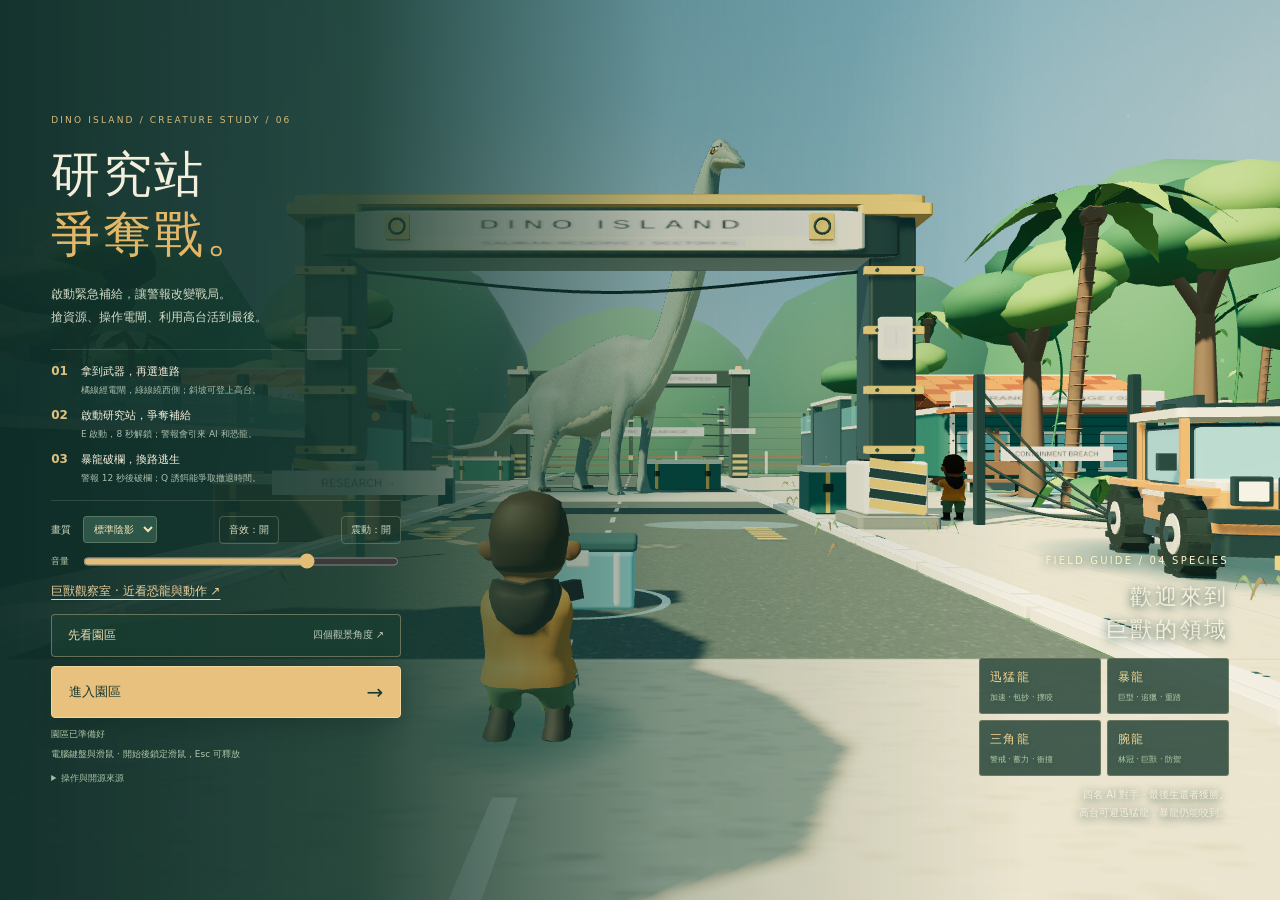
<file: index.html>
<!doctype html><html lang="zh-Hant"><head><meta charset="UTF-8"><meta name="viewport" content="width=device-width,initial-scale=1"><meta name="theme-color" content="#244e49"><title>恐龍島 — 巨獸禁區</title><link rel="icon" href="data:,">  <script type="module" crossorigin src="./assets/game-27f83cec.js"></script>
  <link rel="modulepreload" crossorigin href="./assets/CreatureMotion-9aa01bd0.js">
  <link rel="stylesheet" href="./assets/index-53382da6.css">
</head><body>
<div id="gameHUD">
 <header><div class="brand"><svg viewBox="0 0 48 48" aria-hidden="true"><path d="M7 36 12 26 10 15 22 6 39 9 43 19 33 24 24 20 21 28 29 38 24 42 17 34 13 42 7 42Z" fill="currentColor"/><circle cx="33" cy="13" r="2" fill="#244e49"/></svg><div><small>DINO ISLAND</small><h1>巨獸禁區</h1></div></div><div class="mission"><small>FIELD OBJECTIVE</small><b id="objective">前方藍箱：取得消音衝鋒槍</b><span id="zoneLabel"></span></div><div class="counters"><div><small>生還者</small><b id="remaining">5</b></div><div><small>擊倒</small><b id="kills">0</b></div><div><small>時間</small><b id="clock">0:00</b></div></div></header>
 <div class="heat"><span id="heatLabel">槍聲會吸引恐龍</span><div><i id="heatFill"></i></div></div><div id="feed"></div><div id="notice" role="status"></div>
 <section id="facilityHUD" aria-label="研究站狀態"><small>RESEARCH / 03</small><div><b>研究站補給</b><span id="facilityPhase">等待啟動</span></div><div class="facility-meter"><i id="facilityFill"></i></div><p id="facilityHint">橘線電閘捷徑 · 綠線西側步道</p></section><div id="threat" hidden><span id="threatArrow">▲</span><b id="threatText"></b></div><div id="worldLabels"></div><div id="lootMarker">◇ 補給</div><div id="aim"><i></i><i></i><i></i><i></i></div><div id="hit" hidden></div><div id="damage"></div>
 <div id="interact" hidden><kbd>E</kbd><div><small id="interactTitle">開啟補給</small><b id="interactLabel"></b></div></div>
 <footer><div class="map-health"><div class="map"><canvas id="minimap" width="200" height="200" aria-label="園區小地圖"></canvas><span>ISLAND SECTOR / 01</span><b>N</b></div><div class="health"><span>生命 <b id="health">100</b></span><div><i id="healthFill"></i></div></div></div><div class="quick"><div id="lureSlot"><kbd>Q</kbd><b>◉ 誘餌 <span id="lures">2</span></b><small id="lureTime">投向準星</small></div><p>WASD 移動 · Shift 奔跑 · E 設施／補給</p></div><div class="weapons"><div class="ammo"><small id="weaponName">獵場手槍</small><div><b id="ammo">12</b><span id="reserve">/ 36</span></div><small id="reloadText" hidden>換彈中…</small><i id="reloadBar"></i></div><div class="slots"><span id="weapon1" class="selected"><kbd>1</kbd> 手槍</span><span id="weapon2" class="locked"><kbd>2</kbd> 消音衝鋒槍</span></div><p>R 換彈 · 右鍵瞄準 · C 切換視角</p></div></footer>
 <button id="pauseButton" class="pause-button" aria-label="暫停遊戲">Ⅱ</button>
</div>
<section id="intro" class="overlay"><article><div class="eyebrow">DINO ISLAND / CREATURE STUDY / 06</div><h2>研究站<br><em>爭奪戰。</em></h2><p class="lead">啟動緊急補給，讓警報改變戰局。<br>搶資源、操作電閘、利用高台活到最後。</p><div class="brief"><div><b>01</b><span><strong>拿到武器，再選進路</strong><small>橘線經電閘，綠線繞西側；斜坡可登上高台。</small></span></div><div><b>02</b><span><strong>啟動研究站，爭奪補給</strong><small>E 啟動，8 秒解鎖；警報會引來 AI 和恐龍。</small></span></div><div><b>03</b><span><strong>暴龍破欄，換路逃生</strong><small>警報 12 秒後破欄；Q 誘餌能爭取撤退時間。</small></span></div></div><div class="settings" id="gameSettings"><label>畫質 <select id="quality"><option value="standard">標準陰影</option><option value="performance">流暢</option></select></label><button id="mute">音效：開</button><button id="motion">震動：開</button><label class="volume-label">音量 <input id="volume" type="range" min="0" max="100" value="72" aria-label="音效音量"></label></div><a class="creature-link" href="./creatures.html">巨獸觀察室 · 近看恐龍與動作 ↗</a><button id="tour" class="secondary" disabled>先看園區 <span>四個觀景角度 ↗</span></button><button id="start" class="primary" disabled>進入園區 <span>→</span></button><p id="load" role="status">正在準備角色與園區…</p><small class="desktop">電腦鍵盤與滑鼠 · 開始後鎖定滑鼠，Esc 可釋放</small><details><summary>操作與開源來源</summary><p>WASD 移動 · Shift 奔跑 · 左鍵射擊 · 右鍵瞄準<br>E 設施／補給 · Q 誘餌 · R 換彈 · 1 / 2 武器 · C 視角<br>使用 <a href="https://github.com/UstymUkhman/YetAnotherZombieHorror" target="_blank" rel="noreferrer">YAZH</a> 的角色控制、鏡頭、武器射線與 BVH 碰撞。<a href="./LICENSE-YAZH.txt">MIT 授權</a> · Quaternius CC0 模型。單機與 AI 對戰。</p></details></article><aside class="field-guide"><span>FIELD GUIDE / 04 SPECIES</span><b>歡迎來到<br>巨獸的領域</b><div class="species-grid"><div><strong>迅猛龍</strong><small>加速 · 包抄 · 撲咬</small></div><div><strong>暴龍</strong><small>巨型 · 追獵 · 重踏</small></div><div><strong>三角龍</strong><small>警戒 · 蓄力 · 衝撞</small></div><div><strong>腕龍</strong><small>林冠 · 巨獸 · 防禦</small></div></div><p>四名 AI 對手 · 最後生還者獲勝。<br>高台可避迅猛龍，暴龍仍能咬到。</p></aside></section>
<section id="pauseLayer" class="overlay" hidden><article class="compact"><div class="eyebrow">TAKE A BREATH</div><h2>稍作停留</h2><p>遊戲已暫停。<br>E 設施／補給 · Q 誘餌 · R 換彈 · C 切換視角</p><div id="pauseSettings"></div><button id="resume" class="primary">繼續交鋒 <span>→</span></button></article></section>
<section id="outcome" class="overlay" hidden><article class="compact"><div class="eyebrow">ENCOUNTER COMPLETE</div><h2 id="resultTitle"></h2><p id="resultDetail"></p><p>換一條路線，試著讓恐龍幫你解決對手。</p><button id="retry" class="primary">再進園區 <span>↻</span></button></article></section>
<section id="tourLayer" hidden aria-label="園區導覽"><div class="tour-heading"><small>DINO ISLAND / FIELD VISIT</small><h2 id="tourCaption">入口廣場</h2><p>園區導覽 · Esc 返回</p></div><nav aria-label="觀景角度"><button data-view="entry">01 入口廣場</button><button data-view="rex">02 暴龍近景</button><button data-view="jungle">03 叢林步道</button><button data-view="research">04 研究站</button><label>畫質 <select id="tourQuality"><option value="standard">標準陰影</option><option value="performance">流暢</option></select></label><button id="tourExit">返回開始 →</button></nav></section>
</body></html>
</file>
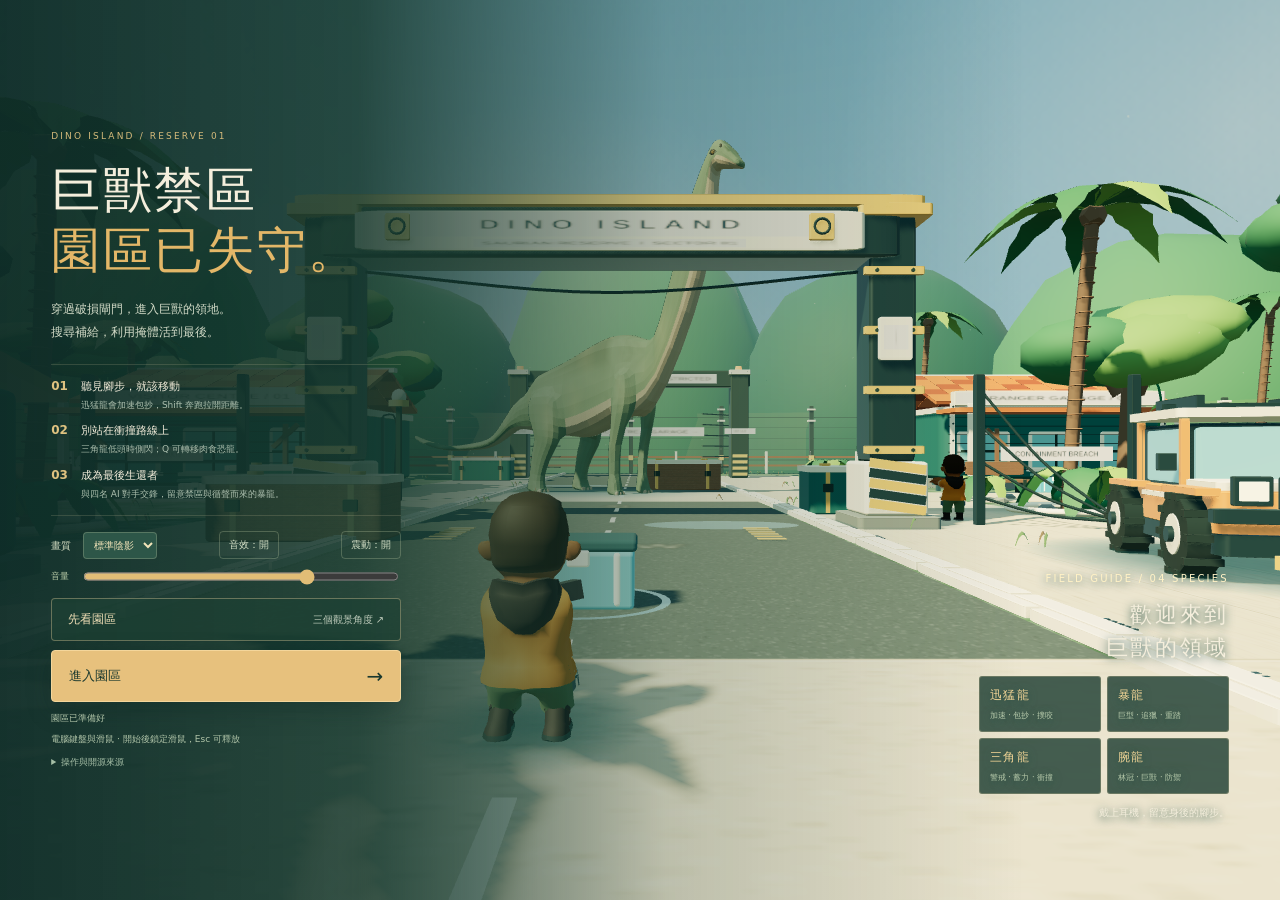
<file: art4/index.html>
<!doctype html><html lang="zh-Hant"><head><meta charset="UTF-8"><meta name="viewport" content="width=device-width,initial-scale=1"><meta name="theme-color" content="#244e49"><title>恐龍島 — 巨獸禁區</title><link rel="icon" href="data:,">  <script type="module" crossorigin src="./assets/index-2406dc14.js"></script>
  <link rel="stylesheet" href="./assets/index-0c5167b9.css">
</head><body>
<div id="gameHUD">
 <header><div class="brand"><svg viewBox="0 0 48 48" aria-hidden="true"><path d="M7 36 12 26 10 15 22 6 39 9 43 19 33 24 24 20 21 28 29 38 24 42 17 34 13 42 7 42Z" fill="currentColor"/><circle cx="33" cy="13" r="2" fill="#244e49"/></svg><div><small>DINO ISLAND</small><h1>巨獸禁區</h1></div></div><div class="mission"><small>FIELD OBJECTIVE</small><b id="objective">前方藍箱：取得消音衝鋒槍</b><span id="zoneLabel"></span></div><div class="counters"><div><small>生還者</small><b id="remaining">5</b></div><div><small>擊倒</small><b id="kills">0</b></div><div><small>時間</small><b id="clock">0:00</b></div></div></header>
 <div class="heat"><span id="heatLabel">槍聲會吸引恐龍</span><div><i id="heatFill"></i></div></div><div id="feed"></div><div id="notice" role="status"></div>
 <div id="threat" hidden><span id="threatArrow">▲</span><b id="threatText"></b></div><div id="worldLabels"></div><div id="lootMarker">◇ 補給</div><div id="aim"><i></i><i></i><i></i><i></i></div><div id="hit" hidden></div><div id="damage"></div>
 <div id="interact" hidden><kbd>E</kbd><div><small>開啟補給</small><b id="interactLabel"></b></div></div>
 <footer><div class="map-health"><div class="map"><canvas id="minimap" width="200" height="200" aria-label="園區小地圖"></canvas><span>ISLAND SECTOR / 01</span><b>N</b></div><div class="health"><span>生命 <b id="health">100</b></span><div><i id="healthFill"></i></div></div></div><div class="quick"><div id="lureSlot"><kbd>Q</kbd><b>◉ 誘餌 <span id="lures">2</span></b><small id="lureTime">投向準星</small></div><p>WASD 移動 · Shift 奔跑 · E 搜補給</p></div><div class="weapons"><div class="ammo"><small id="weaponName">獵場手槍</small><div><b id="ammo">12</b><span id="reserve">/ 36</span></div><small id="reloadText" hidden>換彈中…</small><i id="reloadBar"></i></div><div class="slots"><span id="weapon1" class="selected"><kbd>1</kbd> 手槍</span><span id="weapon2" class="locked"><kbd>2</kbd> 消音衝鋒槍</span></div><p>R 換彈 · 右鍵瞄準 · C 切換視角</p></div></footer>
 <button id="pauseButton" class="pause-button" aria-label="暫停遊戲">Ⅱ</button>
</div>
<section id="intro" class="overlay"><article><div class="eyebrow">DINO ISLAND / RESERVE 01</div><h2>巨獸禁區<br><em>園區已失守。</em></h2><p class="lead">穿過破損閘門，進入巨獸的領地。<br>搜尋補給，利用掩體活到最後。</p><div class="brief"><div><b>01</b><span><strong>聽見腳步，就該移動</strong><small>迅猛龍會加速包抄，Shift 奔跑拉開距離。</small></span></div><div><b>02</b><span><strong>別站在衝撞路線上</strong><small>三角龍低頭時側閃；Q 可轉移肉食恐龍。</small></span></div><div><b>03</b><span><strong>成為最後生還者</strong><small>與四名 AI 對手交鋒，留意禁區與循聲而來的暴龍。</small></span></div></div><div class="settings" id="gameSettings"><label>畫質 <select id="quality"><option value="standard">標準陰影</option><option value="performance">流暢</option></select></label><button id="mute">音效：開</button><button id="motion">震動：開</button><label class="volume-label">音量 <input id="volume" type="range" min="0" max="100" value="72" aria-label="音效音量"></label></div><button id="tour" class="secondary" disabled>先看園區 <span>三個觀景角度 ↗</span></button><button id="start" class="primary" disabled>進入園區 <span>→</span></button><p id="load" role="status">正在準備角色與園區…</p><small class="desktop">電腦鍵盤與滑鼠 · 開始後鎖定滑鼠，Esc 可釋放</small><details><summary>操作與開源來源</summary><p>WASD 移動 · Shift 奔跑 · 左鍵射擊 · 右鍵瞄準<br>E 搜補給 · Q 誘餌 · R 換彈 · 1 / 2 武器 · C 視角<br>使用 <a href="https://github.com/UstymUkhman/YetAnotherZombieHorror" target="_blank" rel="noreferrer">YAZH</a> 的角色控制、鏡頭、武器射線與 BVH 碰撞。<a href="./LICENSE-YAZH.txt">MIT 授權</a> · Quaternius CC0 模型。單機與 AI 對戰。</p></details></article><aside class="field-guide"><span>FIELD GUIDE / 04 SPECIES</span><b>歡迎來到<br>巨獸的領域</b><div class="species-grid"><div><strong>迅猛龍</strong><small>加速 · 包抄 · 撲咬</small></div><div><strong>暴龍</strong><small>巨型 · 追獵 · 重踏</small></div><div><strong>三角龍</strong><small>警戒 · 蓄力 · 衝撞</small></div><div><strong>腕龍</strong><small>林冠 · 巨獸 · 防禦</small></div></div><p>戴上耳機，留意身後的腳步。</p></aside></section>
<section id="pauseLayer" class="overlay" hidden><article class="compact"><div class="eyebrow">TAKE A BREATH</div><h2>稍作停留</h2><p>遊戲已暫停。<br>E 搜補給 · Q 誘餌 · R 換彈 · C 切換視角</p><div id="pauseSettings"></div><button id="resume" class="primary">繼續交鋒 <span>→</span></button></article></section>
<section id="outcome" class="overlay" hidden><article class="compact"><div class="eyebrow">ENCOUNTER COMPLETE</div><h2 id="resultTitle"></h2><p id="resultDetail"></p><p>換一條路線，試著讓恐龍幫你解決對手。</p><button id="retry" class="primary">再進園區 <span>↻</span></button></article></section>
<section id="tourLayer" hidden aria-label="園區導覽"><div class="tour-heading"><small>DINO ISLAND / FIELD VISIT</small><h2 id="tourCaption">入口廣場</h2><p>園區導覽 · Esc 返回</p></div><nav aria-label="觀景角度"><button data-view="entry">01 入口廣場</button><button data-view="rex">02 暴龍近景</button><button data-view="jungle">03 叢林步道</button><label>畫質 <select id="tourQuality"><option value="standard">標準陰影</option><option value="performance">流暢</option></select></label><button id="tourExit">返回開始 →</button></nav></section>
</body></html>
</file>
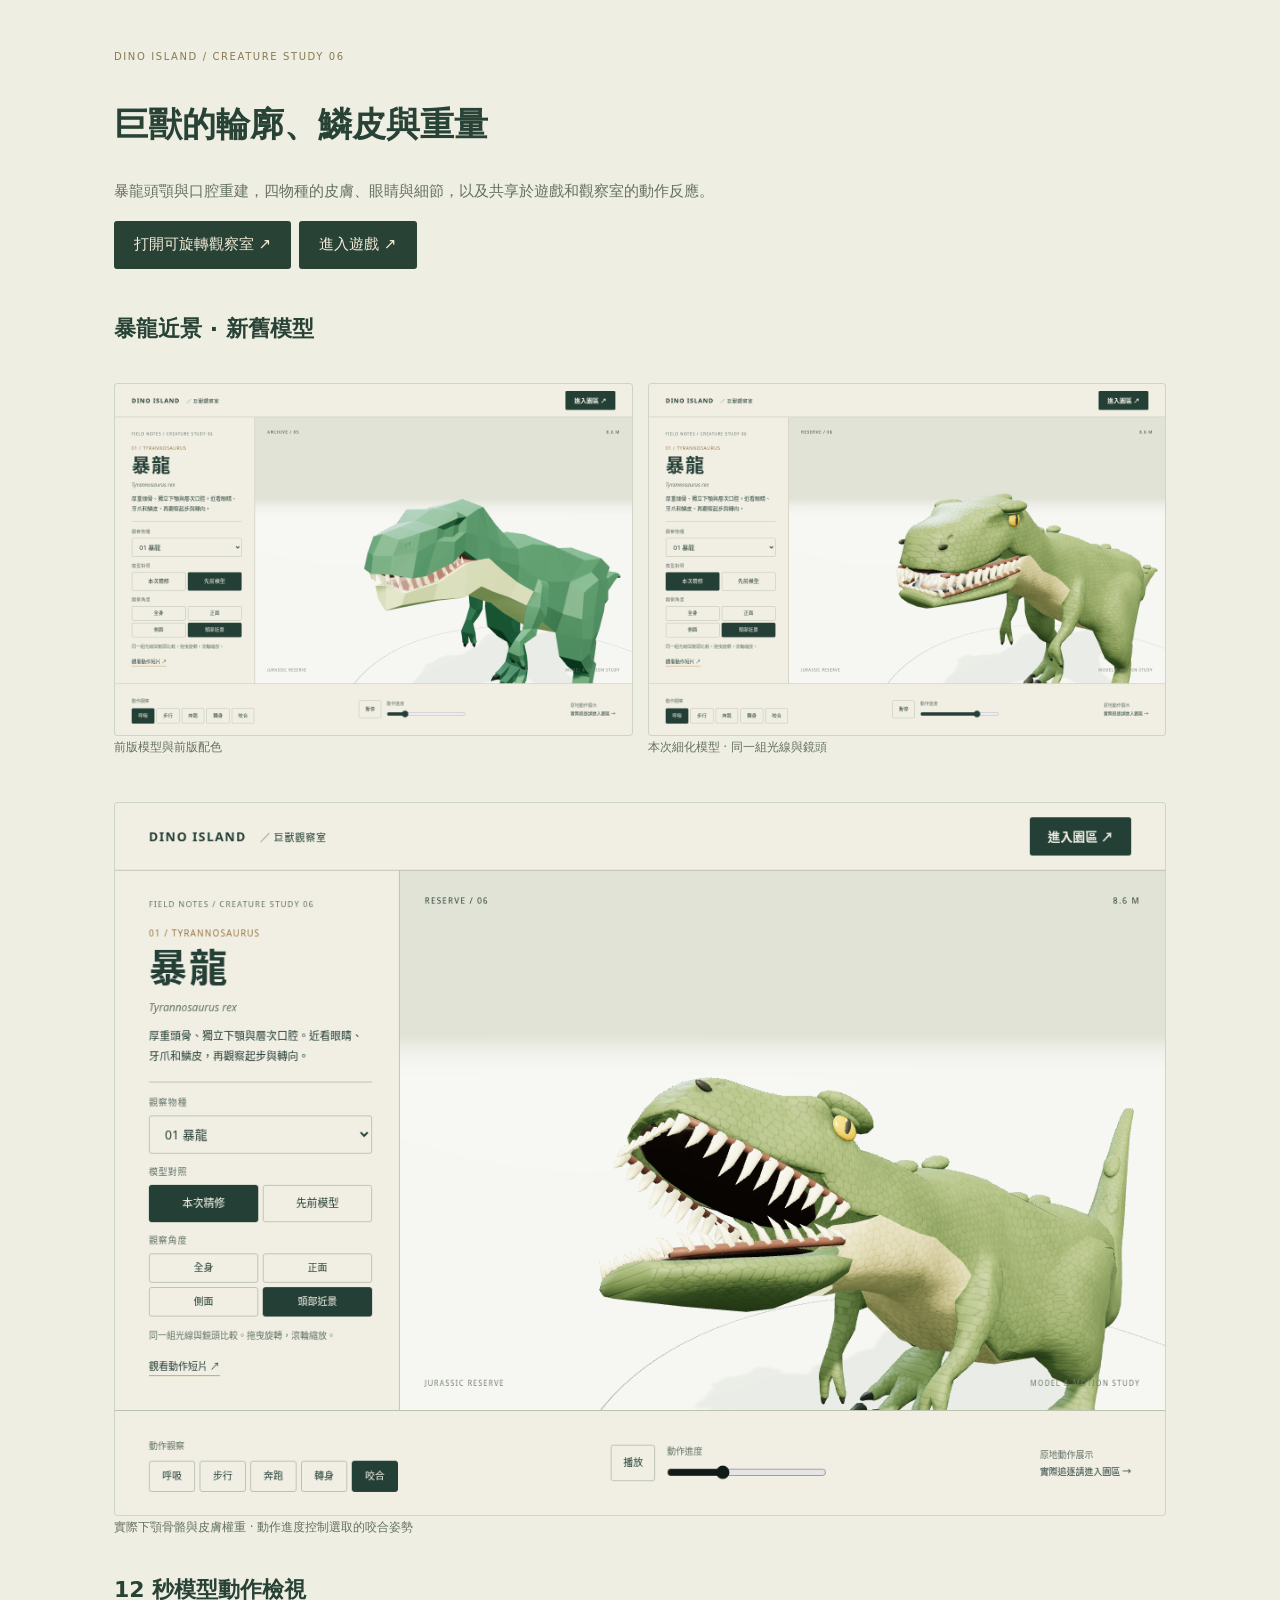
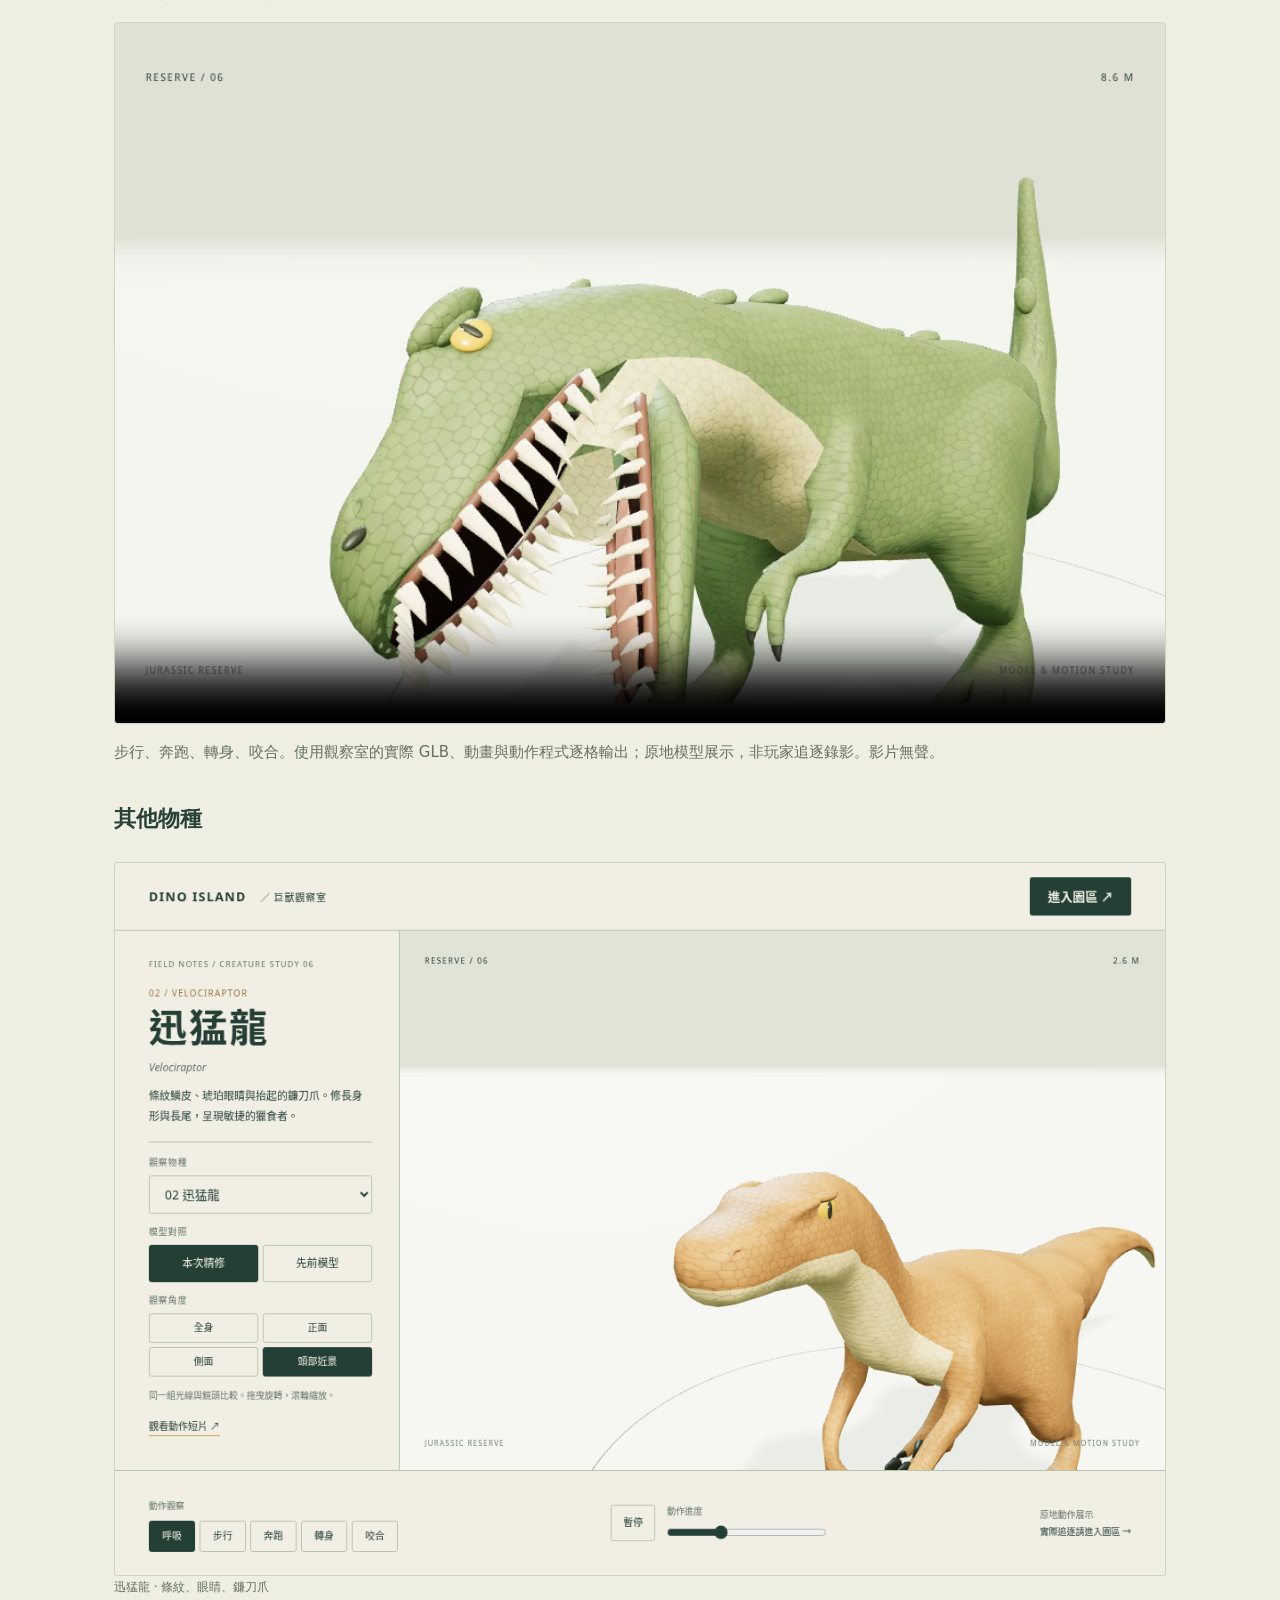
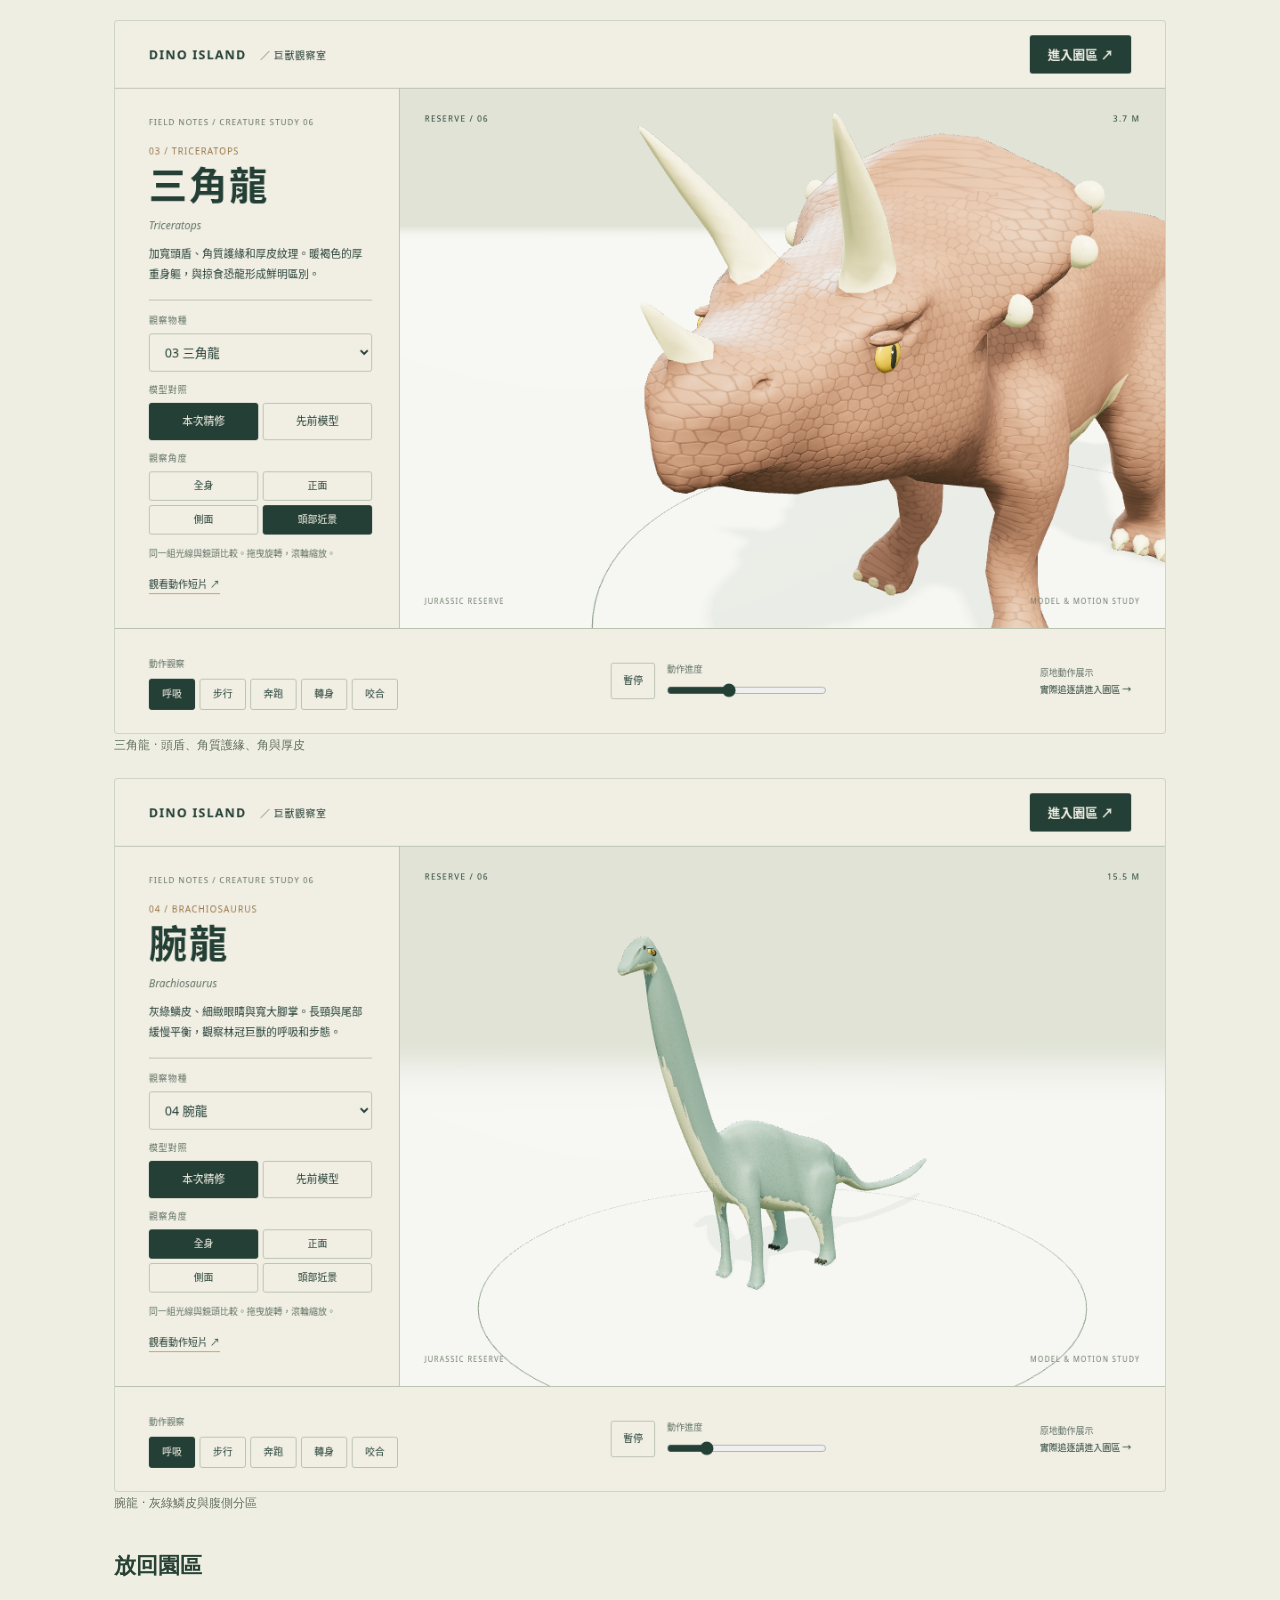
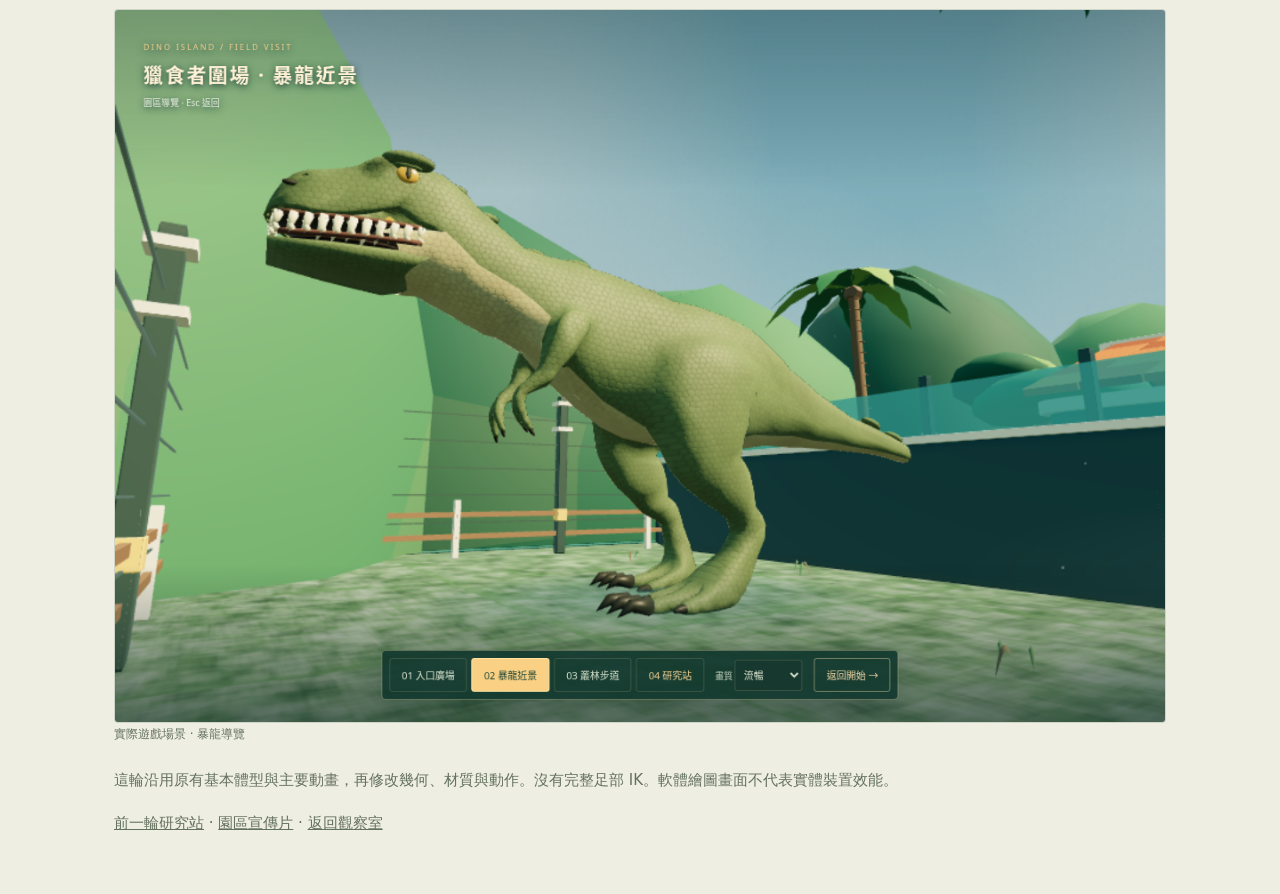
<file: gallery/index.html>
<!doctype html><html lang="zh-Hant"><head><meta charset="utf-8"><meta name="viewport" content="width=device-width,initial-scale=1"><title>巨獸觀察 · 模型與動作</title><style>*{box-sizing:border-box}body{margin:0;background:#eeeee2;color:#294236;font:15px/1.85 system-ui,sans-serif}main{max-width:1100px;margin:auto;padding:42px 24px}small{font-size:10px;letter-spacing:.16em;color:#887a53}h1{font-size:34px}h2{font-size:22px;margin:32px 0 12px}a{color:inherit}a.play{display:inline-block;background:#294236;color:#f5edda;padding:10px 20px;margin:0 8px 8px 0;text-decoration:none;border-radius:3px}p,figcaption{color:#64715f}figure{margin:22px 0}img,video{display:block;width:100%;height:auto;background:#dfe3d7;border-radius:4px;border:1px solid #9daa9544}.compare{display:grid;grid-template-columns:1fr 1fr;gap:15px}figcaption{font-size:12px}@media(max-width:650px){.compare{grid-template-columns:1fr}h1{font-size:27px}}</style></head><body><main><small>DINO ISLAND / CREATURE STUDY 06</small><h1>巨獸的輪廓、鱗皮與重量</h1><p>暴龍頭顎與口腔重建，四物種的皮膚、眼睛與細節，以及共享於遊戲和觀察室的動作反應。</p><a class="play" href="../creatures.html">打開可旋轉觀察室 ↗</a><a class="play" href="../?v=creatures6">進入遊戲 ↗</a><h2>暴龍近景 · 新舊模型</h2><div class="compare"><figure><img src="rex-before.png" alt="前版暴龍模型，同一組展示光線"><figcaption>前版模型與前版配色</figcaption></figure><figure><img src="rex-head.png" alt="本次暴龍頭顱、鱗皮、琥珀眼睛"><figcaption>本次細化模型 · 同一組光線與鏡頭</figcaption></figure></div><figure><img src="rex-mouth.png" alt="實際下顎張開，顯示上下牙齒、牙齦及舌頭"><figcaption>實際下顎骨骼與皮膚權重 · 動作進度控制選取的咬合姿勢</figcaption></figure><h2 id="motion">12 秒模型動作檢視</h2><video controls playsinline preload="metadata" poster="creature-motion-poster.png" src="creature-motion.mp4"></video><p>步行、奔跑、轉身、咬合。使用觀察室的實際 GLB、動畫與動作程式逐格輸出；原地模型展示，非玩家追逐錄影。影片無聲。</p><h2>其他物種</h2><figure><img src="raptor-head.png" loading="lazy" alt="迅猛龍暖褐色皮膚與眼睛"><figcaption>迅猛龍 · 條紋、眼睛、鐮刀爪</figcaption></figure><figure><img src="trike-head.png" loading="lazy" alt="三角龍頭盾、角與厚皮"><figcaption>三角龍 · 頭盾、角質護緣、角與厚皮</figcaption></figure><figure><img src="brachio-full.png" loading="lazy" alt="腕龍灰綠皮膚與長頸全身"><figcaption>腕龍 · 灰綠鱗皮與腹側分區</figcaption></figure><h2>放回園區</h2><figure><img src="rex-game.png" loading="lazy" alt="遊戲圍場中的細化暴龍"><figcaption>實際遊戲場景 · 暴龍導覽</figcaption></figure><p>這輪沿用原有基本體型與主要動畫，再修改幾何、材質與動作。沒有完整足部 IK。軟體繪圖畫面不代表實體裝置效能。</p><p><a href="../research5/gallery/">前一輪研究站</a> · <a href="../promo/">園區宣傳片</a> · <a href="../creatures.html">返回觀察室</a></p></main></body></html>
</file>
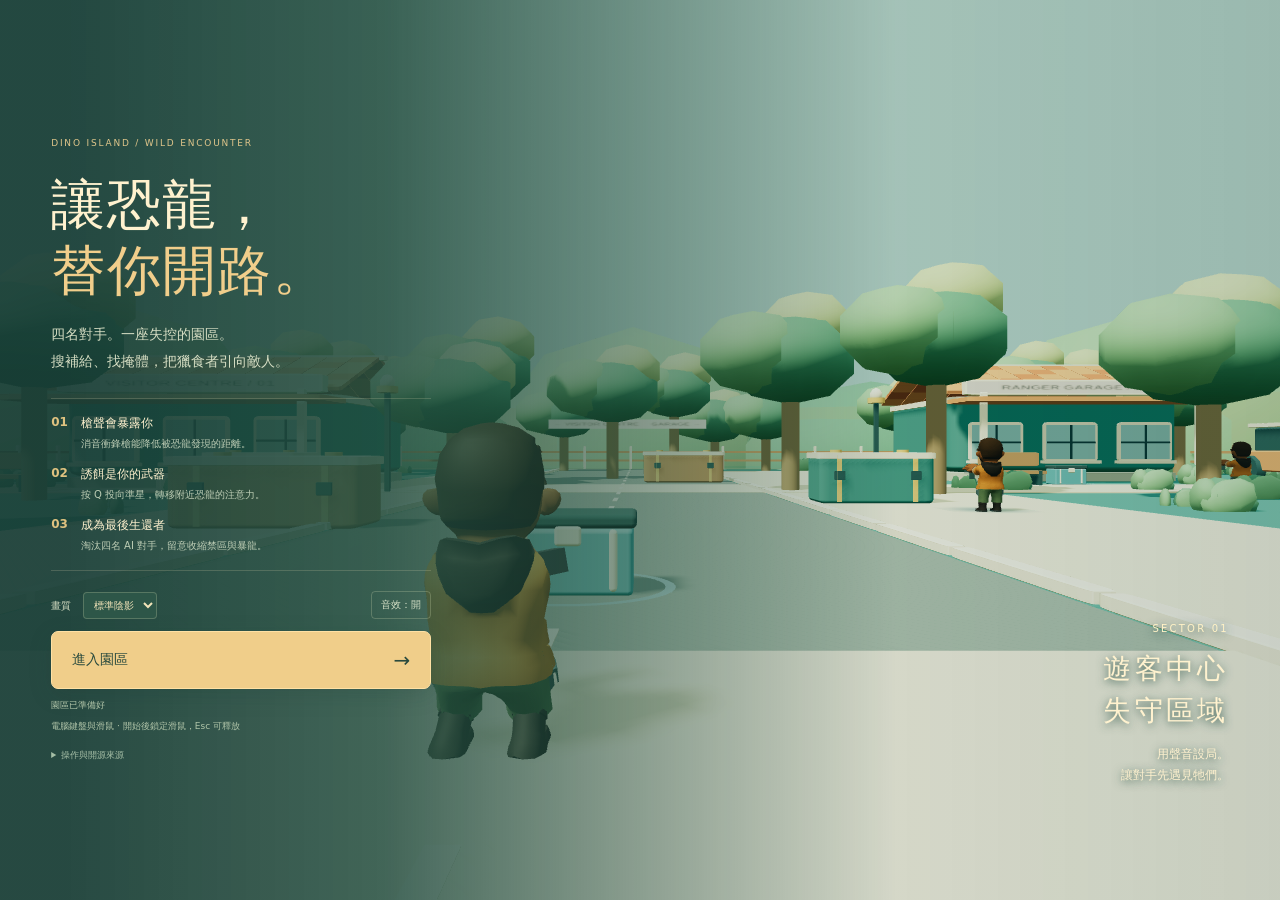
<file: hunt2/index.html>
<!doctype html><html lang="zh-Hant"><head><meta charset="UTF-8"><meta name="viewport" content="width=device-width,initial-scale=1"><meta name="theme-color" content="#244e49"><title>恐龍島 — 獵場交鋒</title><link rel="icon" href="data:,">  <script type="module" crossorigin src="./assets/index-57223980.js"></script>
  <link rel="stylesheet" href="./assets/index-6dc23680.css">
</head><body>
<div id="gameHUD">
 <header><div class="brand"><svg viewBox="0 0 48 48" aria-hidden="true"><path d="M7 36 12 26 10 15 22 6 39 9 43 19 33 24 24 20 21 28 29 38 24 42 17 34 13 42 7 42Z" fill="currentColor"/><circle cx="33" cy="13" r="2" fill="#244e49"/></svg><div><small>DINO ISLAND</small><h1>獵場交鋒</h1></div></div><div class="mission"><small>FIELD OBJECTIVE</small><b id="objective">前方藍箱：取得消音衝鋒槍</b><span id="zoneLabel"></span></div><div class="counters"><div><small>生還者</small><b id="remaining">5</b></div><div><small>擊倒</small><b id="kills">0</b></div><div><small>時間</small><b id="clock">0:00</b></div></div></header>
 <div class="heat"><span id="heatLabel">槍聲會吸引恐龍</span><div><i id="heatFill"></i></div></div><div id="feed"></div><div id="notice" role="status"></div>
 <div id="worldLabels"></div><div id="lootMarker">◇ 補給</div><div id="aim"><i></i><i></i><i></i><i></i></div><div id="hit" hidden></div><div id="damage"></div>
 <div id="interact" hidden><kbd>E</kbd><div><small>開啟補給</small><b id="interactLabel"></b></div></div>
 <footer><div class="map-health"><div class="map"><canvas id="minimap" width="200" height="200" aria-label="園區小地圖"></canvas><span>ISLAND SECTOR / 01</span><b>N</b></div><div class="health"><span>生命 <b id="health">100</b></span><div><i id="healthFill"></i></div></div></div><div class="quick"><div id="lureSlot"><kbd>Q</kbd><b>◉ 誘餌 <span id="lures">2</span></b><small id="lureTime">投向準星</small></div><p>WASD 移動 · Shift 奔跑 · E 搜補給</p></div><div class="weapons"><div class="ammo"><small id="weaponName">獵場手槍</small><div><b id="ammo">12</b><span id="reserve">/ 36</span></div><small id="reloadText" hidden>換彈中…</small><i id="reloadBar"></i></div><div class="slots"><span id="weapon1" class="selected"><kbd>1</kbd> 手槍</span><span id="weapon2" class="locked"><kbd>2</kbd> 消音衝鋒槍</span></div><p>R 換彈 · 右鍵瞄準 · C 切換視角</p></div></footer>
 <button id="pauseButton" class="pause-button" aria-label="暫停遊戲">Ⅱ</button>
</div>
<section id="intro" class="overlay"><article><div class="eyebrow">DINO ISLAND / WILD ENCOUNTER</div><h2>讓恐龍，<br><em>替你開路。</em></h2><p class="lead">四名對手。一座失控的園區。<br>搜補給、找掩體，把獵食者引向敵人。</p><div class="brief"><div><b>01</b><span><strong>槍聲會暴露你</strong><small>消音衝鋒槍能降低被恐龍發現的距離。</small></span></div><div><b>02</b><span><strong>誘餌是你的武器</strong><small>按 Q 投向準星，轉移附近恐龍的注意力。</small></span></div><div><b>03</b><span><strong>成為最後生還者</strong><small>淘汰四名 AI 對手，留意收縮禁區與暴龍。</small></span></div></div><div class="settings"><label>畫質 <select id="quality"><option value="standard">標準陰影</option><option value="performance">流暢</option></select></label><button id="mute">音效：開</button></div><button id="start" class="primary" disabled>進入園區 <span>→</span></button><p id="load" role="status">正在準備角色與園區…</p><small class="desktop">電腦鍵盤與滑鼠 · 開始後鎖定滑鼠，Esc 可釋放</small><details><summary>操作與開源來源</summary><p>WASD 移動 · Shift 奔跑 · 左鍵射擊 · 右鍵瞄準<br>E 搜補給 · Q 誘餌 · R 換彈 · 1 / 2 武器 · C 視角<br>使用 <a href="https://github.com/UstymUkhman/YetAnotherZombieHorror" target="_blank" rel="noreferrer">YAZH</a> 的角色控制、鏡頭、武器射線與 BVH 碰撞。<a href="./LICENSE-YAZH.txt">MIT 授權</a> · Quaternius CC0 模型。單機與 AI 對戰。</p></details></article><aside><span>SECTOR 01</span><b>遊客中心<br>失守區域</b><p>用聲音設局。<br>讓對手先遇見牠們。</p></aside></section>
<section id="pauseLayer" class="overlay" hidden><article class="compact"><div class="eyebrow">TAKE A BREATH</div><h2>稍作停留</h2><p>遊戲已暫停。<br>E 搜補給 · Q 誘餌 · R 換彈 · C 切換視角</p><button id="resume" class="primary">繼續交鋒 <span>→</span></button></article></section>
<section id="outcome" class="overlay" hidden><article class="compact"><div class="eyebrow">ENCOUNTER COMPLETE</div><h2 id="resultTitle"></h2><p id="resultDetail"></p><p>換一條路線，試著讓恐龍幫你解決對手。</p><button id="retry" class="primary">再進園區 <span>↻</span></button></article></section>
</body></html>
</file>
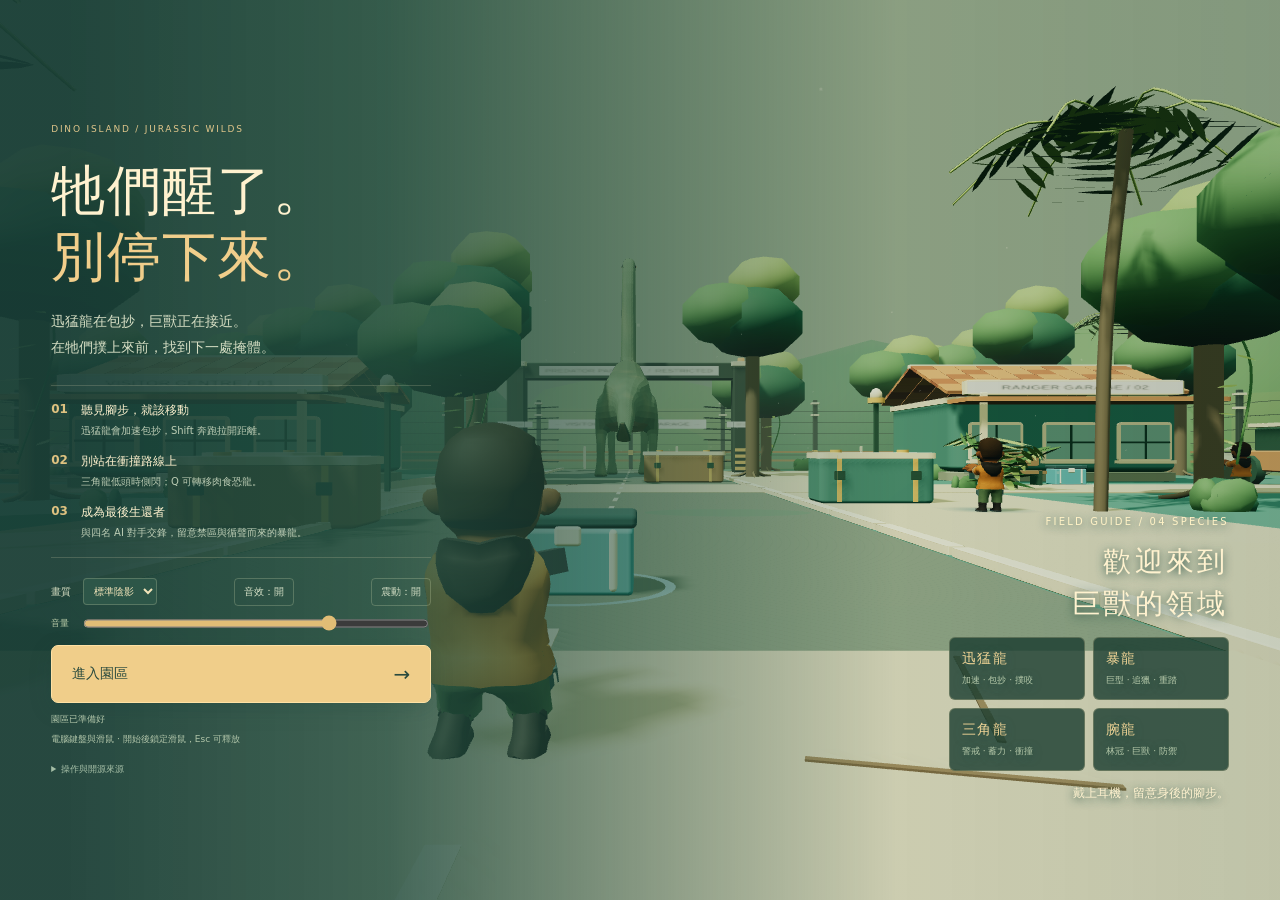
<file: jurassic3/index.html>
<!doctype html><html lang="zh-Hant"><head><meta charset="UTF-8"><meta name="viewport" content="width=device-width,initial-scale=1"><meta name="theme-color" content="#244e49"><title>恐龍島 — 巨獸禁區</title><link rel="icon" href="data:,">  <script type="module" crossorigin src="./assets/index-e9d3c39f.js"></script>
  <link rel="stylesheet" href="./assets/index-618dc932.css">
</head><body>
<div id="gameHUD">
 <header><div class="brand"><svg viewBox="0 0 48 48" aria-hidden="true"><path d="M7 36 12 26 10 15 22 6 39 9 43 19 33 24 24 20 21 28 29 38 24 42 17 34 13 42 7 42Z" fill="currentColor"/><circle cx="33" cy="13" r="2" fill="#244e49"/></svg><div><small>DINO ISLAND</small><h1>巨獸禁區</h1></div></div><div class="mission"><small>FIELD OBJECTIVE</small><b id="objective">前方藍箱：取得消音衝鋒槍</b><span id="zoneLabel"></span></div><div class="counters"><div><small>生還者</small><b id="remaining">5</b></div><div><small>擊倒</small><b id="kills">0</b></div><div><small>時間</small><b id="clock">0:00</b></div></div></header>
 <div class="heat"><span id="heatLabel">槍聲會吸引恐龍</span><div><i id="heatFill"></i></div></div><div id="feed"></div><div id="notice" role="status"></div>
 <div id="threat" hidden><span id="threatArrow">▲</span><b id="threatText"></b></div><div id="worldLabels"></div><div id="lootMarker">◇ 補給</div><div id="aim"><i></i><i></i><i></i><i></i></div><div id="hit" hidden></div><div id="damage"></div>
 <div id="interact" hidden><kbd>E</kbd><div><small>開啟補給</small><b id="interactLabel"></b></div></div>
 <footer><div class="map-health"><div class="map"><canvas id="minimap" width="200" height="200" aria-label="園區小地圖"></canvas><span>ISLAND SECTOR / 01</span><b>N</b></div><div class="health"><span>生命 <b id="health">100</b></span><div><i id="healthFill"></i></div></div></div><div class="quick"><div id="lureSlot"><kbd>Q</kbd><b>◉ 誘餌 <span id="lures">2</span></b><small id="lureTime">投向準星</small></div><p>WASD 移動 · Shift 奔跑 · E 搜補給</p></div><div class="weapons"><div class="ammo"><small id="weaponName">獵場手槍</small><div><b id="ammo">12</b><span id="reserve">/ 36</span></div><small id="reloadText" hidden>換彈中…</small><i id="reloadBar"></i></div><div class="slots"><span id="weapon1" class="selected"><kbd>1</kbd> 手槍</span><span id="weapon2" class="locked"><kbd>2</kbd> 消音衝鋒槍</span></div><p>R 換彈 · 右鍵瞄準 · C 切換視角</p></div></footer>
 <button id="pauseButton" class="pause-button" aria-label="暫停遊戲">Ⅱ</button>
</div>
<section id="intro" class="overlay"><article><div class="eyebrow">DINO ISLAND / JURASSIC WILDS</div><h2>牠們醒了。<br><em>別停下來。</em></h2><p class="lead">迅猛龍在包抄，巨獸正在接近。<br>在牠們撲上來前，找到下一處掩體。</p><div class="brief"><div><b>01</b><span><strong>聽見腳步，就該移動</strong><small>迅猛龍會加速包抄，Shift 奔跑拉開距離。</small></span></div><div><b>02</b><span><strong>別站在衝撞路線上</strong><small>三角龍低頭時側閃；Q 可轉移肉食恐龍。</small></span></div><div><b>03</b><span><strong>成為最後生還者</strong><small>與四名 AI 對手交鋒，留意禁區與循聲而來的暴龍。</small></span></div></div><div class="settings" id="gameSettings"><label>畫質 <select id="quality"><option value="standard">標準陰影</option><option value="performance">流暢</option></select></label><button id="mute">音效：開</button><button id="motion">震動：開</button><label class="volume-label">音量 <input id="volume" type="range" min="0" max="100" value="72" aria-label="音效音量"></label></div><button id="start" class="primary" disabled>進入園區 <span>→</span></button><p id="load" role="status">正在準備角色與園區…</p><small class="desktop">電腦鍵盤與滑鼠 · 開始後鎖定滑鼠，Esc 可釋放</small><details><summary>操作與開源來源</summary><p>WASD 移動 · Shift 奔跑 · 左鍵射擊 · 右鍵瞄準<br>E 搜補給 · Q 誘餌 · R 換彈 · 1 / 2 武器 · C 視角<br>使用 <a href="https://github.com/UstymUkhman/YetAnotherZombieHorror" target="_blank" rel="noreferrer">YAZH</a> 的角色控制、鏡頭、武器射線與 BVH 碰撞。<a href="./LICENSE-YAZH.txt">MIT 授權</a> · Quaternius CC0 模型。單機與 AI 對戰。</p></details></article><aside class="field-guide"><span>FIELD GUIDE / 04 SPECIES</span><b>歡迎來到<br>巨獸的領域</b><div class="species-grid"><div><strong>迅猛龍</strong><small>加速 · 包抄 · 撲咬</small></div><div><strong>暴龍</strong><small>巨型 · 追獵 · 重踏</small></div><div><strong>三角龍</strong><small>警戒 · 蓄力 · 衝撞</small></div><div><strong>腕龍</strong><small>林冠 · 巨獸 · 防禦</small></div></div><p>戴上耳機，留意身後的腳步。</p></aside></section>
<section id="pauseLayer" class="overlay" hidden><article class="compact"><div class="eyebrow">TAKE A BREATH</div><h2>稍作停留</h2><p>遊戲已暫停。<br>E 搜補給 · Q 誘餌 · R 換彈 · C 切換視角</p><div id="pauseSettings"></div><button id="resume" class="primary">繼續交鋒 <span>→</span></button></article></section>
<section id="outcome" class="overlay" hidden><article class="compact"><div class="eyebrow">ENCOUNTER COMPLETE</div><h2 id="resultTitle"></h2><p id="resultDetail"></p><p>換一條路線，試著讓恐龍幫你解決對手。</p><button id="retry" class="primary">再進園區 <span>↻</span></button></article></section>
</body></html>
</file>
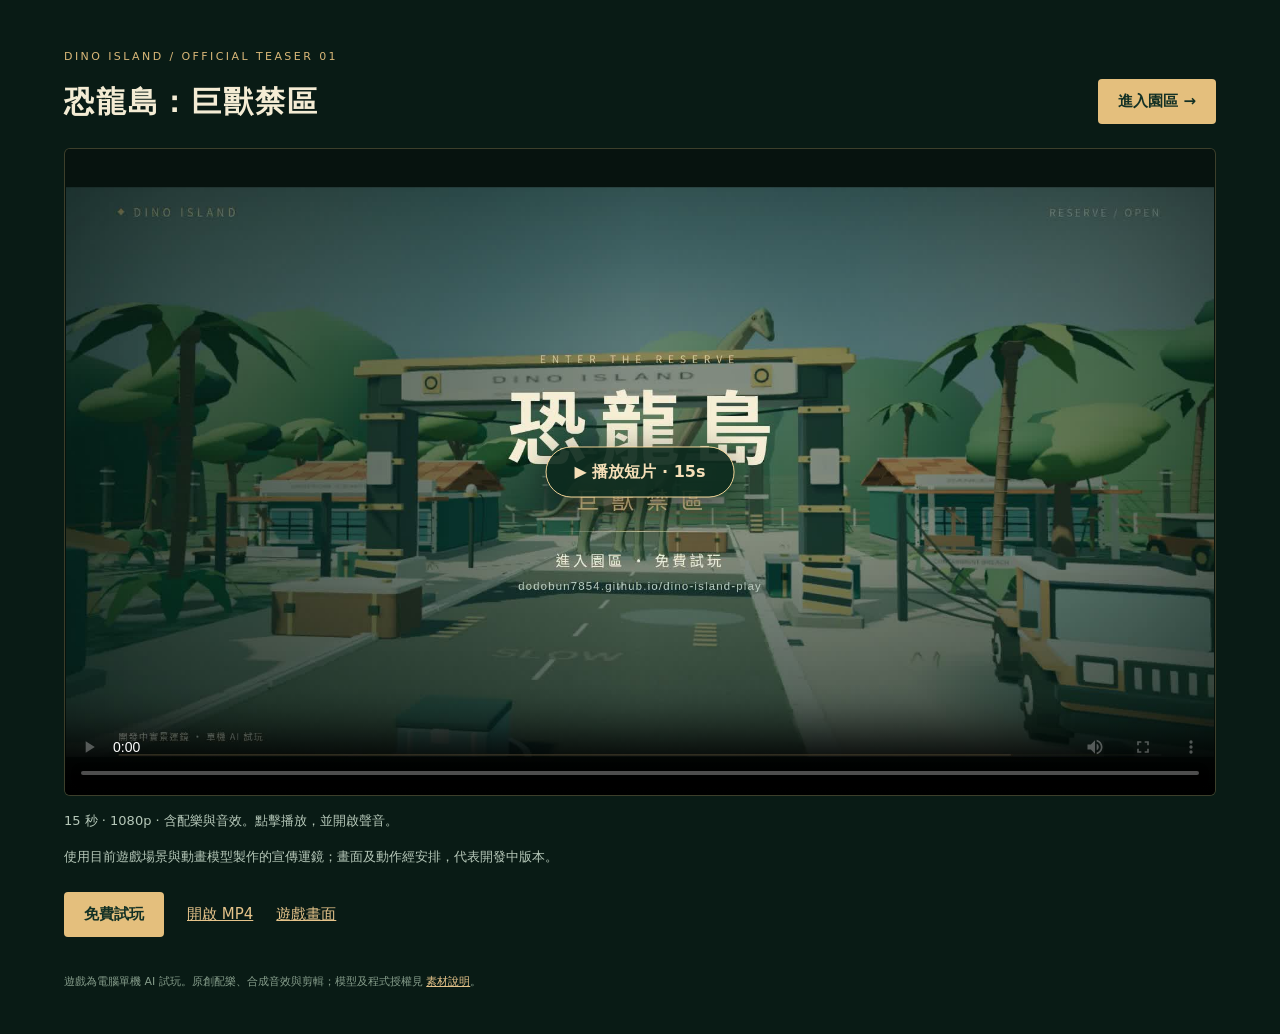
<file: promo/index.html>
<!doctype html><html lang="zh-Hant"><head><meta charset="utf-8"><meta name="viewport" content="width=device-width,initial-scale=1"><meta name="theme-color" content="#091b15"><title>恐龍島：巨獸禁區｜15 秒宣傳短片</title><meta property="og:title" content="恐龍島：巨獸禁區｜15 秒宣傳短片"><meta property="og:image" content="https://dodobun7854.github.io/dino-island-play/promo/poster.jpg"><style>
*{box-sizing:border-box}body{margin:0;background:#091b15;color:#f4ecd4;font:15px/1.8 system-ui,sans-serif}main{width:min(1200px,100%);margin:auto;padding:42px 24px}header{display:flex;align-items:end;justify-content:space-between;gap:25px;margin-bottom:24px}small{color:#d9b778;font-size:11px;letter-spacing:.22em}h1{font-size:30px;letter-spacing:.06em;line-height:1.5;margin:10px 0 0}video{display:block;width:100%;aspect-ratio:16/9;border:1px solid #d4ba7d44;border-radius:6px;background:#06120d}p{color:#b6c8b9;font-size:13px}a{color:#e5c38a}.play{display:inline-block;background:#e4bf7d;color:#133125;padding:9px 20px;text-decoration:none;border-radius:4px;white-space:nowrap;font-weight:700}.links{display:flex;gap:23px;align-items:center;flex-wrap:wrap;margin-top:23px}footer{margin-top:35px;color:#859c8a;font-size:11px}@media(max-width:620px){main{padding:28px 15px}h1{font-size:24px}header{display:block}header .play{margin-top:17px}p{font-size:12px}}
.player{position:relative}#startFilm{position:absolute;left:50%;top:50%;transform:translate(-50%,-50%);border:1px solid #edcf94;background:#0c291de8;color:#f5dfb8;border-radius:50px;padding:14px 28px;font:700 16px system-ui;cursor:pointer;box-shadow:0 8px 35px #0007}#startFilm:hover{background:#264f37}#startFilm:focus-visible{outline:3px solid #fff;outline-offset:5px}#startFilm[hidden]{display:none}
</style></head><body><main><header><div><small>DINO ISLAND / OFFICIAL TEASER 01</small><h1>恐龍島：巨獸禁區</h1></div><a class="play" href="../?v=art4">進入園區 →</a></header><div class="player"><video id="film" controls playsinline preload="metadata" poster="poster.jpg" aria-label="恐龍島十五秒宣傳短片"><source src="dino-island-15s.mp4" type="video/mp4">瀏覽器不支援影片播放，請使用下方 MP4 連結。</video><button id="startFilm" type="button">▶ 播放短片 · 15s</button></div><p>15 秒 · 1080p · 含配樂與音效。點擊播放，並開啟聲音。</p><p>使用目前遊戲場景與動畫模型製作的宣傳運鏡；畫面及動作經安排，代表開發中版本。</p><div class="links"><a class="play" href="../?v=art4">免費試玩</a><a href="dino-island-15s.mp4">開啟 MP4</a><a href="../gallery/">遊戲畫面</a></div><footer>遊戲為電腦單機 AI 試玩。原創配樂、合成音效與剪輯；模型及程式授權見 <a href="credits.txt">素材說明</a>。</footer></main><script>const film=document.getElementById('film'),button=document.getElementById('startFilm');button.onclick=()=>{film.volume=.8;film.play().catch(()=>{button.hidden=false;});};film.onplaying=()=>button.hidden=true;film.onended=()=>{button.textContent='↻ 再看一次';button.hidden=false;};</script></body></html>
</file>
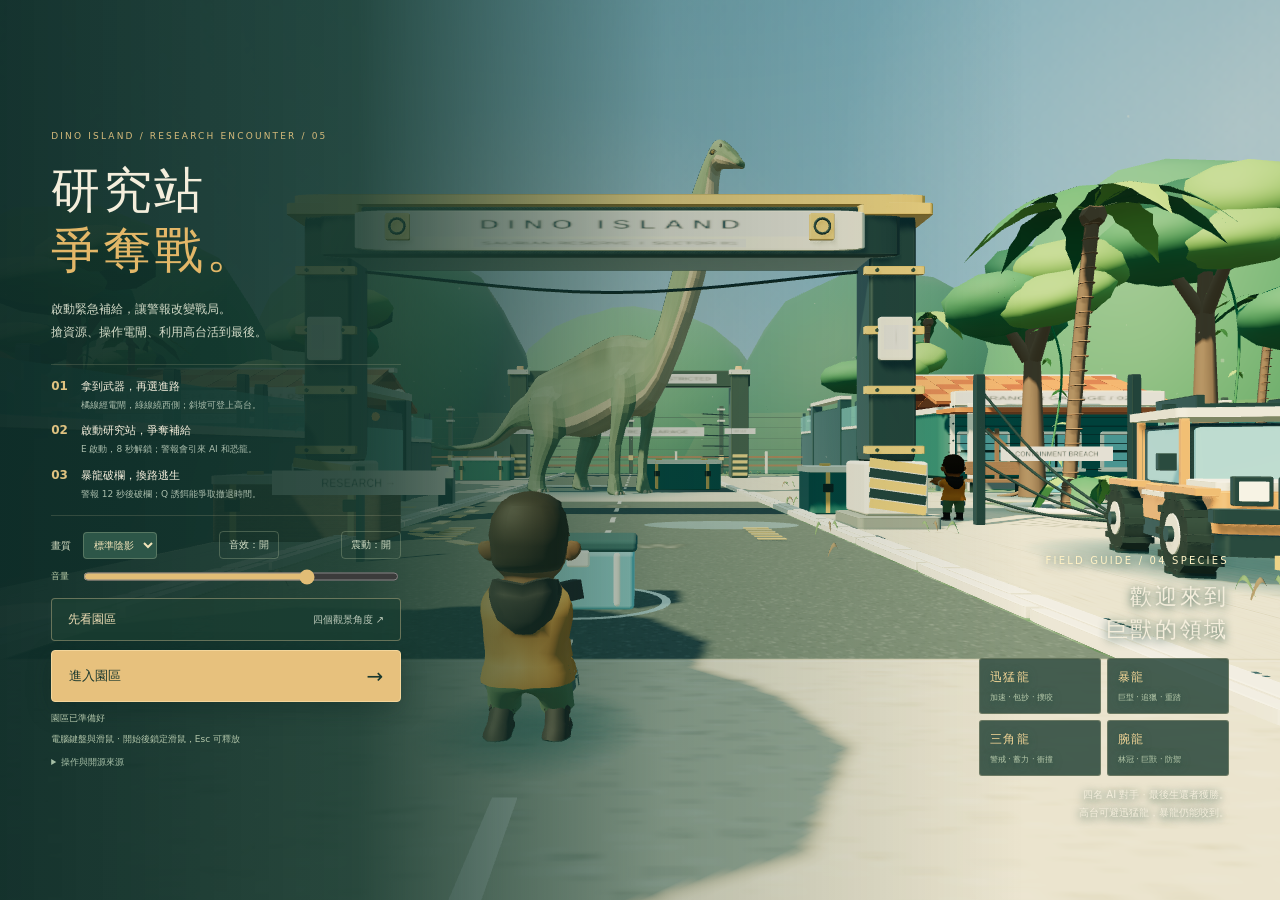
<file: research5/index.html>
<!doctype html><html lang="zh-Hant"><head><meta charset="UTF-8"><meta name="viewport" content="width=device-width,initial-scale=1"><meta name="theme-color" content="#244e49"><title>恐龍島 — 巨獸禁區</title><link rel="icon" href="data:,">  <script type="module" crossorigin src="./assets/index-58ad8705.js"></script>
  <link rel="stylesheet" href="./assets/index-f92014d4.css">
</head><body>
<div id="gameHUD">
 <header><div class="brand"><svg viewBox="0 0 48 48" aria-hidden="true"><path d="M7 36 12 26 10 15 22 6 39 9 43 19 33 24 24 20 21 28 29 38 24 42 17 34 13 42 7 42Z" fill="currentColor"/><circle cx="33" cy="13" r="2" fill="#244e49"/></svg><div><small>DINO ISLAND</small><h1>巨獸禁區</h1></div></div><div class="mission"><small>FIELD OBJECTIVE</small><b id="objective">前方藍箱：取得消音衝鋒槍</b><span id="zoneLabel"></span></div><div class="counters"><div><small>生還者</small><b id="remaining">5</b></div><div><small>擊倒</small><b id="kills">0</b></div><div><small>時間</small><b id="clock">0:00</b></div></div></header>
 <div class="heat"><span id="heatLabel">槍聲會吸引恐龍</span><div><i id="heatFill"></i></div></div><div id="feed"></div><div id="notice" role="status"></div>
 <section id="facilityHUD" aria-label="研究站狀態"><small>RESEARCH / 03</small><div><b>研究站補給</b><span id="facilityPhase">等待啟動</span></div><div class="facility-meter"><i id="facilityFill"></i></div><p id="facilityHint">橘線電閘捷徑 · 綠線西側步道</p></section><div id="threat" hidden><span id="threatArrow">▲</span><b id="threatText"></b></div><div id="worldLabels"></div><div id="lootMarker">◇ 補給</div><div id="aim"><i></i><i></i><i></i><i></i></div><div id="hit" hidden></div><div id="damage"></div>
 <div id="interact" hidden><kbd>E</kbd><div><small id="interactTitle">開啟補給</small><b id="interactLabel"></b></div></div>
 <footer><div class="map-health"><div class="map"><canvas id="minimap" width="200" height="200" aria-label="園區小地圖"></canvas><span>ISLAND SECTOR / 01</span><b>N</b></div><div class="health"><span>生命 <b id="health">100</b></span><div><i id="healthFill"></i></div></div></div><div class="quick"><div id="lureSlot"><kbd>Q</kbd><b>◉ 誘餌 <span id="lures">2</span></b><small id="lureTime">投向準星</small></div><p>WASD 移動 · Shift 奔跑 · E 設施／補給</p></div><div class="weapons"><div class="ammo"><small id="weaponName">獵場手槍</small><div><b id="ammo">12</b><span id="reserve">/ 36</span></div><small id="reloadText" hidden>換彈中…</small><i id="reloadBar"></i></div><div class="slots"><span id="weapon1" class="selected"><kbd>1</kbd> 手槍</span><span id="weapon2" class="locked"><kbd>2</kbd> 消音衝鋒槍</span></div><p>R 換彈 · 右鍵瞄準 · C 切換視角</p></div></footer>
 <button id="pauseButton" class="pause-button" aria-label="暫停遊戲">Ⅱ</button>
</div>
<section id="intro" class="overlay"><article><div class="eyebrow">DINO ISLAND / RESEARCH ENCOUNTER / 05</div><h2>研究站<br><em>爭奪戰。</em></h2><p class="lead">啟動緊急補給，讓警報改變戰局。<br>搶資源、操作電閘、利用高台活到最後。</p><div class="brief"><div><b>01</b><span><strong>拿到武器，再選進路</strong><small>橘線經電閘，綠線繞西側；斜坡可登上高台。</small></span></div><div><b>02</b><span><strong>啟動研究站，爭奪補給</strong><small>E 啟動，8 秒解鎖；警報會引來 AI 和恐龍。</small></span></div><div><b>03</b><span><strong>暴龍破欄，換路逃生</strong><small>警報 12 秒後破欄；Q 誘餌能爭取撤退時間。</small></span></div></div><div class="settings" id="gameSettings"><label>畫質 <select id="quality"><option value="standard">標準陰影</option><option value="performance">流暢</option></select></label><button id="mute">音效：開</button><button id="motion">震動：開</button><label class="volume-label">音量 <input id="volume" type="range" min="0" max="100" value="72" aria-label="音效音量"></label></div><button id="tour" class="secondary" disabled>先看園區 <span>四個觀景角度 ↗</span></button><button id="start" class="primary" disabled>進入園區 <span>→</span></button><p id="load" role="status">正在準備角色與園區…</p><small class="desktop">電腦鍵盤與滑鼠 · 開始後鎖定滑鼠，Esc 可釋放</small><details><summary>操作與開源來源</summary><p>WASD 移動 · Shift 奔跑 · 左鍵射擊 · 右鍵瞄準<br>E 設施／補給 · Q 誘餌 · R 換彈 · 1 / 2 武器 · C 視角<br>使用 <a href="https://github.com/UstymUkhman/YetAnotherZombieHorror" target="_blank" rel="noreferrer">YAZH</a> 的角色控制、鏡頭、武器射線與 BVH 碰撞。<a href="./LICENSE-YAZH.txt">MIT 授權</a> · Quaternius CC0 模型。單機與 AI 對戰。</p></details></article><aside class="field-guide"><span>FIELD GUIDE / 04 SPECIES</span><b>歡迎來到<br>巨獸的領域</b><div class="species-grid"><div><strong>迅猛龍</strong><small>加速 · 包抄 · 撲咬</small></div><div><strong>暴龍</strong><small>巨型 · 追獵 · 重踏</small></div><div><strong>三角龍</strong><small>警戒 · 蓄力 · 衝撞</small></div><div><strong>腕龍</strong><small>林冠 · 巨獸 · 防禦</small></div></div><p>四名 AI 對手 · 最後生還者獲勝。<br>高台可避迅猛龍，暴龍仍能咬到。</p></aside></section>
<section id="pauseLayer" class="overlay" hidden><article class="compact"><div class="eyebrow">TAKE A BREATH</div><h2>稍作停留</h2><p>遊戲已暫停。<br>E 設施／補給 · Q 誘餌 · R 換彈 · C 切換視角</p><div id="pauseSettings"></div><button id="resume" class="primary">繼續交鋒 <span>→</span></button></article></section>
<section id="outcome" class="overlay" hidden><article class="compact"><div class="eyebrow">ENCOUNTER COMPLETE</div><h2 id="resultTitle"></h2><p id="resultDetail"></p><p>換一條路線，試著讓恐龍幫你解決對手。</p><button id="retry" class="primary">再進園區 <span>↻</span></button></article></section>
<section id="tourLayer" hidden aria-label="園區導覽"><div class="tour-heading"><small>DINO ISLAND / FIELD VISIT</small><h2 id="tourCaption">入口廣場</h2><p>園區導覽 · Esc 返回</p></div><nav aria-label="觀景角度"><button data-view="entry">01 入口廣場</button><button data-view="rex">02 暴龍近景</button><button data-view="jungle">03 叢林步道</button><button data-view="research">04 研究站</button><label>畫質 <select id="tourQuality"><option value="standard">標準陰影</option><option value="performance">流暢</option></select></label><button id="tourExit">返回開始 →</button></nav></section>
</body></html>
</file>
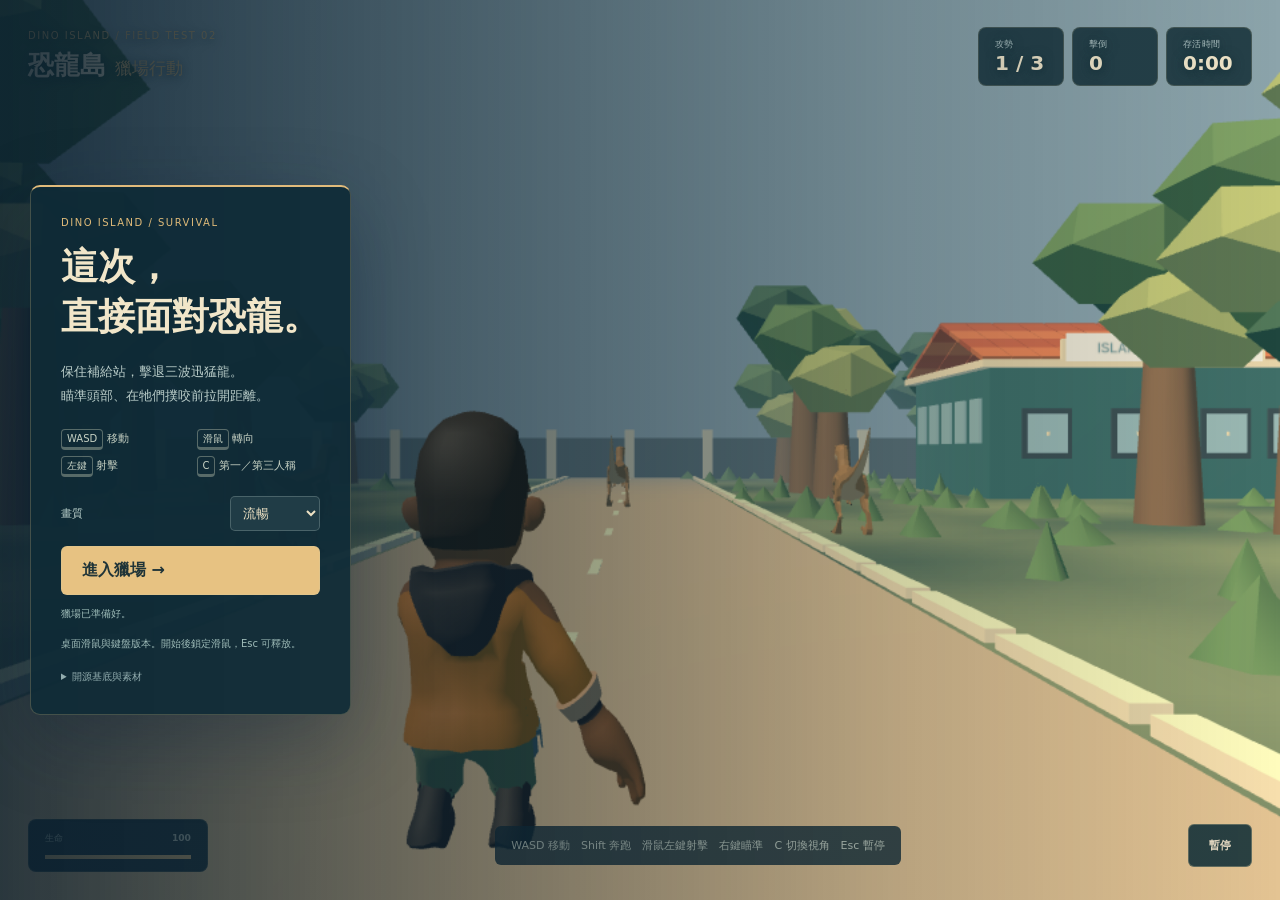
<file: waves/index.html>
<!doctype html><html lang="zh-Hant"><head><meta charset="UTF-8"><meta name="viewport" content="width=device-width,initial-scale=1"><title>恐龍島 · 獵場行動</title><link rel="icon" href="data:,">  <script type="module" crossorigin src="./assets/index-848ebe55.js"></script>
  <link rel="stylesheet" href="./assets/index-c0ab0bc0.css">
</head><body>
<header><div><small>DINO ISLAND / FIELD TEST 02</small><h1>恐龍島 <span>獵場行動</span></h1></div><div class="meters"><div><small>攻勢</small><b id="wave">1 / 3</b></div><div><small>擊倒</small><b id="kills">0</b></div><div><small>存活時間</small><b id="clock">0:00</b></div></div></header>
<div id="aim">＋</div><div id="hit" role="status"></div><div id="damage"></div>
<footer><div class="health"><small>生命 <b id="health">100</b></small><div><i id="healthFill"></i></div></div><p>WASD 移動　Shift 奔跑　滑鼠左鍵射擊　右鍵瞄準　C 切換視角　Esc 暫停</p><button id="pauseButton">暫停</button></footer>
<section id="intro" class="overlay"><article><div class="eyebrow">DINO ISLAND / SURVIVAL</div><h2>這次，<br>直接面對恐龍。</h2><p>保住補給站，擊退三波迅猛龍。<br>瞄準頭部、在牠們撲咬前拉開距離。</p><div class="controls"><span><kbd>WASD</kbd> 移動</span><span><kbd>滑鼠</kbd> 轉向</span><span><kbd>左鍵</kbd> 射擊</span><span><kbd>C</kbd> 第一／第三人稱</span></div><label class="quality">畫質 <select id="quality"><option value="performance">流暢</option><option value="standard">標準陰影</option></select></label><button id="start" disabled>進入獵場 →</button><p id="load" role="status">載入角色與恐龍…</p><small>桌面滑鼠與鍵盤版本。開始後鎖定滑鼠，Esc 可釋放。</small><details><summary>開源基底與素材</summary><p>改作自 <a href="https://github.com/UstymUkhman/YetAnotherZombieHorror" target="_blank" rel="noreferrer">YAZH</a>，保留其角色、鏡頭、射擊、敵人及 BVH 碰撞程式。<a href="./LICENSE-YAZH.txt">MIT 授權</a> · Quaternius CC0 角色與恐龍。場景與程序音效為本版製作。</p></details></article></section>
<section id="pauseLayer" class="overlay" hidden><article><div class="eyebrow">PAUSED</div><h2>稍作停留</h2><p>按下繼續，重新鎖定滑鼠。</p><button id="resume">繼續遊戲 →</button></article></section>
<section id="outcome" class="overlay" hidden><article><div class="eyebrow">ROUND COMPLETE</div><h2 id="resultTitle"></h2><p id="resultDetail"></p><button id="retry">再來一局 →</button></article></section>
</body></html>
</file>
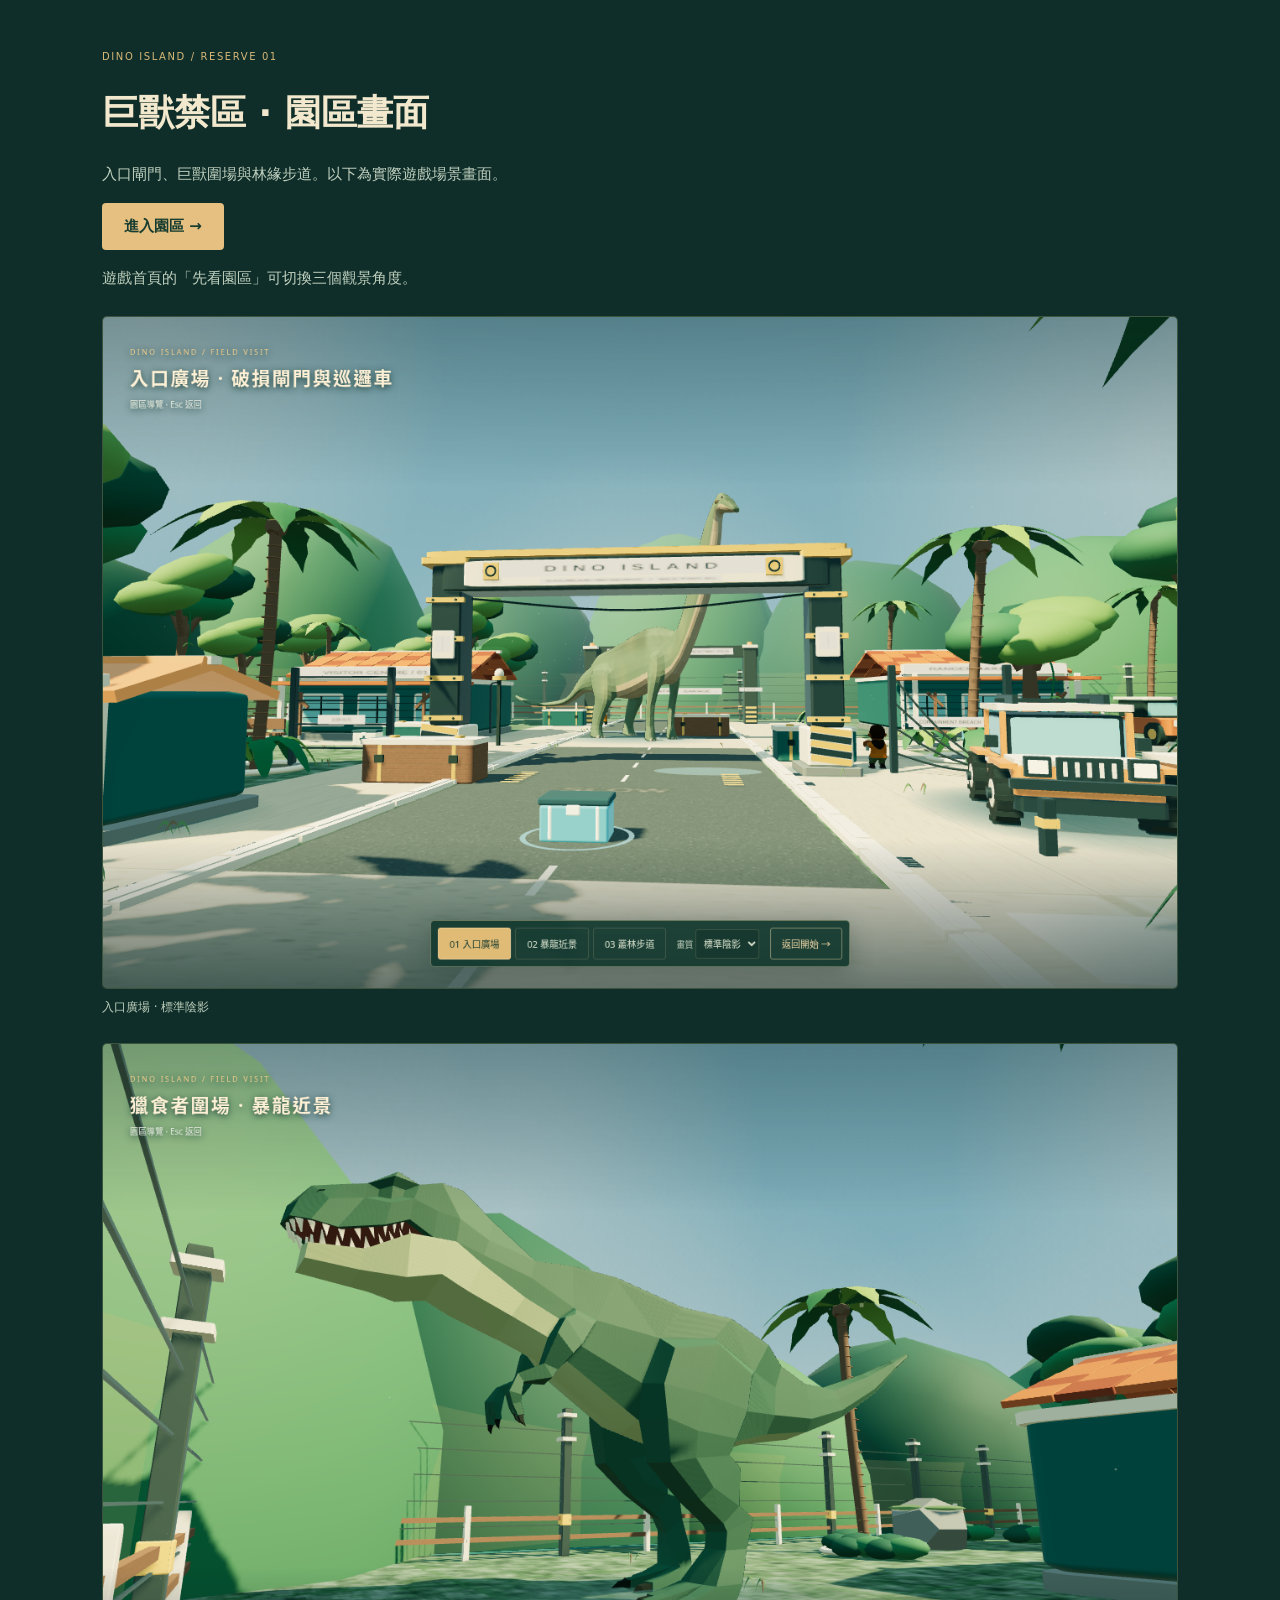
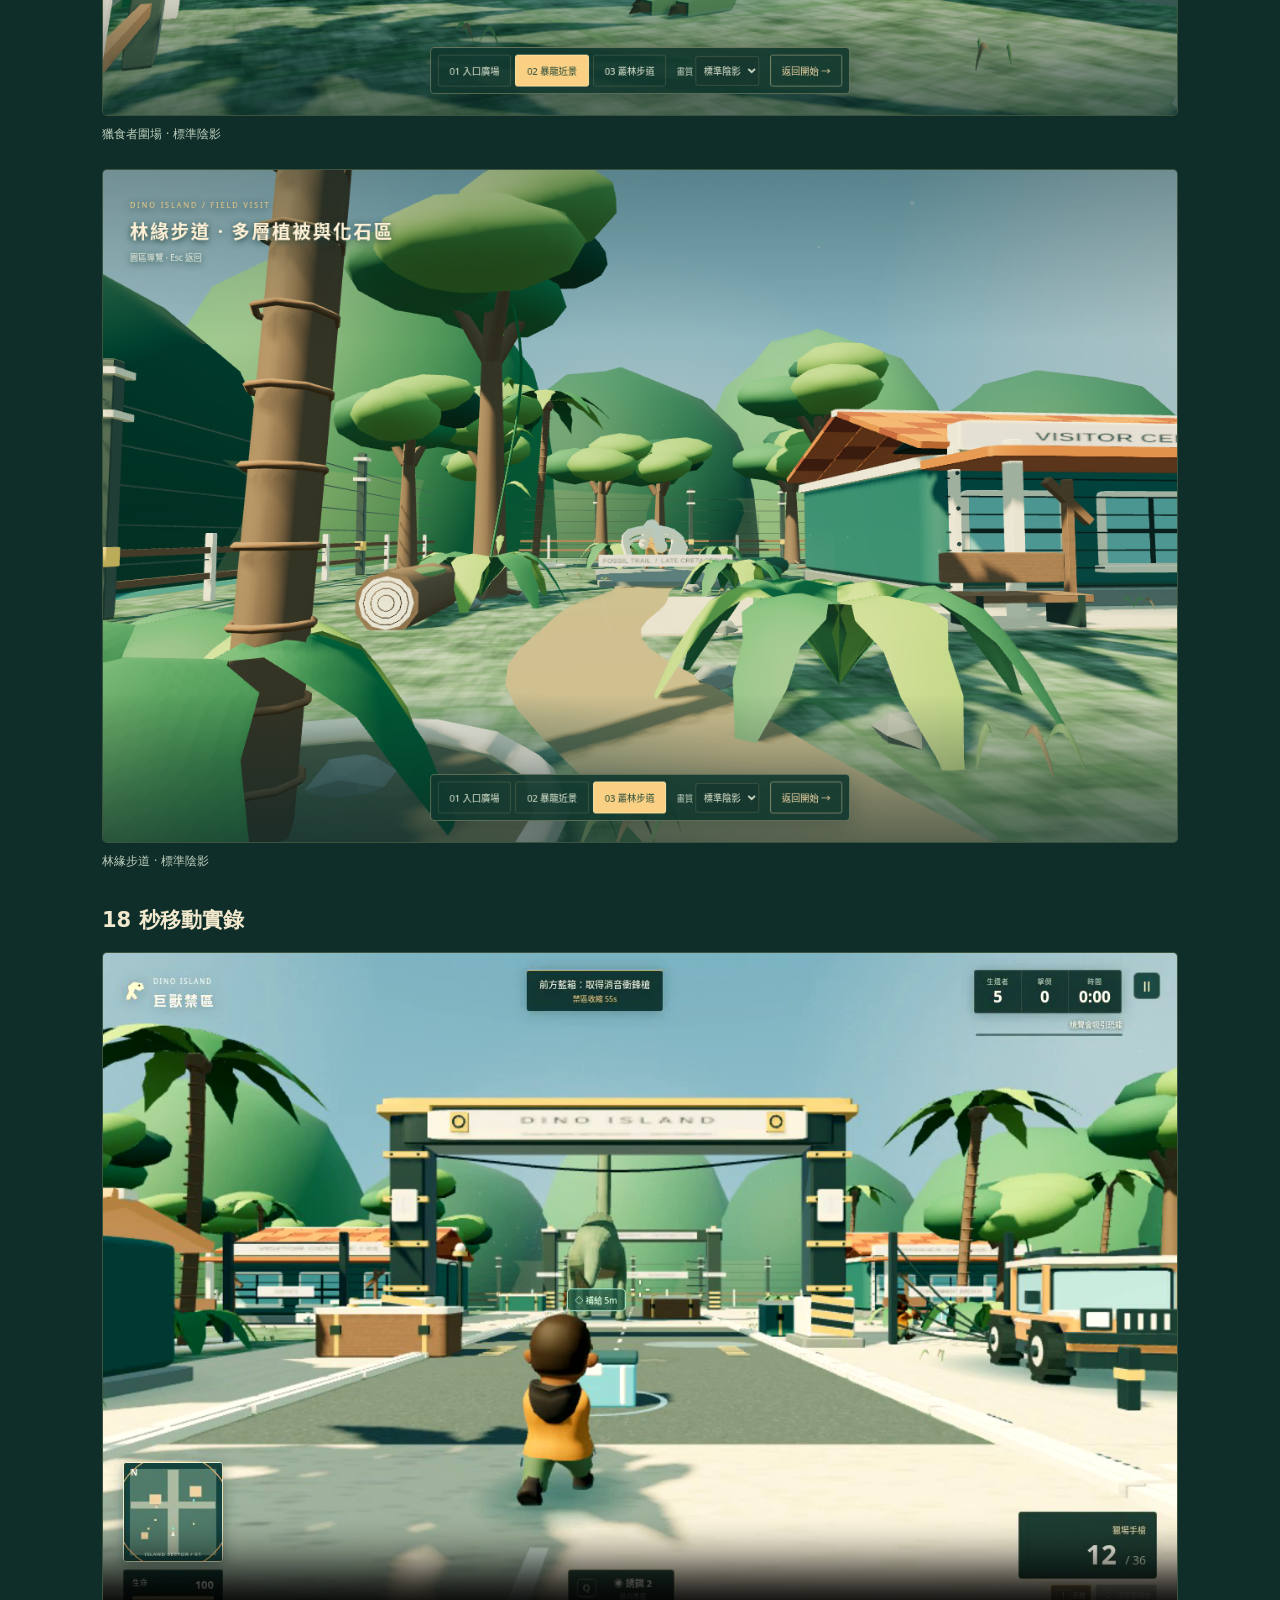
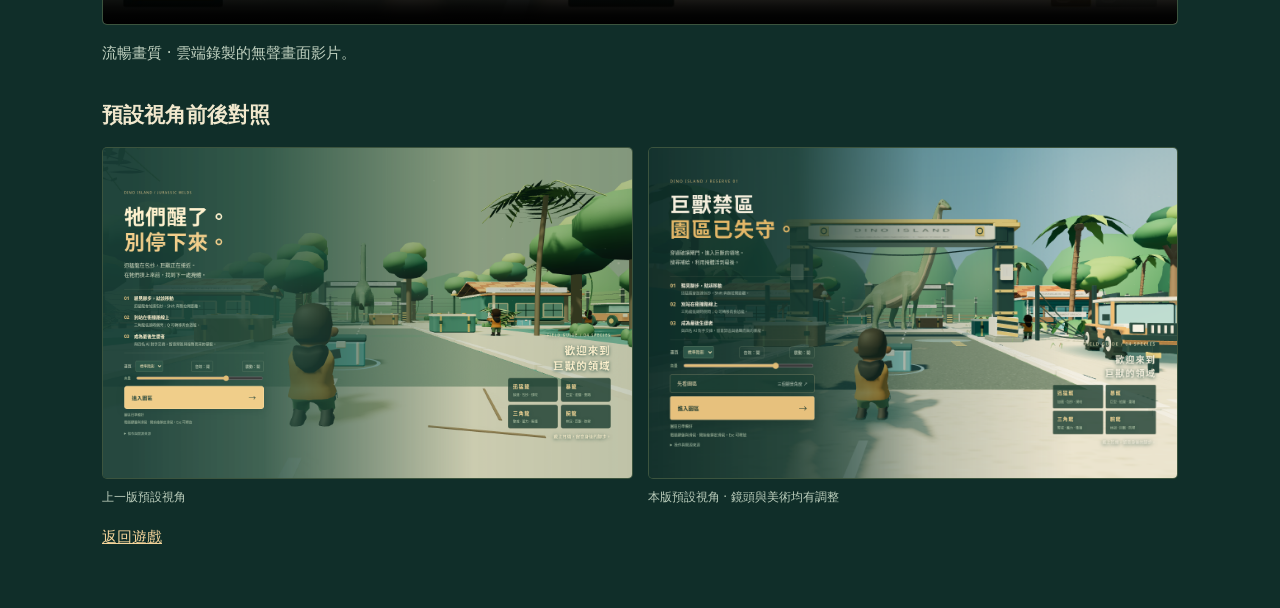
<file: art4/gallery/index.html>
<!doctype html><html lang="zh-Hant"><head><meta charset="utf-8"><meta name="viewport" content="width=device-width,initial-scale=1"><title>巨獸禁區 · 園區畫面</title><style>
*{box-sizing:border-box}body{margin:0;background:#102e29;color:#f1e8cd;font:15px/1.8 system-ui,sans-serif}main{max-width:1120px;margin:auto;padding:42px 22px}small{color:#d7b879;letter-spacing:.16em;font-size:10px}h1{font-size:36px;margin:12px 0}h2{font-size:21px;margin:30px 0 12px}p{color:#bfd0bf}a{color:#f4d49a}a.play{display:inline-block;background:#e5c081;color:#173c30;padding:10px 22px;border-radius:4px;text-decoration:none;font-weight:700}img,video{display:block;width:100%;height:auto;border-radius:5px;border:1px solid #d0bb7a33;background:#173b30}figure{margin:24px 0}figcaption{color:#bdcfbd;font-size:12px;margin-top:8px}.compare{display:grid;grid-template-columns:1fr 1fr;gap:15px}.compare figure{margin:0}@media(max-width:700px){.compare{grid-template-columns:1fr}h1{font-size:29px}}
</style></head><body><main><small>DINO ISLAND / RESERVE 01</small><h1>巨獸禁區 · 園區畫面</h1><p>入口閘門、巨獸圍場與林緣步道。以下為實際遊戲場景畫面。</p><a class="play" href="../?v=art4">進入園區 →</a><p>遊戲首頁的「先看園區」可切換三個觀景角度。</p>
<figure><img src="entry-standard.png" alt="入口廣場的組裝閘門、腕龍、巡邏車與棕櫚"><figcaption>入口廣場 · 標準陰影</figcaption></figure>
<figure><img src="rex-standard.png" loading="lazy" alt="獵食者圍場的暴龍近景，顯示頭部、牙齒與全身尺度"><figcaption>獵食者圍場 · 標準陰影</figcaption></figure>
<figure><img src="jungle-standard.png" loading="lazy" alt="林緣步道、折面葉片、倒木、藤蔓與化石區"><figcaption>林緣步道 · 標準陰影</figcaption></figure>
<h2>18 秒移動實錄</h2><video controls playsinline preload="metadata" poster="walk-poster.png" src="walkthrough.mp4"></video><p>流暢畫質 · 雲端錄製的無聲畫面影片。</p>
<h2>預設視角前後對照</h2><div class="compare"><figure><img src="before.png" loading="lazy" alt="上一版的預設入口視角"><figcaption>上一版預設視角</figcaption></figure><figure><img src="intro.png" loading="lazy" alt="本版改善後的預設入口視角"><figcaption>本版預設視角 · 鏡頭與美術均有調整</figcaption></figure></div>
<p><a href="../?v=art4">返回遊戲</a></p></main></body></html>
</file>
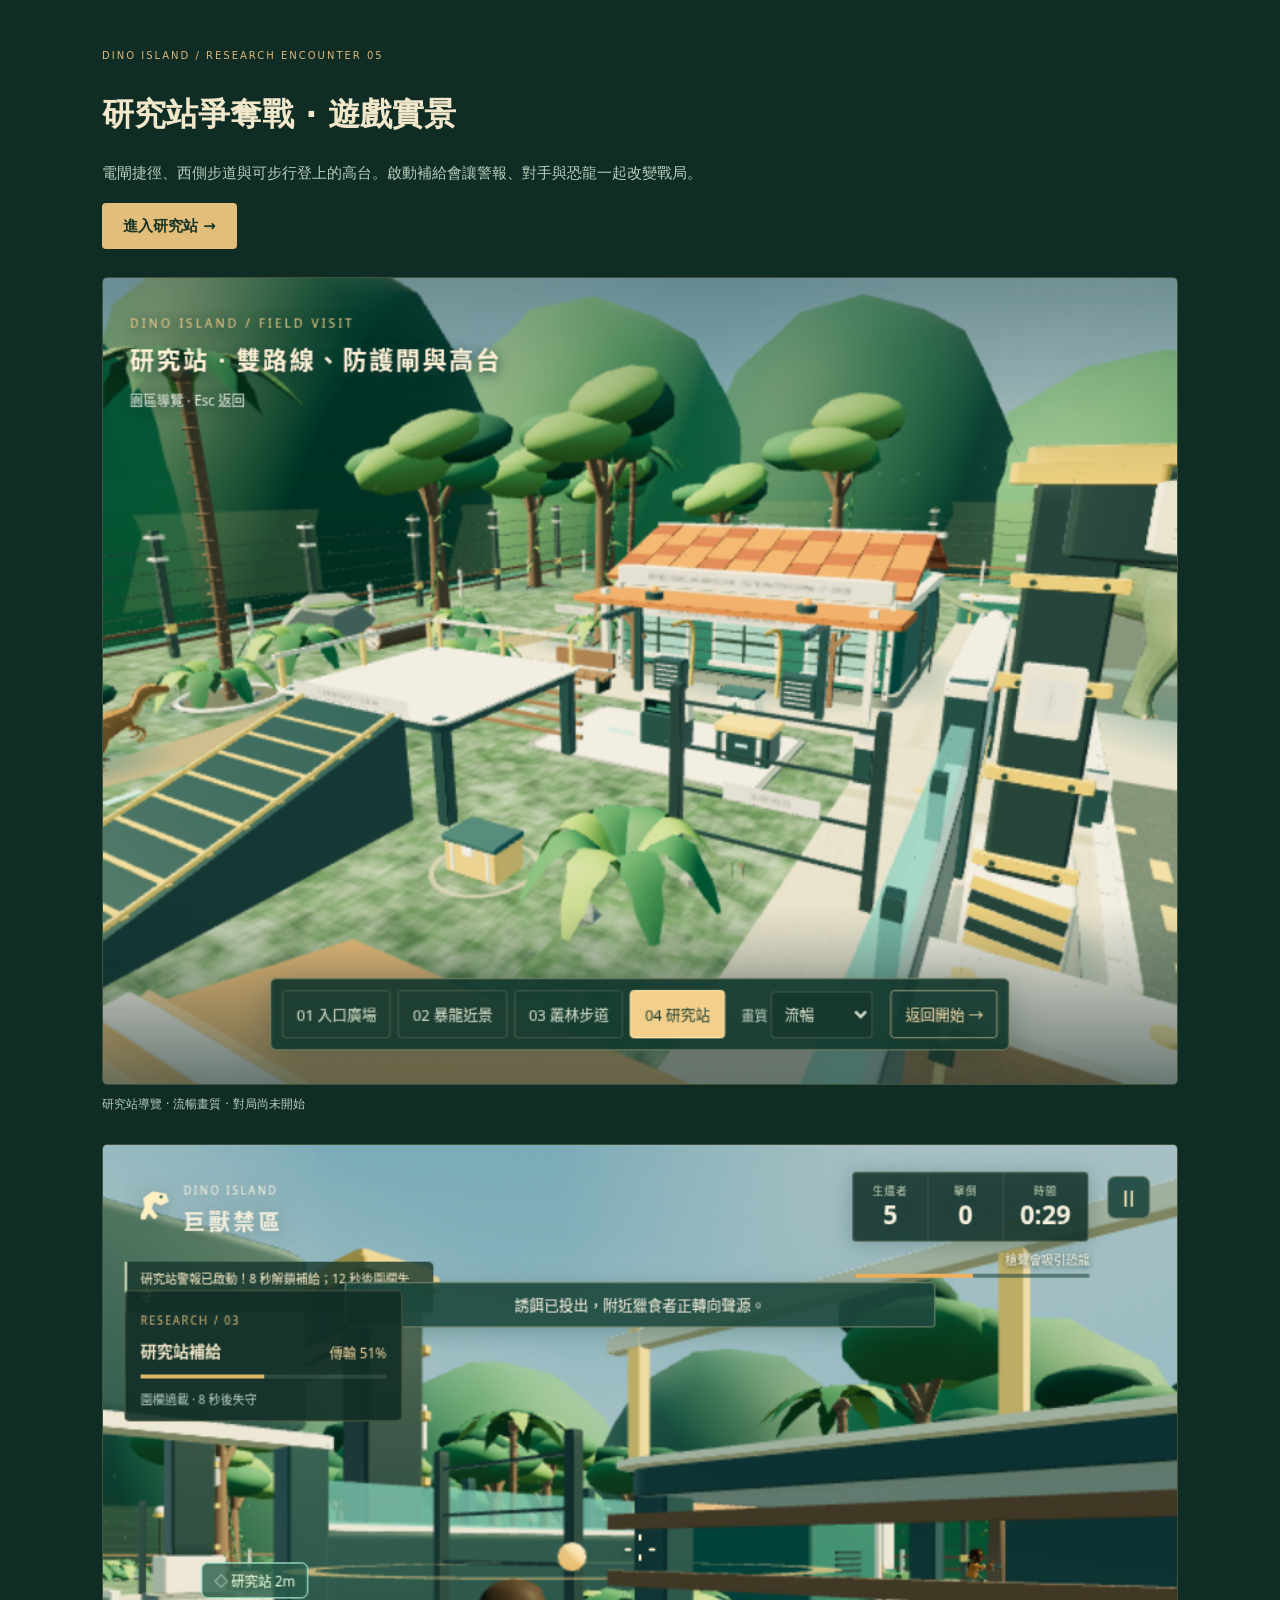
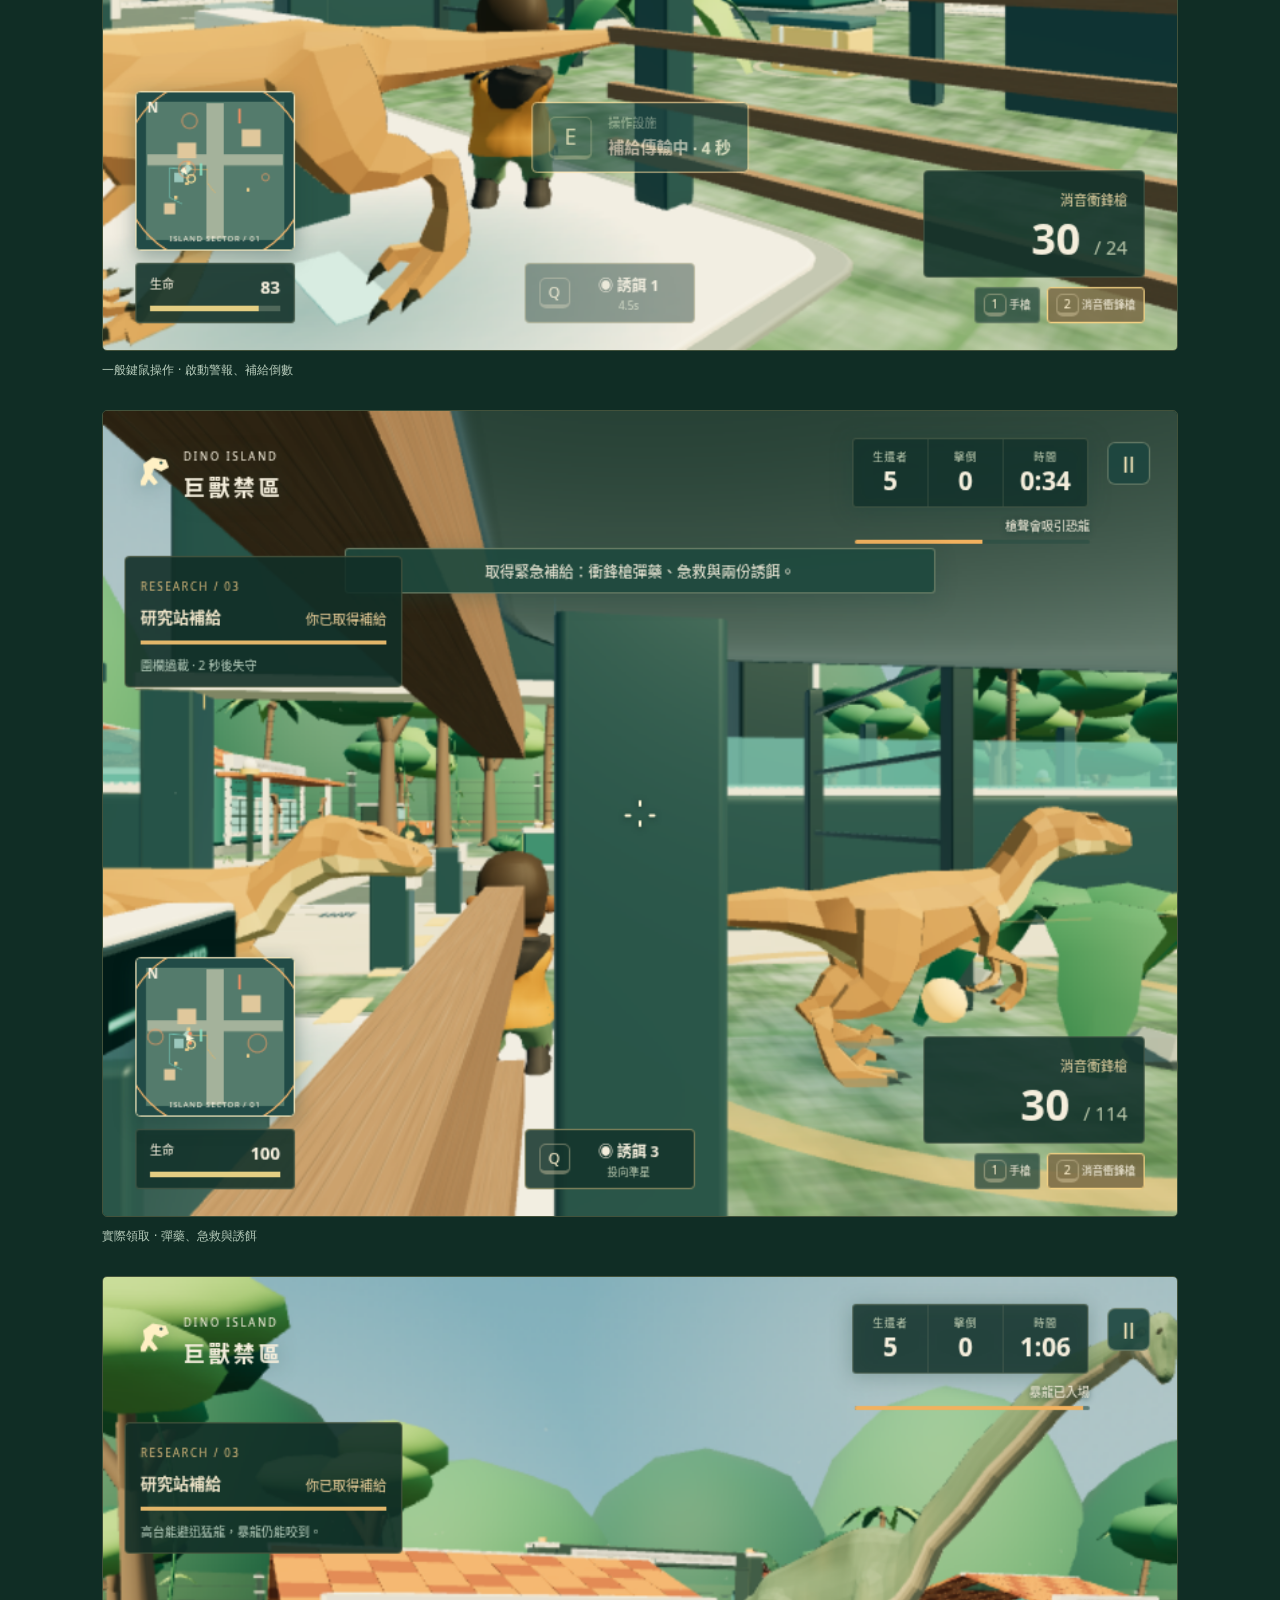
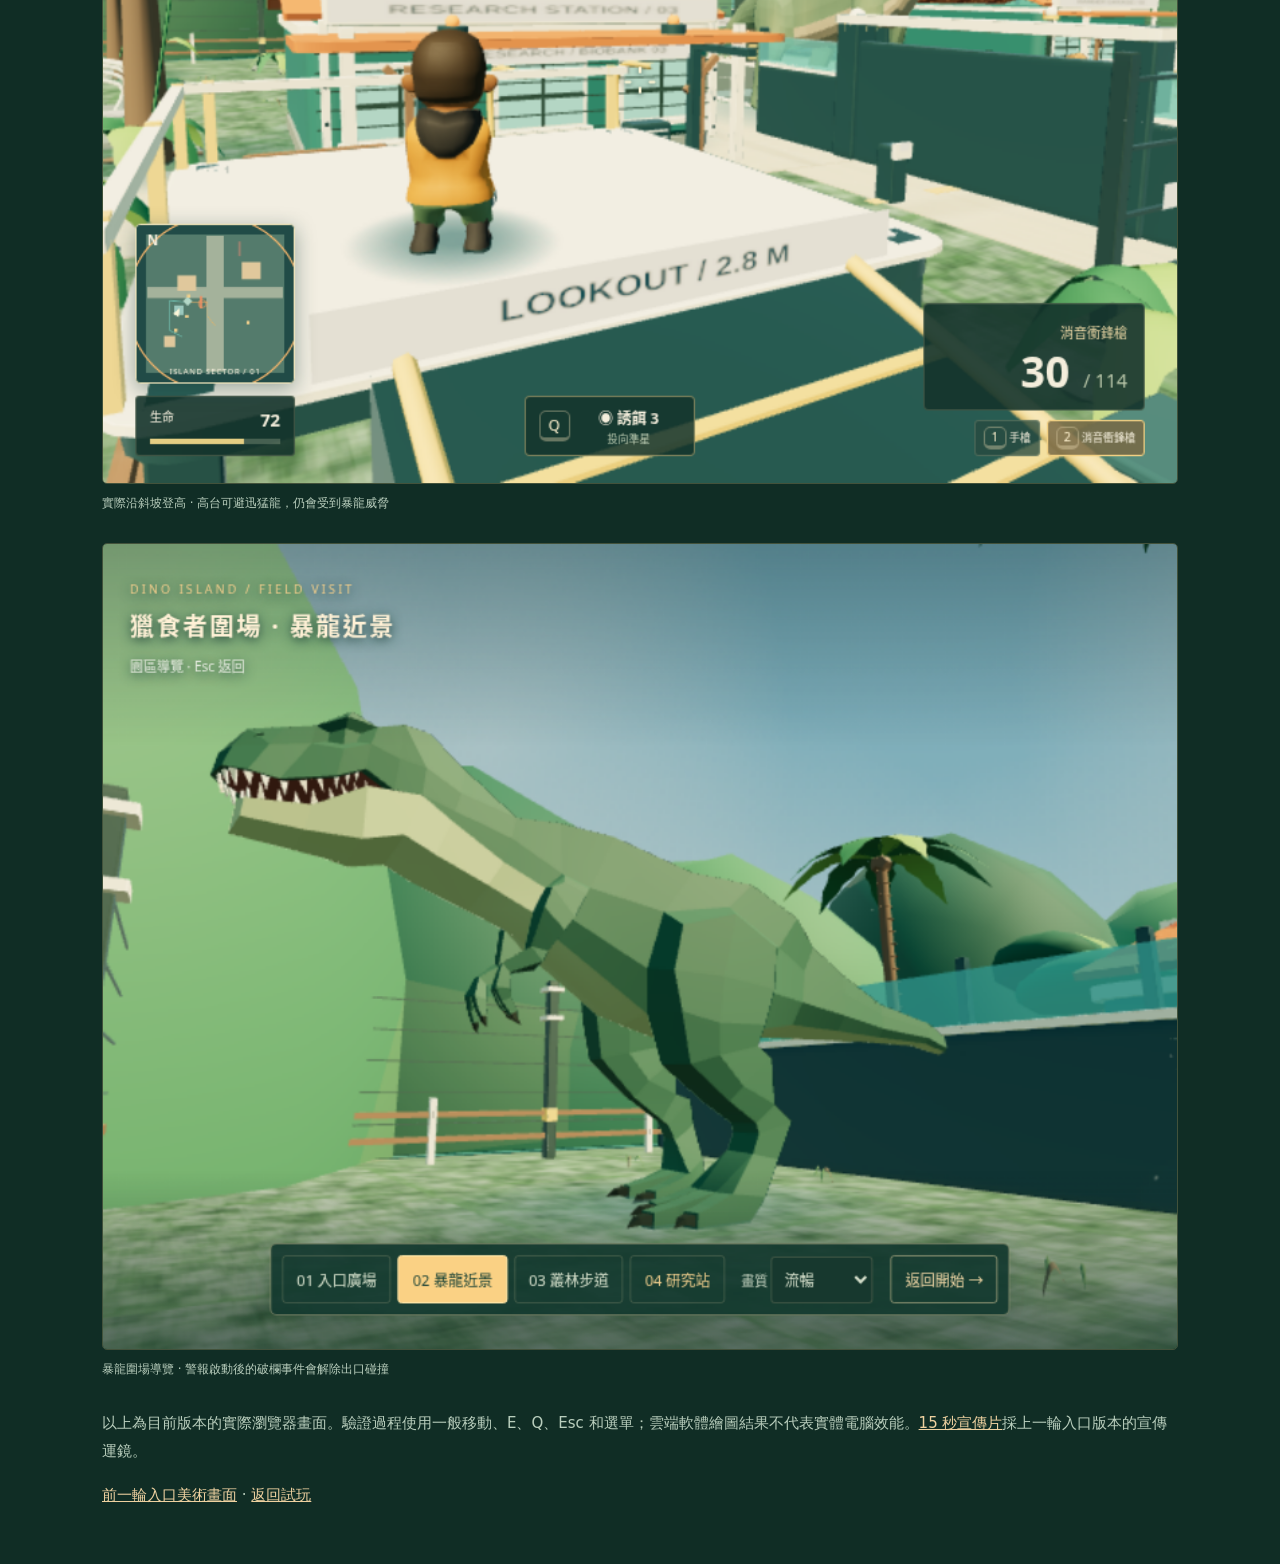
<file: research5/gallery/index.html>
<!doctype html><html lang="zh-Hant"><head><meta charset="utf-8"><meta name="viewport" content="width=device-width,initial-scale=1"><title>研究站爭奪戰 · 遊戲實景</title><style>*{box-sizing:border-box}body{margin:0;background:#102d25;color:#f1e7cb;font:15px/1.9 system-ui,sans-serif}main{max-width:1120px;margin:auto;padding:40px 22px}small{font-size:10px;letter-spacing:.2em;color:#dab67b}h1{font-size:32px;line-height:1.5}p,figcaption{color:#b9cebd}a{color:#eed1a0}a.play{display:inline-block;background:#e3bd7a;color:#163426;text-decoration:none;padding:9px 21px;border-radius:4px;font-weight:700}figure{margin:28px 0}img{display:block;width:100%;height:auto;border:1px solid #ceb67744;border-radius:5px}figcaption{font-size:12px;margin-top:8px}</style></head><body><main><small>DINO ISLAND / RESEARCH ENCOUNTER 05</small><h1>研究站爭奪戰 · 遊戲實景</h1><p>電閘捷徑、西側步道與可步行登上的高台。啟動補給會讓警報、對手與恐龍一起改變戰局。</p><a class="play" href="../?v=research5">進入研究站 →</a><figure><img src="research-performance.png" alt="研究站、兩條進路、防護閘與斜坡高台"><figcaption>研究站導覽 · 流暢畫質 · 對局尚未開始</figcaption></figure><figure><img src="alarm.png" loading="lazy" alt="玩家實際啟動研究站警報與補給傳輸"><figcaption>一般鍵鼠操作 · 啟動警報、補給倒數</figcaption></figure><figure><img src="reward.png" loading="lazy" alt="玩家在對手之前取得有限研究站補給"><figcaption>實際領取 · 彈藥、急救與誘餌</figcaption></figure><figure><img src="high-ground.png" loading="lazy" alt="角色沿實體斜坡登上二點八公尺高台"><figcaption>實際沿斜坡登高 · 高台可避迅猛龍，仍會受到暴龍威脅</figcaption></figure><figure><img src="paddock-performance.png" loading="lazy" alt="原場景暴龍位於具有可破壞出口的圍場"><figcaption>暴龍圍場導覽 · 警報啟動後的破欄事件會解除出口碰撞</figcaption></figure><p>以上為目前版本的實際瀏覽器畫面。驗證過程使用一般移動、E、Q、Esc 和選單；雲端軟體繪圖結果不代表實體電腦效能。<a href="../promo/">15 秒宣傳片</a>採上一輪入口版本的宣傳運鏡。</p><p><a href="../art4/gallery/">前一輪入口美術畫面</a> · <a href="../?v=research5">返回試玩</a></p></main></body></html>
</file>
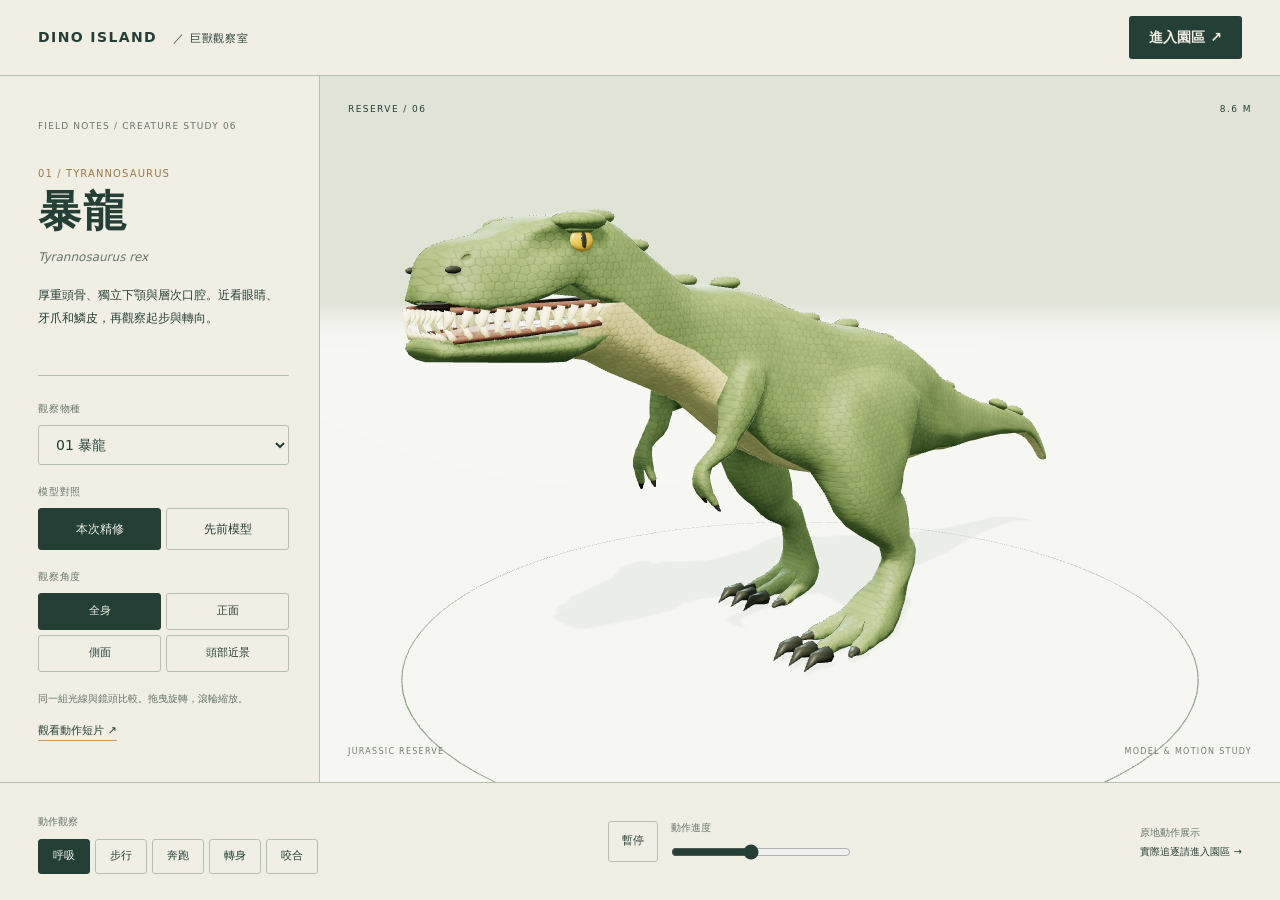
<file: creatures.html>
<!doctype html><html lang="zh-Hant"><head><meta charset="UTF-8"><meta name="viewport" content="width=device-width,initial-scale=1"><meta name="theme-color" content="#203d36"><title>恐龍島 · 巨獸觀察室</title><link rel="icon" href="data:,">  <script type="module" crossorigin src="./assets/creatures-617656bf.js"></script>
  <link rel="modulepreload" crossorigin href="./assets/CreatureMotion-9aa01bd0.js">
  <link rel="stylesheet" href="./assets/creatures-7f1d76c6.css">
</head><body>
<header><a class="wordmark" href="./?v=creatures6">DINO ISLAND <span>／ 巨獸觀察室</span></a><a class="play" href="./?v=creatures6">進入園區 ↗</a></header>
<main><aside><small class="eyebrow">FIELD NOTES / CREATURE STUDY 06</small><p class="number" id="number">01 / TYRANNOSAURUS</p><h1 id="name">暴龍</h1><p class="latin" id="latin">Tyrannosaurus rex</p><p class="description" id="description">厚重頭骨、獨立下顎與層次口腔。近看眼睛、牙爪和鱗皮，再觀察起步與轉向。</p><div class="rule"></div><label class="label" for="species">觀察物種</label><select id="species"><option value="rex">01 暴龍</option><option value="raptor">02 迅猛龍</option><option value="trike">03 三角龍</option><option value="brachio">04 腕龍</option></select><span class="label">模型對照</span><div class="segmented"><button data-variant="detail" class="selected">本次精修</button><button data-variant="base">先前模型</button></div><span class="label">觀察角度</span><div class="angles"><button data-angle="three" class="selected">全身</button><button data-angle="front">正面</button><button data-angle="side">側面</button><button data-angle="head">頭部近景</button></div><p class="note">同一組光線與鏡頭比較。拖曳旋轉，滾輪縮放。</p><a class="film" href="./gallery/creature-motion.mp4">觀看動作短片 ↗</a></aside><section class="stage" aria-label="可旋轉恐龍模型"><div id="viewport"></div><div class="stage-top"><span id="version">RESERVE / 06</span><span id="scale">8.6 M</span></div><div id="loading" role="status">正在準備模型…</div><div class="stage-bottom"><span>JURASSIC RESERVE</span><span>MODEL & MOTION STUDY</span></div></section></main>
<footer><div><small>動作觀察</small><div class="motions"><button data-motion="idle" class="selected">呼吸</button><button data-motion="walk">步行</button><button data-motion="run">奔跑</button><button data-motion="turn">轉身</button><button data-motion="attack">咬合</button></div></div><div class="playback"><button id="pause" aria-pressed="false">暫停</button><label for="progress">動作進度</label><input id="progress" type="range" min="0" max="1" step=".001" value="0" aria-label="動作進度"></div><p>原地動作展示<br><a href="./?v=creatures6">實際追逐請進入園區 →</a></p></footer></body></html>
</file>
<file: assets/index-53382da6.css>
:root{color-scheme:dark;font-family:system-ui,Noto Sans TC,sans-serif;color:#fff2cf;background:#244e49;font-synthesis:none}*{box-sizing:border-box}body{margin:0;overflow:hidden;width:100vw;height:100dvh}body>canvas{position:absolute;inset:0;width:100%;height:100%}[hidden]{display:none!important}button,select{font:inherit}button{cursor:pointer}button:disabled{opacity:.45;cursor:wait}button:focus-visible,select:focus-visible,a:focus-visible{outline:3px solid #a4ede1;outline-offset:4px}button:hover{filter:brightness(1.12)}kbd{display:inline-grid;place-items:center;min-width:23px;height:23px;border:1px solid #e5d7ae66;border-bottom-width:3px;border-radius:5px;font:11px system-ui;color:#fff2cf}#gameHUD{position:absolute;inset:0;z-index:2;pointer-events:none}header{position:absolute;left:26px;right:65px;top:22px;display:flex;justify-content:space-between;align-items:start;gap:25px;filter:drop-shadow(0 2px 8px #163e3955)}.brand{display:flex;gap:10px;align-items:center}.brand svg{width:38px;height:38px;color:#fff0c4}.brand small{font-size:9px;letter-spacing:.18em}h1{font-size:21px;letter-spacing:.12em;margin:2px 0}.mission{text-align:center;display:grid;gap:5px;background:#1b423dcc;padding:12px 24px;border-radius:8px;border-top:2px solid #efcc85}.mission small,.counters small{font-size:9px;color:#c3d1b5;letter-spacing:.1em}.mission b{font-size:12px}.mission span{font-size:10px;color:#e9c47c}.counters{display:flex;gap:6px}.counters>div{display:grid;gap:3px;text-align:center;min-width:65px;background:#1b423de8;padding:10px 14px;border-radius:7px;border:1px solid #dce4b322}.counters b{font-size:24px;line-height:1.15;font-variant-numeric:tabular-nums}.heat{position:absolute;top:98px;right:65px;width:208px;font-size:10px;text-align:right;text-shadow:0 1px 4px #153c35}.heat>div{height:4px;margin-top:7px;background:#284d4299;border-radius:3px;overflow:hidden}.heat i{display:block;height:100%;background:#f2b15e;transition:width .15s}#feed{position:absolute;left:26px;top:92px;max-width:290px;font-size:10px;color:#f5e7c6}#feed>div{background:#234d42ba;margin-top:5px;padding:6px 10px;border-left:2px solid #b3c4a2;border-radius:0 4px 4px 0}#feed [data-tone=good]{border-color:#f2cf83}#notice{position:absolute;top:140px;left:50%;transform:translate(-50%);max-width:540px;background:#1e483ee8;border:1px solid #e7d7a75e;border-radius:7px;padding:10px 18px;font-size:12px;text-align:center;box-shadow:0 4px 15px #1e483e44}#notice[data-tone=danger]{background:#863e2fe8;border-color:#ffc284}footer{position:absolute;bottom:22px;left:26px;right:26px;display:flex;justify-content:space-between;align-items:end;gap:20px}.map-health{width:155px}.map{position:relative;border:3px solid #efe4ba;border-radius:10px;overflow:hidden;box-shadow:0 4px 15px #173e3966;background:#264f45}.map canvas{display:block;width:149px;height:149px}.map>span{position:absolute;bottom:4px;width:100%;text-align:center;font-size:7px;letter-spacing:.1em}.map>b{position:absolute;left:8px;top:4px;font-size:10px}.health{margin-top:9px;padding:9px 12px;border-radius:7px;background:#1c443fe8}.health>span{font-size:9px;display:flex;justify-content:space-between}.health b{font-size:13px}.health>div{height:5px;margin-top:5px;background:#a7b69855}.health i{display:block;height:100%;width:100%;background:#e4ce83;transition:width .15s}.quick{text-align:center;margin-bottom:3px}.quick>div{display:inline-grid;grid-template-columns:25px 90px;gap:3px 9px;padding:11px 14px;background:#1d453fe8;border:1px solid #e5cd8b77;border-radius:9px}.quick kbd{grid-row:span 2;align-self:center}.quick b{font-size:12px}.quick small{font-size:9px;color:#bbcbb1}.quick .cooldown{opacity:.5}.quick p,.weapons p{font-size:9px;color:#f0e6c3;text-shadow:0 1px 3px #143a32}.weapons{text-align:right;min-width:210px}.ammo{position:relative;padding:13px 18px;background:#1d453fe8;border-radius:8px;overflow:hidden}.ammo>small{font-size:11px;color:#e4d2a2}.ammo>div{display:flex;justify-content:end;align-items:baseline;gap:10px}.ammo b{font-size:40px;line-height:1.25;font-variant-numeric:tabular-nums}.ammo span{font-size:18px;color:#b7c5a8}.ammo>i{position:absolute;left:0;bottom:0;height:3px;background:#f6d28d}.slots{display:flex;gap:6px;margin-top:7px;font-size:10px;justify-content:end}.slots>span{padding:5px 7px;border:1px solid #e0d7ab33;border-radius:5px;background:#274a40c9}.slots>span.selected{border-color:#f1cf82;background:#786944d9}.slots>span.locked{opacity:.4}.slots kbd{min-width:17px;height:17px;font-size:9px}.pause-button{position:absolute;right:20px;top:23px;width:32px;height:32px;border:1px solid #ecdeb055;background:#1d453fe8;color:#f7e8bb;border-radius:6px;pointer-events:auto}#aim{position:absolute;top:50%;left:50%;width:20px;height:20px;transform:translate(-50%,-50%);filter:drop-shadow(0 1px 2px #1b342d)}#aim i{position:absolute;background:#fff6d5;width:2px;height:5px;border-radius:1px}#aim i:nth-child(1){top:0;left:9px}#aim i:nth-child(2){bottom:0;left:9px}#aim i:nth-child(3){left:0;top:9px;transform:rotate(90deg)}#aim i:nth-child(4){right:0;top:9px;transform:rotate(90deg)}#aim.confirmed{transform:translate(-50%,-50%) rotate(45deg);color:#ffd194}#aim.confirmed i{background:#ffd194}#hit{position:absolute;left:50%;top:calc(50% + 24px);transform:translate(-50%);font-size:17px;font-weight:750;color:#fff5d3;text-shadow:0 1px 4px #23372d}#hit.critical{color:#ffd084}#damage{position:absolute;inset:0;box-shadow:inset 0 0 100px #b4442200;transition:.12s}#damage.flash{box-shadow:inset 0 0 120px #b4442288}.actor-label{position:absolute;top:0;left:0;text-align:center;font-size:9px;color:#fff1c6;text-shadow:0 1px 3px #244e49;white-space:nowrap}.actor-label>span{padding:3px 7px;background:#244e49bf;border-radius:4px}.actor-label.raptor>span,.actor-label.rex>span{background:#8e573fce}.actor-label>i{display:block;width:42px;height:3px;background:#244e49;margin:5px auto}.actor-label b{display:block;height:100%;background:#ffd17e}.actor-label.danger>span{background:#bb5439}.actor-label.danger>span:after{content:" ！"}#lootMarker{position:absolute;transform:translate(-50%,-100%);padding:5px 9px;border:1px solid #a9e8d1;border-radius:5px;background:#285c4bca;font-size:10px;color:#e8ffde}#interact{position:absolute;bottom:26%;left:50%;transform:translate(-50%);display:flex;gap:12px;align-items:center;border:1px solid #ffe1a1;background:#244e49ef;padding:11px 18px;border-radius:9px}#interact kbd{width:32px;height:32px;font-size:16px}#interact small{display:block;font-size:9px;color:#b9cdb5}#interact b{font-size:12px}.overlay{position:absolute;z-index:5;inset:0;display:flex;align-items:center;justify-content:space-between;padding:clamp(24px,4vw,65px);background:linear-gradient(90deg,#193e37ef 5%,#234d40d9 30%,#244e4922 70%,#244e4933);overflow-y:auto}.overlay article{width:380px;max-width:100%;padding:15px 0}.eyebrow{font-size:9px;letter-spacing:.2em;color:#e0c68b}h2{font-size:clamp(34px,4.2vw,56px);line-height:1.22;letter-spacing:.025em;margin:24px 0 18px;font-weight:800}h2 em{font-style:normal;color:#f1ce8b}.lead{font-size:14px;line-height:1.9;color:#d5ddc3;margin-bottom:24px}.brief{border-top:1px solid #e1d7ae33;border-bottom:1px solid #e1d7ae33;padding:16px 0;display:grid;gap:14px}.brief>div{display:flex;gap:13px;align-items:start}.brief>div>b{font-size:12px;color:#dfc280;font-variant-numeric:tabular-nums}.brief strong{display:block;font-size:12px;font-weight:600}.brief small{display:block;font-size:10px;color:#bdcdb5;margin-top:4px;line-height:1.6}.settings{display:flex;align-items:center;justify-content:space-between;font-size:10px;margin:20px 0 12px;color:#d1d9bf}.settings select{background:#2d5648;border:1px solid #c9d1a744;border-radius:4px;color:#f2e4b9;padding:6px;margin-left:9px;font-size:10px}.settings button{padding:6px 9px;background:transparent;color:#d2ddc4;border:1px solid #cad7ac44;border-radius:4px;font-size:10px}.primary{display:flex;align-items:center;justify-content:space-between;width:100%;padding:16px 20px;border:1px solid #ffe1a4;background:#f0ce8a;color:#294a3e;border-radius:7px;font-size:14px;font-weight:750;box-shadow:0 6px 22px #143c3433}.primary span{font-size:20px;font-weight:400}#load,.desktop{font-size:9px;line-height:1.6;color:#b1c5a9}#load{margin-bottom:6px}.desktop{display:block}details{font-size:9px;color:#a5bea6;margin-top:16px}details p{font-size:9px;line-height:1.9}a{color:#eacb8f}.overlay aside{text-align:right;align-self:end;margin-bottom:50px;text-shadow:0 2px 10px #254f42}.overlay aside>span{font-size:10px;letter-spacing:.22em;color:#fff2c6}.overlay aside>b{display:block;font-size:28px;line-height:1.5;letter-spacing:.12em;margin:12px 0}.overlay aside p{font-size:12px;line-height:1.8}.compact p{color:#cbdbc1;font-size:13px;line-height:1.9}.compact .primary{margin-top:25px}body:not([data-started]) #gameHUD{opacity:0}body[data-result] #aim{display:none}@media (max-height:760px){.overlay{padding:25px 40px}h2{margin:15px 0;font-size:40px}.lead{font-size:12px;margin-bottom:15px}.brief{gap:10px;padding:12px 0}.settings{margin-top:12px}details{margin-top:10px}}@media (max-width:800px){header{left:16px;top:15px}.mission{display:none}.counters>div{padding:8px;min-width:52px}.heat{top:80px;width:160px}.brand h1{font-size:17px}.brand svg{width:29px}footer{left:16px;right:16px;bottom:16px}.map-health{width:110px}.map canvas{width:104px;height:104px}.quick p,.weapons p{display:none}.weapons{min-width:150px}.ammo b{font-size:30px}.overlay aside{display:none}.overlay{padding:25px}.quick>div{grid-template-columns:20px 70px;padding:9px}.quick b{font-size:10px}.slots{font-size:8px}.brand small{font-size:7px}#feed{left:16px;top:75px;max-width:210px;font-size:8px}#notice{top:130px;font-size:10px;width:70%}}.settings{flex-wrap:wrap;gap:8px}.settings .volume-label{display:flex;align-items:center;width:100%;gap:12px;font-size:9px;color:#b6c8a5}.volume-label input{accent-color:#e1bd76;width:100%;height:15px;cursor:pointer}.species-grid{display:grid;grid-template-columns:1fr 1fr;gap:8px;text-align:left;width:280px}.species-grid>div{background:#183b2fcb;border:1px solid #d5c79844;border-radius:6px;padding:12px}.species-grid strong{display:block;font-size:14px;color:#f2d596;letter-spacing:.12em}.species-grid small{display:block;font-size:9px;margin-top:6px;color:#b6c9aa}.actor-label.trike>span{background:#8b6a39d9}.actor-label.brachio>span{background:#3b6243d9}#threat{position:absolute;left:50%;top:calc(50% - 95px);transform:translate(-50%);display:flex;align-items:center;gap:8px;background:#593b24dc;border:1px solid #e0ad635e;color:#ffdc99;border-radius:20px;padding:8px 13px;font-size:10px;text-shadow:0 1px 2px #273c25}#threatArrow{display:inline-block;width:18px;height:18px;line-height:18px;text-align:center;color:#ffb86b}#threat[data-state=pounce],#threat[data-state=charge-windup],#threat[data-state=charge]{border-color:#ffb178;background:#8b402bd9;color:#fff0c4}body:has(#intro:not([hidden])) .field-guide{margin-bottom:32px}@media (max-height:760px){.settings{margin-top:10px;margin-bottom:10px}.field-guide{margin-bottom:0!important}.species-grid>div{padding:10px}}.volume-label{white-space:nowrap}.volume-label input{flex:1;min-width:0;width:auto}body{background:#173c38;color:#f4eedc}body header{left:24px;top:20px;right:66px;align-items:flex-start}body .brand{gap:8px}body .brand svg{width:28px;height:28px}body .brand h1{font-size:16px;letter-spacing:.16em}body .brand small{font-size:8px;letter-spacing:.22em}body .mission{padding:8px 15px;border-radius:3px;border-top-width:1px;background:#14332bd9;max-width:310px;gap:3px}body .mission small{display:none}body .mission b{font-size:11px;font-weight:500}body .mission span{font-size:9px}body .counters{gap:0;background:#14332bd9;border:1px solid #ddce9a33;border-radius:3px}body .counters>div{background:none;border:0;border-radius:0;min-width:56px;padding:7px 12px;border-right:1px solid #ddce9a22}body .counters>div:last-child{border:0}body .counters b{font-size:19px}body .counters small{font-size:8px}body .heat{top:79px;width:175px;font-size:9px}body .heat>div{height:3px;margin-top:4px}body #feed{top:82px;font-size:9px;max-width:230px}body #feed>div{background:#17372cce}body #notice{top:102px;font-size:11px;max-width:440px;padding:8px 14px;border-radius:3px}body footer{bottom:20px;left:24px;right:24px;align-items:end}body .map-health{width:119px}body .map{border-width:1px;border-radius:4px}body .map canvas{width:117px;height:117px}body .map>span{font-size:6px}body .health{border:1px solid #ddce9a33;border-radius:3px;padding:8px 10px;background:#14332be6}body .health>div{height:4px}body .quick{margin-bottom:0}body .quick>div{padding:7px 10px;border-radius:4px;grid-template-columns:23px 76px;gap:2px 6px;background:#14332bdb}body .quick p{display:none}body .quick small{font-size:8px}body .quick b{font-size:11px}body .weapons{min-width:165px}body .ammo{padding:8px 12px;border:1px solid #ddce9a33;border-radius:4px;background:#14332be6}body .ammo b{font-size:32px}body .ammo span{font-size:14px}body .ammo>small{font-size:10px}body .weapons p{display:none}body .slots{font-size:8px;gap:5px}body .slots>span{padding:4px 6px;border-radius:3px}body #interact{bottom:22%;padding:8px 12px;border-radius:4px}body #threat{top:calc(50% - 78px);padding:6px 10px;font-size:10px}body .actor-label{font-size:9px}body .actor-label>span{background:#18392de0;padding:2px 6px;border-radius:2px}body .actor-label>i{height:2px;width:32px;margin-top:4px}body .overlay{padding:36px 4vw;background:linear-gradient(90deg,#0f2d28f5 0%,#16382edb 28%,#16382e38 52%,#16382e00 80%)}body .overlay article{width:350px;padding:0}body .eyebrow{letter-spacing:.24em;font-size:9px;color:#d6bb7b}body h2{font-size:49px;line-height:1.22;margin:20px 0 18px;letter-spacing:.05em}body h2 em{color:#e3b768}body .lead{font-size:12px;line-height:1.9;margin-bottom:20px;color:#d2dac7}body .brief{padding:14px 0;gap:11px;border-color:#dfd1a42b}body .brief strong{font-size:11px}body .brief small{font-size:9px;color:#aabdac}body .settings{margin:15px 0 12px}body .primary{padding:13px 17px;border-radius:4px;background:#e7c17d;border-color:#f4d69b;color:#19382e;font-size:13px;box-shadow:0 8px 25px #0c241e50}body .secondary{width:100%;display:flex;justify-content:space-between;align-items:center;margin-bottom:9px;border:1px solid #dcc79666;background:#1d4034b3;color:#f0dfb6;border-radius:4px;padding:12px 16px;font-size:12px}body .secondary span{font-size:10px;color:#becbbb}body .overlay aside{margin-bottom:16px}body .overlay aside>b{font-size:22px;letter-spacing:.12em}body .species-grid{width:250px;gap:6px}body .species-grid>div{border-radius:3px;background:#17392dc9;padding:10px}body .species-grid strong{font-size:12px}body .species-grid small{font-size:8px}body .overlay aside p{font-size:10px}body details{margin-top:10px}body[data-tour] #gameHUD{display:none}#tourLayer{position:absolute;inset:0;z-index:6;pointer-events:none;background:linear-gradient(0deg,#0e292a99,transparent 22%,transparent 75%,#0e292a4d)}.tour-heading{position:absolute;left:32px;top:28px;color:#fff1d6;text-shadow:0 2px 8px #173d36}.tour-heading small{font-size:9px;letter-spacing:.24em;color:#edcb8b}.tour-heading h2{font-size:22px;margin:9px 0;letter-spacing:.1em}.tour-heading p{font-size:10px;color:#e2e9dc}#tourLayer nav{pointer-events:auto;position:absolute;bottom:25px;left:50%;transform:translate(-50%);display:flex;gap:5px;align-items:center;padding:8px;background:#12382feb;border:1px solid #dfcd9d66;border-radius:5px;box-shadow:0 6px 28px #102c274d;white-space:nowrap}#tourLayer button,#tourLayer select{border:1px solid #d7ca9b33;color:#d6e0cc;background:transparent;border-radius:3px;padding:10px 13px;font:11px system-ui;cursor:pointer}#tourLayer button.selected{background:#dfbb76;color:#173b30;border-color:#ebce96}#tourLayer #tourExit{border-color:#d7ca9b88;color:#efd6a5;margin-left:8px}#tourLayer label{font-size:10px;color:#bdccba;margin-left:7px}#tourLayer select{padding:8px 5px;background:#17382e}@media (max-height:780px){body .overlay{padding:20px 4vw}body h2{font-size:40px;margin:14px 0}body .lead{margin-bottom:14px;font-size:11px}body .brief{gap:8px;padding:10px 0}body .settings{margin:10px 0}body .primary,body .secondary{padding:10px 14px}body .field-guide{margin-bottom:0!important}}@media (max-width:850px){body .mission{display:none}body .overlay aside{display:none}#tourLayer nav{max-width:94vw;flex-wrap:wrap;justify-content:center;white-space:normal;width:max-content}#tourLayer button{padding:9px 10px}.tour-heading{left:20px;top:20px}.tour-heading h2{font-size:18px}body .overlay article{width:330px}}#facilityHUD{position:absolute;left:24px;top:112px;width:245px;padding:12px 14px;background:#122f27e6;border:1px solid #cdb57840;border-radius:4px;pointer-events:none;color:#ede3c7}#facilityHUD>small{font-size:8px;letter-spacing:.18em;color:#dabb7d}#facilityHUD>div:not(.facility-meter){display:flex;justify-content:space-between;align-items:center;gap:10px;margin:6px 0 8px}#facilityHUD b{font-size:12px}#facilityPhase{font-size:10px;color:#ecd09a}.facility-meter{height:3px;background:#bed7ba24}.facility-meter i{display:block;width:0;height:100%;background:#e2b66a;transition:width .12s linear}#facilityHint{font-size:10px!important;line-height:1.6;margin:9px 0 0;color:#b8cfbe}#interact[data-disabled=true]{opacity:.65}body .mission{max-width:410px}body .mission>b{font-size:11px}#tourLayer nav{max-width:95vw}#tourLayer [data-view=research]{color:#ebcb8b}body[data-tour=research] #tourLayer [data-view=research]{background:#d9b97d;color:#17382b}@media (max-width:850px){#facilityHUD{left:16px;top:108px;width:205px;padding:9px 11px}}@media (max-height:620px){#facilityHUD{top:108px;width:207px}#facilityHint{font-size:9px!important}#facilityHUD{padding:8px 11px}#tourLayer nav{flex-wrap:wrap;justify-content:center;white-space:normal}}.creature-link{display:block;margin:10px 0 14px;font-size:12px;color:#ecd19e;text-underline-offset:4px;text-decoration:underline}
</file>
<file: art4/assets/index-0c5167b9.css>
:root{color-scheme:dark;font-family:system-ui,Noto Sans TC,sans-serif;color:#fff2cf;background:#244e49;font-synthesis:none}*{box-sizing:border-box}body{margin:0;overflow:hidden;width:100vw;height:100dvh}body>canvas{position:absolute;inset:0;width:100%;height:100%}[hidden]{display:none!important}button,select{font:inherit}button{cursor:pointer}button:disabled{opacity:.45;cursor:wait}button:focus-visible,select:focus-visible,a:focus-visible{outline:3px solid #a4ede1;outline-offset:4px}button:hover{filter:brightness(1.12)}kbd{display:inline-grid;place-items:center;min-width:23px;height:23px;border:1px solid #e5d7ae66;border-bottom-width:3px;border-radius:5px;font:11px system-ui;color:#fff2cf}#gameHUD{position:absolute;inset:0;z-index:2;pointer-events:none}header{position:absolute;left:26px;right:65px;top:22px;display:flex;justify-content:space-between;align-items:start;gap:25px;filter:drop-shadow(0 2px 8px #163e3955)}.brand{display:flex;gap:10px;align-items:center}.brand svg{width:38px;height:38px;color:#fff0c4}.brand small{font-size:9px;letter-spacing:.18em}h1{font-size:21px;letter-spacing:.12em;margin:2px 0}.mission{text-align:center;display:grid;gap:5px;background:#1b423dcc;padding:12px 24px;border-radius:8px;border-top:2px solid #efcc85}.mission small,.counters small{font-size:9px;color:#c3d1b5;letter-spacing:.1em}.mission b{font-size:12px}.mission span{font-size:10px;color:#e9c47c}.counters{display:flex;gap:6px}.counters>div{display:grid;gap:3px;text-align:center;min-width:65px;background:#1b423de8;padding:10px 14px;border-radius:7px;border:1px solid #dce4b322}.counters b{font-size:24px;line-height:1.15;font-variant-numeric:tabular-nums}.heat{position:absolute;top:98px;right:65px;width:208px;font-size:10px;text-align:right;text-shadow:0 1px 4px #153c35}.heat>div{height:4px;margin-top:7px;background:#284d4299;border-radius:3px;overflow:hidden}.heat i{display:block;height:100%;background:#f2b15e;transition:width .15s}#feed{position:absolute;left:26px;top:92px;max-width:290px;font-size:10px;color:#f5e7c6}#feed>div{background:#234d42ba;margin-top:5px;padding:6px 10px;border-left:2px solid #b3c4a2;border-radius:0 4px 4px 0}#feed [data-tone=good]{border-color:#f2cf83}#notice{position:absolute;top:140px;left:50%;transform:translate(-50%);max-width:540px;background:#1e483ee8;border:1px solid #e7d7a75e;border-radius:7px;padding:10px 18px;font-size:12px;text-align:center;box-shadow:0 4px 15px #1e483e44}#notice[data-tone=danger]{background:#863e2fe8;border-color:#ffc284}footer{position:absolute;bottom:22px;left:26px;right:26px;display:flex;justify-content:space-between;align-items:end;gap:20px}.map-health{width:155px}.map{position:relative;border:3px solid #efe4ba;border-radius:10px;overflow:hidden;box-shadow:0 4px 15px #173e3966;background:#264f45}.map canvas{display:block;width:149px;height:149px}.map>span{position:absolute;bottom:4px;width:100%;text-align:center;font-size:7px;letter-spacing:.1em}.map>b{position:absolute;left:8px;top:4px;font-size:10px}.health{margin-top:9px;padding:9px 12px;border-radius:7px;background:#1c443fe8}.health>span{font-size:9px;display:flex;justify-content:space-between}.health b{font-size:13px}.health>div{height:5px;margin-top:5px;background:#a7b69855}.health i{display:block;height:100%;width:100%;background:#e4ce83;transition:width .15s}.quick{text-align:center;margin-bottom:3px}.quick>div{display:inline-grid;grid-template-columns:25px 90px;gap:3px 9px;padding:11px 14px;background:#1d453fe8;border:1px solid #e5cd8b77;border-radius:9px}.quick kbd{grid-row:span 2;align-self:center}.quick b{font-size:12px}.quick small{font-size:9px;color:#bbcbb1}.quick .cooldown{opacity:.5}.quick p,.weapons p{font-size:9px;color:#f0e6c3;text-shadow:0 1px 3px #143a32}.weapons{text-align:right;min-width:210px}.ammo{position:relative;padding:13px 18px;background:#1d453fe8;border-radius:8px;overflow:hidden}.ammo>small{font-size:11px;color:#e4d2a2}.ammo>div{display:flex;justify-content:end;align-items:baseline;gap:10px}.ammo b{font-size:40px;line-height:1.25;font-variant-numeric:tabular-nums}.ammo span{font-size:18px;color:#b7c5a8}.ammo>i{position:absolute;left:0;bottom:0;height:3px;background:#f6d28d}.slots{display:flex;gap:6px;margin-top:7px;font-size:10px;justify-content:end}.slots>span{padding:5px 7px;border:1px solid #e0d7ab33;border-radius:5px;background:#274a40c9}.slots>span.selected{border-color:#f1cf82;background:#786944d9}.slots>span.locked{opacity:.4}.slots kbd{min-width:17px;height:17px;font-size:9px}.pause-button{position:absolute;right:20px;top:23px;width:32px;height:32px;border:1px solid #ecdeb055;background:#1d453fe8;color:#f7e8bb;border-radius:6px;pointer-events:auto}#aim{position:absolute;top:50%;left:50%;width:20px;height:20px;transform:translate(-50%,-50%);filter:drop-shadow(0 1px 2px #1b342d)}#aim i{position:absolute;background:#fff6d5;width:2px;height:5px;border-radius:1px}#aim i:nth-child(1){top:0;left:9px}#aim i:nth-child(2){bottom:0;left:9px}#aim i:nth-child(3){left:0;top:9px;transform:rotate(90deg)}#aim i:nth-child(4){right:0;top:9px;transform:rotate(90deg)}#aim.confirmed{transform:translate(-50%,-50%) rotate(45deg);color:#ffd194}#aim.confirmed i{background:#ffd194}#hit{position:absolute;left:50%;top:calc(50% + 24px);transform:translate(-50%);font-size:17px;font-weight:750;color:#fff5d3;text-shadow:0 1px 4px #23372d}#hit.critical{color:#ffd084}#damage{position:absolute;inset:0;box-shadow:inset 0 0 100px #b4442200;transition:.12s}#damage.flash{box-shadow:inset 0 0 120px #b4442288}.actor-label{position:absolute;top:0;left:0;text-align:center;font-size:9px;color:#fff1c6;text-shadow:0 1px 3px #244e49;white-space:nowrap}.actor-label>span{padding:3px 7px;background:#244e49bf;border-radius:4px}.actor-label.raptor>span,.actor-label.rex>span{background:#8e573fce}.actor-label>i{display:block;width:42px;height:3px;background:#244e49;margin:5px auto}.actor-label b{display:block;height:100%;background:#ffd17e}.actor-label.danger>span{background:#bb5439}.actor-label.danger>span:after{content:" ！"}#lootMarker{position:absolute;transform:translate(-50%,-100%);padding:5px 9px;border:1px solid #a9e8d1;border-radius:5px;background:#285c4bca;font-size:10px;color:#e8ffde}#interact{position:absolute;bottom:26%;left:50%;transform:translate(-50%);display:flex;gap:12px;align-items:center;border:1px solid #ffe1a1;background:#244e49ef;padding:11px 18px;border-radius:9px}#interact kbd{width:32px;height:32px;font-size:16px}#interact small{display:block;font-size:9px;color:#b9cdb5}#interact b{font-size:12px}.overlay{position:absolute;z-index:5;inset:0;display:flex;align-items:center;justify-content:space-between;padding:clamp(24px,4vw,65px);background:linear-gradient(90deg,#193e37ef 5%,#234d40d9 30%,#244e4922 70%,#244e4933);overflow-y:auto}.overlay article{width:380px;max-width:100%;padding:15px 0}.eyebrow{font-size:9px;letter-spacing:.2em;color:#e0c68b}h2{font-size:clamp(34px,4.2vw,56px);line-height:1.22;letter-spacing:.025em;margin:24px 0 18px;font-weight:800}h2 em{font-style:normal;color:#f1ce8b}.lead{font-size:14px;line-height:1.9;color:#d5ddc3;margin-bottom:24px}.brief{border-top:1px solid #e1d7ae33;border-bottom:1px solid #e1d7ae33;padding:16px 0;display:grid;gap:14px}.brief>div{display:flex;gap:13px;align-items:start}.brief>div>b{font-size:12px;color:#dfc280;font-variant-numeric:tabular-nums}.brief strong{display:block;font-size:12px;font-weight:600}.brief small{display:block;font-size:10px;color:#bdcdb5;margin-top:4px;line-height:1.6}.settings{display:flex;align-items:center;justify-content:space-between;font-size:10px;margin:20px 0 12px;color:#d1d9bf}.settings select{background:#2d5648;border:1px solid #c9d1a744;border-radius:4px;color:#f2e4b9;padding:6px;margin-left:9px;font-size:10px}.settings button{padding:6px 9px;background:transparent;color:#d2ddc4;border:1px solid #cad7ac44;border-radius:4px;font-size:10px}.primary{display:flex;align-items:center;justify-content:space-between;width:100%;padding:16px 20px;border:1px solid #ffe1a4;background:#f0ce8a;color:#294a3e;border-radius:7px;font-size:14px;font-weight:750;box-shadow:0 6px 22px #143c3433}.primary span{font-size:20px;font-weight:400}#load,.desktop{font-size:9px;line-height:1.6;color:#b1c5a9}#load{margin-bottom:6px}.desktop{display:block}details{font-size:9px;color:#a5bea6;margin-top:16px}details p{font-size:9px;line-height:1.9}a{color:#eacb8f}.overlay aside{text-align:right;align-self:end;margin-bottom:50px;text-shadow:0 2px 10px #254f42}.overlay aside>span{font-size:10px;letter-spacing:.22em;color:#fff2c6}.overlay aside>b{display:block;font-size:28px;line-height:1.5;letter-spacing:.12em;margin:12px 0}.overlay aside p{font-size:12px;line-height:1.8}.compact p{color:#cbdbc1;font-size:13px;line-height:1.9}.compact .primary{margin-top:25px}body:not([data-started]) #gameHUD{opacity:0}body[data-result] #aim{display:none}@media (max-height:760px){.overlay{padding:25px 40px}h2{margin:15px 0;font-size:40px}.lead{font-size:12px;margin-bottom:15px}.brief{gap:10px;padding:12px 0}.settings{margin-top:12px}details{margin-top:10px}}@media (max-width:800px){header{left:16px;top:15px}.mission{display:none}.counters>div{padding:8px;min-width:52px}.heat{top:80px;width:160px}.brand h1{font-size:17px}.brand svg{width:29px}footer{left:16px;right:16px;bottom:16px}.map-health{width:110px}.map canvas{width:104px;height:104px}.quick p,.weapons p{display:none}.weapons{min-width:150px}.ammo b{font-size:30px}.overlay aside{display:none}.overlay{padding:25px}.quick>div{grid-template-columns:20px 70px;padding:9px}.quick b{font-size:10px}.slots{font-size:8px}.brand small{font-size:7px}#feed{left:16px;top:75px;max-width:210px;font-size:8px}#notice{top:130px;font-size:10px;width:70%}}.settings{flex-wrap:wrap;gap:8px}.settings .volume-label{display:flex;align-items:center;width:100%;gap:12px;font-size:9px;color:#b6c8a5}.volume-label input{accent-color:#e1bd76;width:100%;height:15px;cursor:pointer}.species-grid{display:grid;grid-template-columns:1fr 1fr;gap:8px;text-align:left;width:280px}.species-grid>div{background:#183b2fcb;border:1px solid #d5c79844;border-radius:6px;padding:12px}.species-grid strong{display:block;font-size:14px;color:#f2d596;letter-spacing:.12em}.species-grid small{display:block;font-size:9px;margin-top:6px;color:#b6c9aa}.actor-label.trike>span{background:#8b6a39d9}.actor-label.brachio>span{background:#3b6243d9}#threat{position:absolute;left:50%;top:calc(50% - 95px);transform:translate(-50%);display:flex;align-items:center;gap:8px;background:#593b24dc;border:1px solid #e0ad635e;color:#ffdc99;border-radius:20px;padding:8px 13px;font-size:10px;text-shadow:0 1px 2px #273c25}#threatArrow{display:inline-block;width:18px;height:18px;line-height:18px;text-align:center;color:#ffb86b}#threat[data-state=pounce],#threat[data-state=charge-windup],#threat[data-state=charge]{border-color:#ffb178;background:#8b402bd9;color:#fff0c4}body:has(#intro:not([hidden])) .field-guide{margin-bottom:32px}@media (max-height:760px){.settings{margin-top:10px;margin-bottom:10px}.field-guide{margin-bottom:0!important}.species-grid>div{padding:10px}}.volume-label{white-space:nowrap}.volume-label input{flex:1;min-width:0;width:auto}body{background:#173c38;color:#f4eedc}body header{left:24px;top:20px;right:66px;align-items:flex-start}body .brand{gap:8px}body .brand svg{width:28px;height:28px}body .brand h1{font-size:16px;letter-spacing:.16em}body .brand small{font-size:8px;letter-spacing:.22em}body .mission{padding:8px 15px;border-radius:3px;border-top-width:1px;background:#14332bd9;max-width:310px;gap:3px}body .mission small{display:none}body .mission b{font-size:11px;font-weight:500}body .mission span{font-size:9px}body .counters{gap:0;background:#14332bd9;border:1px solid #ddce9a33;border-radius:3px}body .counters>div{background:none;border:0;border-radius:0;min-width:56px;padding:7px 12px;border-right:1px solid #ddce9a22}body .counters>div:last-child{border:0}body .counters b{font-size:19px}body .counters small{font-size:8px}body .heat{top:79px;width:175px;font-size:9px}body .heat>div{height:3px;margin-top:4px}body #feed{top:82px;font-size:9px;max-width:230px}body #feed>div{background:#17372cce}body #notice{top:102px;font-size:11px;max-width:440px;padding:8px 14px;border-radius:3px}body footer{bottom:20px;left:24px;right:24px;align-items:end}body .map-health{width:119px}body .map{border-width:1px;border-radius:4px}body .map canvas{width:117px;height:117px}body .map>span{font-size:6px}body .health{border:1px solid #ddce9a33;border-radius:3px;padding:8px 10px;background:#14332be6}body .health>div{height:4px}body .quick{margin-bottom:0}body .quick>div{padding:7px 10px;border-radius:4px;grid-template-columns:23px 76px;gap:2px 6px;background:#14332bdb}body .quick p{display:none}body .quick small{font-size:8px}body .quick b{font-size:11px}body .weapons{min-width:165px}body .ammo{padding:8px 12px;border:1px solid #ddce9a33;border-radius:4px;background:#14332be6}body .ammo b{font-size:32px}body .ammo span{font-size:14px}body .ammo>small{font-size:10px}body .weapons p{display:none}body .slots{font-size:8px;gap:5px}body .slots>span{padding:4px 6px;border-radius:3px}body #interact{bottom:22%;padding:8px 12px;border-radius:4px}body #threat{top:calc(50% - 78px);padding:6px 10px;font-size:10px}body .actor-label{font-size:9px}body .actor-label>span{background:#18392de0;padding:2px 6px;border-radius:2px}body .actor-label>i{height:2px;width:32px;margin-top:4px}body .overlay{padding:36px 4vw;background:linear-gradient(90deg,#0f2d28f5 0%,#16382edb 28%,#16382e38 52%,#16382e00 80%)}body .overlay article{width:350px;padding:0}body .eyebrow{letter-spacing:.24em;font-size:9px;color:#d6bb7b}body h2{font-size:49px;line-height:1.22;margin:20px 0 18px;letter-spacing:.05em}body h2 em{color:#e3b768}body .lead{font-size:12px;line-height:1.9;margin-bottom:20px;color:#d2dac7}body .brief{padding:14px 0;gap:11px;border-color:#dfd1a42b}body .brief strong{font-size:11px}body .brief small{font-size:9px;color:#aabdac}body .settings{margin:15px 0 12px}body .primary{padding:13px 17px;border-radius:4px;background:#e7c17d;border-color:#f4d69b;color:#19382e;font-size:13px;box-shadow:0 8px 25px #0c241e50}body .secondary{width:100%;display:flex;justify-content:space-between;align-items:center;margin-bottom:9px;border:1px solid #dcc79666;background:#1d4034b3;color:#f0dfb6;border-radius:4px;padding:12px 16px;font-size:12px}body .secondary span{font-size:10px;color:#becbbb}body .overlay aside{margin-bottom:16px}body .overlay aside>b{font-size:22px;letter-spacing:.12em}body .species-grid{width:250px;gap:6px}body .species-grid>div{border-radius:3px;background:#17392dc9;padding:10px}body .species-grid strong{font-size:12px}body .species-grid small{font-size:8px}body .overlay aside p{font-size:10px}body details{margin-top:10px}body[data-tour] #gameHUD{display:none}#tourLayer{position:absolute;inset:0;z-index:6;pointer-events:none;background:linear-gradient(0deg,#0e292a99,transparent 22%,transparent 75%,#0e292a4d)}.tour-heading{position:absolute;left:32px;top:28px;color:#fff1d6;text-shadow:0 2px 8px #173d36}.tour-heading small{font-size:9px;letter-spacing:.24em;color:#edcb8b}.tour-heading h2{font-size:22px;margin:9px 0;letter-spacing:.1em}.tour-heading p{font-size:10px;color:#e2e9dc}#tourLayer nav{pointer-events:auto;position:absolute;bottom:25px;left:50%;transform:translate(-50%);display:flex;gap:5px;align-items:center;padding:8px;background:#12382feb;border:1px solid #dfcd9d66;border-radius:5px;box-shadow:0 6px 28px #102c274d;white-space:nowrap}#tourLayer button,#tourLayer select{border:1px solid #d7ca9b33;color:#d6e0cc;background:transparent;border-radius:3px;padding:10px 13px;font:11px system-ui;cursor:pointer}#tourLayer button.selected{background:#dfbb76;color:#173b30;border-color:#ebce96}#tourLayer #tourExit{border-color:#d7ca9b88;color:#efd6a5;margin-left:8px}#tourLayer label{font-size:10px;color:#bdccba;margin-left:7px}#tourLayer select{padding:8px 5px;background:#17382e}@media (max-height:780px){body .overlay{padding:20px 4vw}body h2{font-size:40px;margin:14px 0}body .lead{margin-bottom:14px;font-size:11px}body .brief{gap:8px;padding:10px 0}body .settings{margin:10px 0}body .primary,body .secondary{padding:10px 14px}body .field-guide{margin-bottom:0!important}}@media (max-width:850px){body .mission{display:none}body .overlay aside{display:none}#tourLayer nav{max-width:94vw;flex-wrap:wrap;justify-content:center;white-space:normal;width:max-content}#tourLayer button{padding:9px 10px}.tour-heading{left:20px;top:20px}.tour-heading h2{font-size:18px}body .overlay article{width:330px}}
</file>
<file: hunt2/assets/index-6dc23680.css>
:root{color-scheme:dark;font-family:system-ui,Noto Sans TC,sans-serif;color:#fff2cf;background:#244e49;font-synthesis:none}*{box-sizing:border-box}body{margin:0;overflow:hidden;width:100vw;height:100dvh}body>canvas{position:absolute;inset:0;width:100%;height:100%}[hidden]{display:none!important}button,select{font:inherit}button{cursor:pointer}button:disabled{opacity:.45;cursor:wait}button:focus-visible,select:focus-visible,a:focus-visible{outline:3px solid #a4ede1;outline-offset:4px}button:hover{filter:brightness(1.12)}kbd{display:inline-grid;place-items:center;min-width:23px;height:23px;border:1px solid #e5d7ae66;border-bottom-width:3px;border-radius:5px;font:11px system-ui;color:#fff2cf}#gameHUD{position:absolute;inset:0;z-index:2;pointer-events:none}header{position:absolute;left:26px;right:65px;top:22px;display:flex;justify-content:space-between;align-items:start;gap:25px;filter:drop-shadow(0 2px 8px #163e3955)}.brand{display:flex;gap:10px;align-items:center}.brand svg{width:38px;height:38px;color:#fff0c4}.brand small{font-size:9px;letter-spacing:.18em}h1{font-size:21px;letter-spacing:.12em;margin:2px 0}.mission{text-align:center;display:grid;gap:5px;background:#1b423dcc;padding:12px 24px;border-radius:8px;border-top:2px solid #efcc85}.mission small,.counters small{font-size:9px;color:#c3d1b5;letter-spacing:.1em}.mission b{font-size:12px}.mission span{font-size:10px;color:#e9c47c}.counters{display:flex;gap:6px}.counters>div{display:grid;gap:3px;text-align:center;min-width:65px;background:#1b423de8;padding:10px 14px;border-radius:7px;border:1px solid #dce4b322}.counters b{font-size:24px;line-height:1.15;font-variant-numeric:tabular-nums}.heat{position:absolute;top:98px;right:65px;width:208px;font-size:10px;text-align:right;text-shadow:0 1px 4px #153c35}.heat>div{height:4px;margin-top:7px;background:#284d4299;border-radius:3px;overflow:hidden}.heat i{display:block;height:100%;background:#f2b15e;transition:width .15s}#feed{position:absolute;left:26px;top:92px;max-width:290px;font-size:10px;color:#f5e7c6}#feed>div{background:#234d42ba;margin-top:5px;padding:6px 10px;border-left:2px solid #b3c4a2;border-radius:0 4px 4px 0}#feed [data-tone=good]{border-color:#f2cf83}#notice{position:absolute;top:140px;left:50%;transform:translate(-50%);max-width:540px;background:#1e483ee8;border:1px solid #e7d7a75e;border-radius:7px;padding:10px 18px;font-size:12px;text-align:center;box-shadow:0 4px 15px #1e483e44}#notice[data-tone=danger]{background:#863e2fe8;border-color:#ffc284}footer{position:absolute;bottom:22px;left:26px;right:26px;display:flex;justify-content:space-between;align-items:end;gap:20px}.map-health{width:155px}.map{position:relative;border:3px solid #efe4ba;border-radius:10px;overflow:hidden;box-shadow:0 4px 15px #173e3966;background:#264f45}.map canvas{display:block;width:149px;height:149px}.map>span{position:absolute;bottom:4px;width:100%;text-align:center;font-size:7px;letter-spacing:.1em}.map>b{position:absolute;left:8px;top:4px;font-size:10px}.health{margin-top:9px;padding:9px 12px;border-radius:7px;background:#1c443fe8}.health>span{font-size:9px;display:flex;justify-content:space-between}.health b{font-size:13px}.health>div{height:5px;margin-top:5px;background:#a7b69855}.health i{display:block;height:100%;width:100%;background:#e4ce83;transition:width .15s}.quick{text-align:center;margin-bottom:3px}.quick>div{display:inline-grid;grid-template-columns:25px 90px;gap:3px 9px;padding:11px 14px;background:#1d453fe8;border:1px solid #e5cd8b77;border-radius:9px}.quick kbd{grid-row:span 2;align-self:center}.quick b{font-size:12px}.quick small{font-size:9px;color:#bbcbb1}.quick .cooldown{opacity:.5}.quick p,.weapons p{font-size:9px;color:#f0e6c3;text-shadow:0 1px 3px #143a32}.weapons{text-align:right;min-width:210px}.ammo{position:relative;padding:13px 18px;background:#1d453fe8;border-radius:8px;overflow:hidden}.ammo>small{font-size:11px;color:#e4d2a2}.ammo>div{display:flex;justify-content:end;align-items:baseline;gap:10px}.ammo b{font-size:40px;line-height:1.25;font-variant-numeric:tabular-nums}.ammo span{font-size:18px;color:#b7c5a8}.ammo>i{position:absolute;left:0;bottom:0;height:3px;background:#f6d28d}.slots{display:flex;gap:6px;margin-top:7px;font-size:10px;justify-content:end}.slots>span{padding:5px 7px;border:1px solid #e0d7ab33;border-radius:5px;background:#274a40c9}.slots>span.selected{border-color:#f1cf82;background:#786944d9}.slots>span.locked{opacity:.4}.slots kbd{min-width:17px;height:17px;font-size:9px}.pause-button{position:absolute;right:20px;top:23px;width:32px;height:32px;border:1px solid #ecdeb055;background:#1d453fe8;color:#f7e8bb;border-radius:6px;pointer-events:auto}#aim{position:absolute;top:50%;left:50%;width:20px;height:20px;transform:translate(-50%,-50%);filter:drop-shadow(0 1px 2px #1b342d)}#aim i{position:absolute;background:#fff6d5;width:2px;height:5px;border-radius:1px}#aim i:nth-child(1){top:0;left:9px}#aim i:nth-child(2){bottom:0;left:9px}#aim i:nth-child(3){left:0;top:9px;transform:rotate(90deg)}#aim i:nth-child(4){right:0;top:9px;transform:rotate(90deg)}#aim.confirmed{transform:translate(-50%,-50%) rotate(45deg);color:#ffd194}#aim.confirmed i{background:#ffd194}#hit{position:absolute;left:50%;top:calc(50% + 24px);transform:translate(-50%);font-size:17px;font-weight:750;color:#fff5d3;text-shadow:0 1px 4px #23372d}#hit.critical{color:#ffd084}#damage{position:absolute;inset:0;box-shadow:inset 0 0 100px #b4442200;transition:.12s}#damage.flash{box-shadow:inset 0 0 120px #b4442288}.actor-label{position:absolute;top:0;left:0;text-align:center;font-size:9px;color:#fff1c6;text-shadow:0 1px 3px #244e49;white-space:nowrap}.actor-label>span{padding:3px 7px;background:#244e49bf;border-radius:4px}.actor-label.raptor>span,.actor-label.rex>span{background:#8e573fce}.actor-label>i{display:block;width:42px;height:3px;background:#244e49;margin:5px auto}.actor-label b{display:block;height:100%;background:#ffd17e}.actor-label.danger>span{background:#bb5439}.actor-label.danger>span:after{content:" ！"}#lootMarker{position:absolute;transform:translate(-50%,-100%);padding:5px 9px;border:1px solid #a9e8d1;border-radius:5px;background:#285c4bca;font-size:10px;color:#e8ffde}#interact{position:absolute;bottom:26%;left:50%;transform:translate(-50%);display:flex;gap:12px;align-items:center;border:1px solid #ffe1a1;background:#244e49ef;padding:11px 18px;border-radius:9px}#interact kbd{width:32px;height:32px;font-size:16px}#interact small{display:block;font-size:9px;color:#b9cdb5}#interact b{font-size:12px}.overlay{position:absolute;z-index:5;inset:0;display:flex;align-items:center;justify-content:space-between;padding:clamp(24px,4vw,65px);background:linear-gradient(90deg,#193e37ef 5%,#234d40d9 30%,#244e4922 70%,#244e4933);overflow-y:auto}.overlay article{width:380px;max-width:100%;padding:15px 0}.eyebrow{font-size:9px;letter-spacing:.2em;color:#e0c68b}h2{font-size:clamp(34px,4.2vw,56px);line-height:1.22;letter-spacing:.025em;margin:24px 0 18px;font-weight:800}h2 em{font-style:normal;color:#f1ce8b}.lead{font-size:14px;line-height:1.9;color:#d5ddc3;margin-bottom:24px}.brief{border-top:1px solid #e1d7ae33;border-bottom:1px solid #e1d7ae33;padding:16px 0;display:grid;gap:14px}.brief>div{display:flex;gap:13px;align-items:start}.brief>div>b{font-size:12px;color:#dfc280;font-variant-numeric:tabular-nums}.brief strong{display:block;font-size:12px;font-weight:600}.brief small{display:block;font-size:10px;color:#bdcdb5;margin-top:4px;line-height:1.6}.settings{display:flex;align-items:center;justify-content:space-between;font-size:10px;margin:20px 0 12px;color:#d1d9bf}.settings select{background:#2d5648;border:1px solid #c9d1a744;border-radius:4px;color:#f2e4b9;padding:6px;margin-left:9px;font-size:10px}.settings button{padding:6px 9px;background:transparent;color:#d2ddc4;border:1px solid #cad7ac44;border-radius:4px;font-size:10px}.primary{display:flex;align-items:center;justify-content:space-between;width:100%;padding:16px 20px;border:1px solid #ffe1a4;background:#f0ce8a;color:#294a3e;border-radius:7px;font-size:14px;font-weight:750;box-shadow:0 6px 22px #143c3433}.primary span{font-size:20px;font-weight:400}#load,.desktop{font-size:9px;line-height:1.6;color:#b1c5a9}#load{margin-bottom:6px}.desktop{display:block}details{font-size:9px;color:#a5bea6;margin-top:16px}details p{font-size:9px;line-height:1.9}a{color:#eacb8f}.overlay aside{text-align:right;align-self:end;margin-bottom:50px;text-shadow:0 2px 10px #254f42}.overlay aside>span{font-size:10px;letter-spacing:.22em;color:#fff2c6}.overlay aside>b{display:block;font-size:28px;line-height:1.5;letter-spacing:.12em;margin:12px 0}.overlay aside p{font-size:12px;line-height:1.8}.compact p{color:#cbdbc1;font-size:13px;line-height:1.9}.compact .primary{margin-top:25px}body:not([data-started]) #gameHUD{opacity:0}body[data-result] #aim{display:none}@media (max-height:760px){.overlay{padding:25px 40px}h2{margin:15px 0;font-size:40px}.lead{font-size:12px;margin-bottom:15px}.brief{gap:10px;padding:12px 0}.settings{margin-top:12px}details{margin-top:10px}}@media (max-width:800px){header{left:16px;top:15px}.mission{display:none}.counters>div{padding:8px;min-width:52px}.heat{top:80px;width:160px}.brand h1{font-size:17px}.brand svg{width:29px}footer{left:16px;right:16px;bottom:16px}.map-health{width:110px}.map canvas{width:104px;height:104px}.quick p,.weapons p{display:none}.weapons{min-width:150px}.ammo b{font-size:30px}.overlay aside{display:none}.overlay{padding:25px}.quick>div{grid-template-columns:20px 70px;padding:9px}.quick b{font-size:10px}.slots{font-size:8px}.brand small{font-size:7px}#feed{left:16px;top:75px;max-width:210px;font-size:8px}#notice{top:130px;font-size:10px;width:70%}}
</file>
<file: jurassic3/assets/index-618dc932.css>
:root{color-scheme:dark;font-family:system-ui,Noto Sans TC,sans-serif;color:#fff2cf;background:#244e49;font-synthesis:none}*{box-sizing:border-box}body{margin:0;overflow:hidden;width:100vw;height:100dvh}body>canvas{position:absolute;inset:0;width:100%;height:100%}[hidden]{display:none!important}button,select{font:inherit}button{cursor:pointer}button:disabled{opacity:.45;cursor:wait}button:focus-visible,select:focus-visible,a:focus-visible{outline:3px solid #a4ede1;outline-offset:4px}button:hover{filter:brightness(1.12)}kbd{display:inline-grid;place-items:center;min-width:23px;height:23px;border:1px solid #e5d7ae66;border-bottom-width:3px;border-radius:5px;font:11px system-ui;color:#fff2cf}#gameHUD{position:absolute;inset:0;z-index:2;pointer-events:none}header{position:absolute;left:26px;right:65px;top:22px;display:flex;justify-content:space-between;align-items:start;gap:25px;filter:drop-shadow(0 2px 8px #163e3955)}.brand{display:flex;gap:10px;align-items:center}.brand svg{width:38px;height:38px;color:#fff0c4}.brand small{font-size:9px;letter-spacing:.18em}h1{font-size:21px;letter-spacing:.12em;margin:2px 0}.mission{text-align:center;display:grid;gap:5px;background:#1b423dcc;padding:12px 24px;border-radius:8px;border-top:2px solid #efcc85}.mission small,.counters small{font-size:9px;color:#c3d1b5;letter-spacing:.1em}.mission b{font-size:12px}.mission span{font-size:10px;color:#e9c47c}.counters{display:flex;gap:6px}.counters>div{display:grid;gap:3px;text-align:center;min-width:65px;background:#1b423de8;padding:10px 14px;border-radius:7px;border:1px solid #dce4b322}.counters b{font-size:24px;line-height:1.15;font-variant-numeric:tabular-nums}.heat{position:absolute;top:98px;right:65px;width:208px;font-size:10px;text-align:right;text-shadow:0 1px 4px #153c35}.heat>div{height:4px;margin-top:7px;background:#284d4299;border-radius:3px;overflow:hidden}.heat i{display:block;height:100%;background:#f2b15e;transition:width .15s}#feed{position:absolute;left:26px;top:92px;max-width:290px;font-size:10px;color:#f5e7c6}#feed>div{background:#234d42ba;margin-top:5px;padding:6px 10px;border-left:2px solid #b3c4a2;border-radius:0 4px 4px 0}#feed [data-tone=good]{border-color:#f2cf83}#notice{position:absolute;top:140px;left:50%;transform:translate(-50%);max-width:540px;background:#1e483ee8;border:1px solid #e7d7a75e;border-radius:7px;padding:10px 18px;font-size:12px;text-align:center;box-shadow:0 4px 15px #1e483e44}#notice[data-tone=danger]{background:#863e2fe8;border-color:#ffc284}footer{position:absolute;bottom:22px;left:26px;right:26px;display:flex;justify-content:space-between;align-items:end;gap:20px}.map-health{width:155px}.map{position:relative;border:3px solid #efe4ba;border-radius:10px;overflow:hidden;box-shadow:0 4px 15px #173e3966;background:#264f45}.map canvas{display:block;width:149px;height:149px}.map>span{position:absolute;bottom:4px;width:100%;text-align:center;font-size:7px;letter-spacing:.1em}.map>b{position:absolute;left:8px;top:4px;font-size:10px}.health{margin-top:9px;padding:9px 12px;border-radius:7px;background:#1c443fe8}.health>span{font-size:9px;display:flex;justify-content:space-between}.health b{font-size:13px}.health>div{height:5px;margin-top:5px;background:#a7b69855}.health i{display:block;height:100%;width:100%;background:#e4ce83;transition:width .15s}.quick{text-align:center;margin-bottom:3px}.quick>div{display:inline-grid;grid-template-columns:25px 90px;gap:3px 9px;padding:11px 14px;background:#1d453fe8;border:1px solid #e5cd8b77;border-radius:9px}.quick kbd{grid-row:span 2;align-self:center}.quick b{font-size:12px}.quick small{font-size:9px;color:#bbcbb1}.quick .cooldown{opacity:.5}.quick p,.weapons p{font-size:9px;color:#f0e6c3;text-shadow:0 1px 3px #143a32}.weapons{text-align:right;min-width:210px}.ammo{position:relative;padding:13px 18px;background:#1d453fe8;border-radius:8px;overflow:hidden}.ammo>small{font-size:11px;color:#e4d2a2}.ammo>div{display:flex;justify-content:end;align-items:baseline;gap:10px}.ammo b{font-size:40px;line-height:1.25;font-variant-numeric:tabular-nums}.ammo span{font-size:18px;color:#b7c5a8}.ammo>i{position:absolute;left:0;bottom:0;height:3px;background:#f6d28d}.slots{display:flex;gap:6px;margin-top:7px;font-size:10px;justify-content:end}.slots>span{padding:5px 7px;border:1px solid #e0d7ab33;border-radius:5px;background:#274a40c9}.slots>span.selected{border-color:#f1cf82;background:#786944d9}.slots>span.locked{opacity:.4}.slots kbd{min-width:17px;height:17px;font-size:9px}.pause-button{position:absolute;right:20px;top:23px;width:32px;height:32px;border:1px solid #ecdeb055;background:#1d453fe8;color:#f7e8bb;border-radius:6px;pointer-events:auto}#aim{position:absolute;top:50%;left:50%;width:20px;height:20px;transform:translate(-50%,-50%);filter:drop-shadow(0 1px 2px #1b342d)}#aim i{position:absolute;background:#fff6d5;width:2px;height:5px;border-radius:1px}#aim i:nth-child(1){top:0;left:9px}#aim i:nth-child(2){bottom:0;left:9px}#aim i:nth-child(3){left:0;top:9px;transform:rotate(90deg)}#aim i:nth-child(4){right:0;top:9px;transform:rotate(90deg)}#aim.confirmed{transform:translate(-50%,-50%) rotate(45deg);color:#ffd194}#aim.confirmed i{background:#ffd194}#hit{position:absolute;left:50%;top:calc(50% + 24px);transform:translate(-50%);font-size:17px;font-weight:750;color:#fff5d3;text-shadow:0 1px 4px #23372d}#hit.critical{color:#ffd084}#damage{position:absolute;inset:0;box-shadow:inset 0 0 100px #b4442200;transition:.12s}#damage.flash{box-shadow:inset 0 0 120px #b4442288}.actor-label{position:absolute;top:0;left:0;text-align:center;font-size:9px;color:#fff1c6;text-shadow:0 1px 3px #244e49;white-space:nowrap}.actor-label>span{padding:3px 7px;background:#244e49bf;border-radius:4px}.actor-label.raptor>span,.actor-label.rex>span{background:#8e573fce}.actor-label>i{display:block;width:42px;height:3px;background:#244e49;margin:5px auto}.actor-label b{display:block;height:100%;background:#ffd17e}.actor-label.danger>span{background:#bb5439}.actor-label.danger>span:after{content:" ！"}#lootMarker{position:absolute;transform:translate(-50%,-100%);padding:5px 9px;border:1px solid #a9e8d1;border-radius:5px;background:#285c4bca;font-size:10px;color:#e8ffde}#interact{position:absolute;bottom:26%;left:50%;transform:translate(-50%);display:flex;gap:12px;align-items:center;border:1px solid #ffe1a1;background:#244e49ef;padding:11px 18px;border-radius:9px}#interact kbd{width:32px;height:32px;font-size:16px}#interact small{display:block;font-size:9px;color:#b9cdb5}#interact b{font-size:12px}.overlay{position:absolute;z-index:5;inset:0;display:flex;align-items:center;justify-content:space-between;padding:clamp(24px,4vw,65px);background:linear-gradient(90deg,#193e37ef 5%,#234d40d9 30%,#244e4922 70%,#244e4933);overflow-y:auto}.overlay article{width:380px;max-width:100%;padding:15px 0}.eyebrow{font-size:9px;letter-spacing:.2em;color:#e0c68b}h2{font-size:clamp(34px,4.2vw,56px);line-height:1.22;letter-spacing:.025em;margin:24px 0 18px;font-weight:800}h2 em{font-style:normal;color:#f1ce8b}.lead{font-size:14px;line-height:1.9;color:#d5ddc3;margin-bottom:24px}.brief{border-top:1px solid #e1d7ae33;border-bottom:1px solid #e1d7ae33;padding:16px 0;display:grid;gap:14px}.brief>div{display:flex;gap:13px;align-items:start}.brief>div>b{font-size:12px;color:#dfc280;font-variant-numeric:tabular-nums}.brief strong{display:block;font-size:12px;font-weight:600}.brief small{display:block;font-size:10px;color:#bdcdb5;margin-top:4px;line-height:1.6}.settings{display:flex;align-items:center;justify-content:space-between;font-size:10px;margin:20px 0 12px;color:#d1d9bf}.settings select{background:#2d5648;border:1px solid #c9d1a744;border-radius:4px;color:#f2e4b9;padding:6px;margin-left:9px;font-size:10px}.settings button{padding:6px 9px;background:transparent;color:#d2ddc4;border:1px solid #cad7ac44;border-radius:4px;font-size:10px}.primary{display:flex;align-items:center;justify-content:space-between;width:100%;padding:16px 20px;border:1px solid #ffe1a4;background:#f0ce8a;color:#294a3e;border-radius:7px;font-size:14px;font-weight:750;box-shadow:0 6px 22px #143c3433}.primary span{font-size:20px;font-weight:400}#load,.desktop{font-size:9px;line-height:1.6;color:#b1c5a9}#load{margin-bottom:6px}.desktop{display:block}details{font-size:9px;color:#a5bea6;margin-top:16px}details p{font-size:9px;line-height:1.9}a{color:#eacb8f}.overlay aside{text-align:right;align-self:end;margin-bottom:50px;text-shadow:0 2px 10px #254f42}.overlay aside>span{font-size:10px;letter-spacing:.22em;color:#fff2c6}.overlay aside>b{display:block;font-size:28px;line-height:1.5;letter-spacing:.12em;margin:12px 0}.overlay aside p{font-size:12px;line-height:1.8}.compact p{color:#cbdbc1;font-size:13px;line-height:1.9}.compact .primary{margin-top:25px}body:not([data-started]) #gameHUD{opacity:0}body[data-result] #aim{display:none}@media (max-height:760px){.overlay{padding:25px 40px}h2{margin:15px 0;font-size:40px}.lead{font-size:12px;margin-bottom:15px}.brief{gap:10px;padding:12px 0}.settings{margin-top:12px}details{margin-top:10px}}@media (max-width:800px){header{left:16px;top:15px}.mission{display:none}.counters>div{padding:8px;min-width:52px}.heat{top:80px;width:160px}.brand h1{font-size:17px}.brand svg{width:29px}footer{left:16px;right:16px;bottom:16px}.map-health{width:110px}.map canvas{width:104px;height:104px}.quick p,.weapons p{display:none}.weapons{min-width:150px}.ammo b{font-size:30px}.overlay aside{display:none}.overlay{padding:25px}.quick>div{grid-template-columns:20px 70px;padding:9px}.quick b{font-size:10px}.slots{font-size:8px}.brand small{font-size:7px}#feed{left:16px;top:75px;max-width:210px;font-size:8px}#notice{top:130px;font-size:10px;width:70%}}.settings{flex-wrap:wrap;gap:8px}.settings .volume-label{display:flex;align-items:center;width:100%;gap:12px;font-size:9px;color:#b6c8a5}.volume-label input{accent-color:#e1bd76;width:100%;height:15px;cursor:pointer}.species-grid{display:grid;grid-template-columns:1fr 1fr;gap:8px;text-align:left;width:280px}.species-grid>div{background:#183b2fcb;border:1px solid #d5c79844;border-radius:6px;padding:12px}.species-grid strong{display:block;font-size:14px;color:#f2d596;letter-spacing:.12em}.species-grid small{display:block;font-size:9px;margin-top:6px;color:#b6c9aa}.actor-label.trike>span{background:#8b6a39d9}.actor-label.brachio>span{background:#3b6243d9}#threat{position:absolute;left:50%;top:calc(50% - 95px);transform:translate(-50%);display:flex;align-items:center;gap:8px;background:#593b24dc;border:1px solid #e0ad635e;color:#ffdc99;border-radius:20px;padding:8px 13px;font-size:10px;text-shadow:0 1px 2px #273c25}#threatArrow{display:inline-block;width:18px;height:18px;line-height:18px;text-align:center;color:#ffb86b}#threat[data-state=pounce],#threat[data-state=charge-windup],#threat[data-state=charge]{border-color:#ffb178;background:#8b402bd9;color:#fff0c4}body:has(#intro:not([hidden])) .field-guide{margin-bottom:32px}@media (max-height:760px){.settings{margin-top:10px;margin-bottom:10px}.field-guide{margin-bottom:0!important}.species-grid>div{padding:10px}}.volume-label{white-space:nowrap}.volume-label input{flex:1;min-width:0;width:auto}
</file>
<file: research5/assets/index-f92014d4.css>
:root{color-scheme:dark;font-family:system-ui,Noto Sans TC,sans-serif;color:#fff2cf;background:#244e49;font-synthesis:none}*{box-sizing:border-box}body{margin:0;overflow:hidden;width:100vw;height:100dvh}body>canvas{position:absolute;inset:0;width:100%;height:100%}[hidden]{display:none!important}button,select{font:inherit}button{cursor:pointer}button:disabled{opacity:.45;cursor:wait}button:focus-visible,select:focus-visible,a:focus-visible{outline:3px solid #a4ede1;outline-offset:4px}button:hover{filter:brightness(1.12)}kbd{display:inline-grid;place-items:center;min-width:23px;height:23px;border:1px solid #e5d7ae66;border-bottom-width:3px;border-radius:5px;font:11px system-ui;color:#fff2cf}#gameHUD{position:absolute;inset:0;z-index:2;pointer-events:none}header{position:absolute;left:26px;right:65px;top:22px;display:flex;justify-content:space-between;align-items:start;gap:25px;filter:drop-shadow(0 2px 8px #163e3955)}.brand{display:flex;gap:10px;align-items:center}.brand svg{width:38px;height:38px;color:#fff0c4}.brand small{font-size:9px;letter-spacing:.18em}h1{font-size:21px;letter-spacing:.12em;margin:2px 0}.mission{text-align:center;display:grid;gap:5px;background:#1b423dcc;padding:12px 24px;border-radius:8px;border-top:2px solid #efcc85}.mission small,.counters small{font-size:9px;color:#c3d1b5;letter-spacing:.1em}.mission b{font-size:12px}.mission span{font-size:10px;color:#e9c47c}.counters{display:flex;gap:6px}.counters>div{display:grid;gap:3px;text-align:center;min-width:65px;background:#1b423de8;padding:10px 14px;border-radius:7px;border:1px solid #dce4b322}.counters b{font-size:24px;line-height:1.15;font-variant-numeric:tabular-nums}.heat{position:absolute;top:98px;right:65px;width:208px;font-size:10px;text-align:right;text-shadow:0 1px 4px #153c35}.heat>div{height:4px;margin-top:7px;background:#284d4299;border-radius:3px;overflow:hidden}.heat i{display:block;height:100%;background:#f2b15e;transition:width .15s}#feed{position:absolute;left:26px;top:92px;max-width:290px;font-size:10px;color:#f5e7c6}#feed>div{background:#234d42ba;margin-top:5px;padding:6px 10px;border-left:2px solid #b3c4a2;border-radius:0 4px 4px 0}#feed [data-tone=good]{border-color:#f2cf83}#notice{position:absolute;top:140px;left:50%;transform:translate(-50%);max-width:540px;background:#1e483ee8;border:1px solid #e7d7a75e;border-radius:7px;padding:10px 18px;font-size:12px;text-align:center;box-shadow:0 4px 15px #1e483e44}#notice[data-tone=danger]{background:#863e2fe8;border-color:#ffc284}footer{position:absolute;bottom:22px;left:26px;right:26px;display:flex;justify-content:space-between;align-items:end;gap:20px}.map-health{width:155px}.map{position:relative;border:3px solid #efe4ba;border-radius:10px;overflow:hidden;box-shadow:0 4px 15px #173e3966;background:#264f45}.map canvas{display:block;width:149px;height:149px}.map>span{position:absolute;bottom:4px;width:100%;text-align:center;font-size:7px;letter-spacing:.1em}.map>b{position:absolute;left:8px;top:4px;font-size:10px}.health{margin-top:9px;padding:9px 12px;border-radius:7px;background:#1c443fe8}.health>span{font-size:9px;display:flex;justify-content:space-between}.health b{font-size:13px}.health>div{height:5px;margin-top:5px;background:#a7b69855}.health i{display:block;height:100%;width:100%;background:#e4ce83;transition:width .15s}.quick{text-align:center;margin-bottom:3px}.quick>div{display:inline-grid;grid-template-columns:25px 90px;gap:3px 9px;padding:11px 14px;background:#1d453fe8;border:1px solid #e5cd8b77;border-radius:9px}.quick kbd{grid-row:span 2;align-self:center}.quick b{font-size:12px}.quick small{font-size:9px;color:#bbcbb1}.quick .cooldown{opacity:.5}.quick p,.weapons p{font-size:9px;color:#f0e6c3;text-shadow:0 1px 3px #143a32}.weapons{text-align:right;min-width:210px}.ammo{position:relative;padding:13px 18px;background:#1d453fe8;border-radius:8px;overflow:hidden}.ammo>small{font-size:11px;color:#e4d2a2}.ammo>div{display:flex;justify-content:end;align-items:baseline;gap:10px}.ammo b{font-size:40px;line-height:1.25;font-variant-numeric:tabular-nums}.ammo span{font-size:18px;color:#b7c5a8}.ammo>i{position:absolute;left:0;bottom:0;height:3px;background:#f6d28d}.slots{display:flex;gap:6px;margin-top:7px;font-size:10px;justify-content:end}.slots>span{padding:5px 7px;border:1px solid #e0d7ab33;border-radius:5px;background:#274a40c9}.slots>span.selected{border-color:#f1cf82;background:#786944d9}.slots>span.locked{opacity:.4}.slots kbd{min-width:17px;height:17px;font-size:9px}.pause-button{position:absolute;right:20px;top:23px;width:32px;height:32px;border:1px solid #ecdeb055;background:#1d453fe8;color:#f7e8bb;border-radius:6px;pointer-events:auto}#aim{position:absolute;top:50%;left:50%;width:20px;height:20px;transform:translate(-50%,-50%);filter:drop-shadow(0 1px 2px #1b342d)}#aim i{position:absolute;background:#fff6d5;width:2px;height:5px;border-radius:1px}#aim i:nth-child(1){top:0;left:9px}#aim i:nth-child(2){bottom:0;left:9px}#aim i:nth-child(3){left:0;top:9px;transform:rotate(90deg)}#aim i:nth-child(4){right:0;top:9px;transform:rotate(90deg)}#aim.confirmed{transform:translate(-50%,-50%) rotate(45deg);color:#ffd194}#aim.confirmed i{background:#ffd194}#hit{position:absolute;left:50%;top:calc(50% + 24px);transform:translate(-50%);font-size:17px;font-weight:750;color:#fff5d3;text-shadow:0 1px 4px #23372d}#hit.critical{color:#ffd084}#damage{position:absolute;inset:0;box-shadow:inset 0 0 100px #b4442200;transition:.12s}#damage.flash{box-shadow:inset 0 0 120px #b4442288}.actor-label{position:absolute;top:0;left:0;text-align:center;font-size:9px;color:#fff1c6;text-shadow:0 1px 3px #244e49;white-space:nowrap}.actor-label>span{padding:3px 7px;background:#244e49bf;border-radius:4px}.actor-label.raptor>span,.actor-label.rex>span{background:#8e573fce}.actor-label>i{display:block;width:42px;height:3px;background:#244e49;margin:5px auto}.actor-label b{display:block;height:100%;background:#ffd17e}.actor-label.danger>span{background:#bb5439}.actor-label.danger>span:after{content:" ！"}#lootMarker{position:absolute;transform:translate(-50%,-100%);padding:5px 9px;border:1px solid #a9e8d1;border-radius:5px;background:#285c4bca;font-size:10px;color:#e8ffde}#interact{position:absolute;bottom:26%;left:50%;transform:translate(-50%);display:flex;gap:12px;align-items:center;border:1px solid #ffe1a1;background:#244e49ef;padding:11px 18px;border-radius:9px}#interact kbd{width:32px;height:32px;font-size:16px}#interact small{display:block;font-size:9px;color:#b9cdb5}#interact b{font-size:12px}.overlay{position:absolute;z-index:5;inset:0;display:flex;align-items:center;justify-content:space-between;padding:clamp(24px,4vw,65px);background:linear-gradient(90deg,#193e37ef 5%,#234d40d9 30%,#244e4922 70%,#244e4933);overflow-y:auto}.overlay article{width:380px;max-width:100%;padding:15px 0}.eyebrow{font-size:9px;letter-spacing:.2em;color:#e0c68b}h2{font-size:clamp(34px,4.2vw,56px);line-height:1.22;letter-spacing:.025em;margin:24px 0 18px;font-weight:800}h2 em{font-style:normal;color:#f1ce8b}.lead{font-size:14px;line-height:1.9;color:#d5ddc3;margin-bottom:24px}.brief{border-top:1px solid #e1d7ae33;border-bottom:1px solid #e1d7ae33;padding:16px 0;display:grid;gap:14px}.brief>div{display:flex;gap:13px;align-items:start}.brief>div>b{font-size:12px;color:#dfc280;font-variant-numeric:tabular-nums}.brief strong{display:block;font-size:12px;font-weight:600}.brief small{display:block;font-size:10px;color:#bdcdb5;margin-top:4px;line-height:1.6}.settings{display:flex;align-items:center;justify-content:space-between;font-size:10px;margin:20px 0 12px;color:#d1d9bf}.settings select{background:#2d5648;border:1px solid #c9d1a744;border-radius:4px;color:#f2e4b9;padding:6px;margin-left:9px;font-size:10px}.settings button{padding:6px 9px;background:transparent;color:#d2ddc4;border:1px solid #cad7ac44;border-radius:4px;font-size:10px}.primary{display:flex;align-items:center;justify-content:space-between;width:100%;padding:16px 20px;border:1px solid #ffe1a4;background:#f0ce8a;color:#294a3e;border-radius:7px;font-size:14px;font-weight:750;box-shadow:0 6px 22px #143c3433}.primary span{font-size:20px;font-weight:400}#load,.desktop{font-size:9px;line-height:1.6;color:#b1c5a9}#load{margin-bottom:6px}.desktop{display:block}details{font-size:9px;color:#a5bea6;margin-top:16px}details p{font-size:9px;line-height:1.9}a{color:#eacb8f}.overlay aside{text-align:right;align-self:end;margin-bottom:50px;text-shadow:0 2px 10px #254f42}.overlay aside>span{font-size:10px;letter-spacing:.22em;color:#fff2c6}.overlay aside>b{display:block;font-size:28px;line-height:1.5;letter-spacing:.12em;margin:12px 0}.overlay aside p{font-size:12px;line-height:1.8}.compact p{color:#cbdbc1;font-size:13px;line-height:1.9}.compact .primary{margin-top:25px}body:not([data-started]) #gameHUD{opacity:0}body[data-result] #aim{display:none}@media (max-height:760px){.overlay{padding:25px 40px}h2{margin:15px 0;font-size:40px}.lead{font-size:12px;margin-bottom:15px}.brief{gap:10px;padding:12px 0}.settings{margin-top:12px}details{margin-top:10px}}@media (max-width:800px){header{left:16px;top:15px}.mission{display:none}.counters>div{padding:8px;min-width:52px}.heat{top:80px;width:160px}.brand h1{font-size:17px}.brand svg{width:29px}footer{left:16px;right:16px;bottom:16px}.map-health{width:110px}.map canvas{width:104px;height:104px}.quick p,.weapons p{display:none}.weapons{min-width:150px}.ammo b{font-size:30px}.overlay aside{display:none}.overlay{padding:25px}.quick>div{grid-template-columns:20px 70px;padding:9px}.quick b{font-size:10px}.slots{font-size:8px}.brand small{font-size:7px}#feed{left:16px;top:75px;max-width:210px;font-size:8px}#notice{top:130px;font-size:10px;width:70%}}.settings{flex-wrap:wrap;gap:8px}.settings .volume-label{display:flex;align-items:center;width:100%;gap:12px;font-size:9px;color:#b6c8a5}.volume-label input{accent-color:#e1bd76;width:100%;height:15px;cursor:pointer}.species-grid{display:grid;grid-template-columns:1fr 1fr;gap:8px;text-align:left;width:280px}.species-grid>div{background:#183b2fcb;border:1px solid #d5c79844;border-radius:6px;padding:12px}.species-grid strong{display:block;font-size:14px;color:#f2d596;letter-spacing:.12em}.species-grid small{display:block;font-size:9px;margin-top:6px;color:#b6c9aa}.actor-label.trike>span{background:#8b6a39d9}.actor-label.brachio>span{background:#3b6243d9}#threat{position:absolute;left:50%;top:calc(50% - 95px);transform:translate(-50%);display:flex;align-items:center;gap:8px;background:#593b24dc;border:1px solid #e0ad635e;color:#ffdc99;border-radius:20px;padding:8px 13px;font-size:10px;text-shadow:0 1px 2px #273c25}#threatArrow{display:inline-block;width:18px;height:18px;line-height:18px;text-align:center;color:#ffb86b}#threat[data-state=pounce],#threat[data-state=charge-windup],#threat[data-state=charge]{border-color:#ffb178;background:#8b402bd9;color:#fff0c4}body:has(#intro:not([hidden])) .field-guide{margin-bottom:32px}@media (max-height:760px){.settings{margin-top:10px;margin-bottom:10px}.field-guide{margin-bottom:0!important}.species-grid>div{padding:10px}}.volume-label{white-space:nowrap}.volume-label input{flex:1;min-width:0;width:auto}body{background:#173c38;color:#f4eedc}body header{left:24px;top:20px;right:66px;align-items:flex-start}body .brand{gap:8px}body .brand svg{width:28px;height:28px}body .brand h1{font-size:16px;letter-spacing:.16em}body .brand small{font-size:8px;letter-spacing:.22em}body .mission{padding:8px 15px;border-radius:3px;border-top-width:1px;background:#14332bd9;max-width:310px;gap:3px}body .mission small{display:none}body .mission b{font-size:11px;font-weight:500}body .mission span{font-size:9px}body .counters{gap:0;background:#14332bd9;border:1px solid #ddce9a33;border-radius:3px}body .counters>div{background:none;border:0;border-radius:0;min-width:56px;padding:7px 12px;border-right:1px solid #ddce9a22}body .counters>div:last-child{border:0}body .counters b{font-size:19px}body .counters small{font-size:8px}body .heat{top:79px;width:175px;font-size:9px}body .heat>div{height:3px;margin-top:4px}body #feed{top:82px;font-size:9px;max-width:230px}body #feed>div{background:#17372cce}body #notice{top:102px;font-size:11px;max-width:440px;padding:8px 14px;border-radius:3px}body footer{bottom:20px;left:24px;right:24px;align-items:end}body .map-health{width:119px}body .map{border-width:1px;border-radius:4px}body .map canvas{width:117px;height:117px}body .map>span{font-size:6px}body .health{border:1px solid #ddce9a33;border-radius:3px;padding:8px 10px;background:#14332be6}body .health>div{height:4px}body .quick{margin-bottom:0}body .quick>div{padding:7px 10px;border-radius:4px;grid-template-columns:23px 76px;gap:2px 6px;background:#14332bdb}body .quick p{display:none}body .quick small{font-size:8px}body .quick b{font-size:11px}body .weapons{min-width:165px}body .ammo{padding:8px 12px;border:1px solid #ddce9a33;border-radius:4px;background:#14332be6}body .ammo b{font-size:32px}body .ammo span{font-size:14px}body .ammo>small{font-size:10px}body .weapons p{display:none}body .slots{font-size:8px;gap:5px}body .slots>span{padding:4px 6px;border-radius:3px}body #interact{bottom:22%;padding:8px 12px;border-radius:4px}body #threat{top:calc(50% - 78px);padding:6px 10px;font-size:10px}body .actor-label{font-size:9px}body .actor-label>span{background:#18392de0;padding:2px 6px;border-radius:2px}body .actor-label>i{height:2px;width:32px;margin-top:4px}body .overlay{padding:36px 4vw;background:linear-gradient(90deg,#0f2d28f5 0%,#16382edb 28%,#16382e38 52%,#16382e00 80%)}body .overlay article{width:350px;padding:0}body .eyebrow{letter-spacing:.24em;font-size:9px;color:#d6bb7b}body h2{font-size:49px;line-height:1.22;margin:20px 0 18px;letter-spacing:.05em}body h2 em{color:#e3b768}body .lead{font-size:12px;line-height:1.9;margin-bottom:20px;color:#d2dac7}body .brief{padding:14px 0;gap:11px;border-color:#dfd1a42b}body .brief strong{font-size:11px}body .brief small{font-size:9px;color:#aabdac}body .settings{margin:15px 0 12px}body .primary{padding:13px 17px;border-radius:4px;background:#e7c17d;border-color:#f4d69b;color:#19382e;font-size:13px;box-shadow:0 8px 25px #0c241e50}body .secondary{width:100%;display:flex;justify-content:space-between;align-items:center;margin-bottom:9px;border:1px solid #dcc79666;background:#1d4034b3;color:#f0dfb6;border-radius:4px;padding:12px 16px;font-size:12px}body .secondary span{font-size:10px;color:#becbbb}body .overlay aside{margin-bottom:16px}body .overlay aside>b{font-size:22px;letter-spacing:.12em}body .species-grid{width:250px;gap:6px}body .species-grid>div{border-radius:3px;background:#17392dc9;padding:10px}body .species-grid strong{font-size:12px}body .species-grid small{font-size:8px}body .overlay aside p{font-size:10px}body details{margin-top:10px}body[data-tour] #gameHUD{display:none}#tourLayer{position:absolute;inset:0;z-index:6;pointer-events:none;background:linear-gradient(0deg,#0e292a99,transparent 22%,transparent 75%,#0e292a4d)}.tour-heading{position:absolute;left:32px;top:28px;color:#fff1d6;text-shadow:0 2px 8px #173d36}.tour-heading small{font-size:9px;letter-spacing:.24em;color:#edcb8b}.tour-heading h2{font-size:22px;margin:9px 0;letter-spacing:.1em}.tour-heading p{font-size:10px;color:#e2e9dc}#tourLayer nav{pointer-events:auto;position:absolute;bottom:25px;left:50%;transform:translate(-50%);display:flex;gap:5px;align-items:center;padding:8px;background:#12382feb;border:1px solid #dfcd9d66;border-radius:5px;box-shadow:0 6px 28px #102c274d;white-space:nowrap}#tourLayer button,#tourLayer select{border:1px solid #d7ca9b33;color:#d6e0cc;background:transparent;border-radius:3px;padding:10px 13px;font:11px system-ui;cursor:pointer}#tourLayer button.selected{background:#dfbb76;color:#173b30;border-color:#ebce96}#tourLayer #tourExit{border-color:#d7ca9b88;color:#efd6a5;margin-left:8px}#tourLayer label{font-size:10px;color:#bdccba;margin-left:7px}#tourLayer select{padding:8px 5px;background:#17382e}@media (max-height:780px){body .overlay{padding:20px 4vw}body h2{font-size:40px;margin:14px 0}body .lead{margin-bottom:14px;font-size:11px}body .brief{gap:8px;padding:10px 0}body .settings{margin:10px 0}body .primary,body .secondary{padding:10px 14px}body .field-guide{margin-bottom:0!important}}@media (max-width:850px){body .mission{display:none}body .overlay aside{display:none}#tourLayer nav{max-width:94vw;flex-wrap:wrap;justify-content:center;white-space:normal;width:max-content}#tourLayer button{padding:9px 10px}.tour-heading{left:20px;top:20px}.tour-heading h2{font-size:18px}body .overlay article{width:330px}}#facilityHUD{position:absolute;left:24px;top:112px;width:245px;padding:12px 14px;background:#122f27e6;border:1px solid #cdb57840;border-radius:4px;pointer-events:none;color:#ede3c7}#facilityHUD>small{font-size:8px;letter-spacing:.18em;color:#dabb7d}#facilityHUD>div:not(.facility-meter){display:flex;justify-content:space-between;align-items:center;gap:10px;margin:6px 0 8px}#facilityHUD b{font-size:12px}#facilityPhase{font-size:10px;color:#ecd09a}.facility-meter{height:3px;background:#bed7ba24}.facility-meter i{display:block;width:0;height:100%;background:#e2b66a;transition:width .12s linear}#facilityHint{font-size:10px!important;line-height:1.6;margin:9px 0 0;color:#b8cfbe}#interact[data-disabled=true]{opacity:.65}body .mission{max-width:410px}body .mission>b{font-size:11px}#tourLayer nav{max-width:95vw}#tourLayer [data-view=research]{color:#ebcb8b}body[data-tour=research] #tourLayer [data-view=research]{background:#d9b97d;color:#17382b}@media (max-width:850px){#facilityHUD{left:16px;top:108px;width:205px;padding:9px 11px}}@media (max-height:620px){#facilityHUD{top:108px;width:207px}#facilityHint{font-size:9px!important}#facilityHUD{padding:8px 11px}#tourLayer nav{flex-wrap:wrap;justify-content:center;white-space:normal}}
</file>
<file: waves/assets/index-c0ab0bc0.css>
:root{color-scheme:dark;font-family:system-ui,Noto Sans TC,sans-serif;color:#f1e6c9;background:#172c31}*{box-sizing:border-box}body{margin:0;overflow:hidden;width:100vw;height:100vh}canvas{position:absolute;inset:0;width:100%;height:100%}[hidden]{display:none!important}header,footer{position:absolute;z-index:2;left:28px;right:28px;display:flex;align-items:center;justify-content:space-between;pointer-events:none}header{top:24px;text-shadow:0 2px 12px #102b30}header small,.eyebrow{font-size:10px;letter-spacing:.15em;color:#dfba79}h1{font-size:26px;margin:5px 0}h1 span{font-size:17px;font-weight:500;color:#dfba79}.meters{display:flex;gap:8px}.meters>div{background:#132e37d9;padding:10px 16px;min-width:86px;border:1px solid #c9bc8a33;border-radius:8px}.meters small{display:block;color:#afc3c2;font-size:9px;letter-spacing:.05em}.meters b{font-size:20px;font-variant-numeric:tabular-nums}footer{bottom:24px;gap:20px;font-size:11px;color:#c4cebf}footer p{background:#132c35cf;padding:12px 16px;border-radius:6px}.health{background:#132e37e8;padding:12px 16px;border:1px solid #c9bc8a33;border-radius:8px;width:180px}.health small{display:flex;justify-content:space-between}.health>div{height:4px;background:#55615b;margin-top:10px}.health i{display:block;width:100%;height:100%;background:#e7c282}button{font:inherit;border:1px solid #d6c59a55;border-radius:6px;background:#e7c282;color:#203438;cursor:pointer;padding:13px 20px;font-weight:650}button:hover{background:#f5d89f}button:focus-visible{outline:3px solid #91e3dd;outline-offset:3px}button:disabled{opacity:.4;cursor:wait}footer button{pointer-events:auto;background:#17333ae8;color:#e9dcc4}.overlay{position:absolute;z-index:4;inset:0;display:grid;align-items:center;justify-items:start;padding:30px;background:linear-gradient(90deg,#091e2ed9,#091e2e33 70%,transparent)}article{max-width:410px;padding:30px;background:#102c37ed;border:1px solid #d0b98044;border-top:2px solid #e1bb7b;border-radius:10px;box-shadow:0 25px 80px #071b3355}h2{font-size:37px;line-height:1.35;margin:14px 0 18px}article p{font-size:13px;line-height:1.85;color:#bacdc9}article>button{width:100%;text-align:left;margin-top:15px}article>small,#load{font-size:10px;color:#9dbab7;line-height:1.7}.controls{display:grid;grid-template-columns:1fr 1fr;gap:12px;margin:23px 0;font-size:11px;color:#c7d2c4}kbd{font:10px system-ui;border:1px solid #c5cdb666;border-bottom-width:3px;padding:3px 5px;border-radius:4px}details{margin-top:18px;font-size:10px;color:#92acae}details p{font-size:10px}a{color:#e8c98c}#aim{position:absolute;z-index:2;left:50%;top:50%;transform:translate(-50%,-50%);font-size:28px;text-shadow:0 1px 5px #000;pointer-events:none;color:#fff3cd}#aim.target{color:#ffad7c}#hit{position:absolute;z-index:2;left:50%;top:56%;transform:translate(-50%);font-size:15px;color:#ffe4a4;pointer-events:none}#damage{position:absolute;inset:0;z-index:2;pointer-events:none;box-shadow:inset 0 0 100px #b33c2600;transition:.15s}#damage.flash{box-shadow:inset 0 0 100px #b33c26aa}body:not([data-started]) #aim{display:none}@media (max-width:700px){header,footer{left:15px;right:15px}h1{font-size:20px}h1 span{display:block;font-size:13px}.meters>div{padding:8px;min-width:58px}.meters b{font-size:16px}footer p{display:none}.overlay{padding:15px}article{padding:24px;max-width:360px}h2{font-size:29px}}.quality{display:flex;align-items:center;justify-content:space-between;font-size:11px;color:#b9ceca;margin-top:18px}.quality select{padding:8px;background:#203c46;color:#eee2c4;border:1px solid #b9ceca44;border-radius:5px}
</file>
<file: assets/creatures-7f1d76c6.css>
:root{color-scheme:light;--ink:#243f36;--muted:#65756a;--paper:#f1efe4;--line:#b7c0ad;--gold:#c89c56}*{box-sizing:border-box}body{margin:0;background:var(--paper);color:var(--ink);font:14px/1.7 system-ui,Noto Sans TC,sans-serif}button,select,input{font:inherit}a{color:inherit;text-decoration:none}button,select{border:1px solid var(--line);background:transparent;color:var(--ink);padding:10px 13px;border-radius:3px;cursor:pointer}button:hover,a:hover{color:#a37332}button.selected{background:var(--ink);border-color:var(--ink);color:var(--paper)}button:focus-visible,a:focus-visible,select:focus-visible,input:focus-visible{outline:2px solid #ba8240;outline-offset:4px}header{height:76px;padding:0 38px;display:flex;align-items:center;justify-content:space-between;border-bottom:1px solid var(--line)}.wordmark{font-size:14px;font-weight:800;letter-spacing:.1em}.wordmark span{font-size:11px;font-weight:500;letter-spacing:.08em;margin-left:10px}.play{background:var(--ink);color:var(--paper);padding:10px 20px;border-radius:3px;font-weight:600}main{display:grid;grid-template-columns:320px 1fr;min-height:calc(100svh - 194px)}aside{padding:37px 30px 24px 38px;border-right:1px solid var(--line)}.eyebrow{font-size:9px;letter-spacing:.13em;color:var(--muted)}.number{font-size:10px;letter-spacing:.11em;color:#9c7948;margin:28px 0 4px}h1{font-size:43px;line-height:1.2;margin:0;font-weight:650;letter-spacing:.05em}.latin{font-size:12px;font-style:italic;color:var(--muted);margin:10px 0 16px}.description{font-size:12px;line-height:1.9;min-height:67px}.rule{height:1px;background:var(--line);margin:24px 0}.label{display:block;font-size:10px;letter-spacing:.08em;color:var(--muted);margin:18px 0 8px}select{width:100%;background:var(--paper)}.segmented{display:flex}.segmented button{flex:1;font-size:12px}.segmented button+button{margin-left:5px}.angles{display:grid;grid-template-columns:1fr 1fr;gap:5px}.angles button{font-size:11px;padding:8px}.note{font-size:10px;color:var(--muted);line-height:1.9;margin-top:17px}.film{font-size:11px;border-bottom:1px solid var(--gold);padding-bottom:3px}.stage{position:relative;min-width:0;overflow:hidden;background:#e0e3d6;min-height:520px}#viewport{position:absolute;inset:0}canvas{width:100%;height:100%;display:block;touch-action:none}.stage-top,.stage-bottom{position:absolute;left:28px;right:28px;display:flex;justify-content:space-between;font-size:9px;letter-spacing:.16em;pointer-events:none}.stage-top{top:26px}.stage-bottom{bottom:23px;color:#73806d;font-size:8px}#loading{position:absolute;inset:45% 0 auto;text-align:center;font-size:13px}footer{min-height:118px;border-top:1px solid var(--line);display:flex;align-items:center;justify-content:space-between;gap:24px;padding:17px 38px}footer small{font-size:10px;color:var(--muted)}.motions{display:flex;gap:5px;margin-top:6px}.motions button{padding:7px 14px;font-size:11px}.playback{display:grid;grid-template-columns:auto 1fr;gap:6px 13px;align-items:center;font-size:10px;min-width:230px}.playback button{grid-row:span 2;font-size:11px}.playback label{color:var(--muted);line-height:1}input{accent-color:var(--ink);width:180px;margin:0}footer p{font-size:10px;line-height:1.9;color:var(--muted)}footer p a{color:var(--ink)}@media (min-width:1500px){main{grid-template-columns:360px 1fr}aside{padding:45px}.description{font-size:13px}}@media (max-width:850px){header{height:63px;padding:0 20px}.wordmark span{display:none}main{grid-template-columns:240px 1fr;min-height:calc(100svh - 190px)}aside{padding:25px 20px}.number{margin-top:20px}h1{font-size:35px}.stage{min-height:500px}footer{padding:15px 20px;gap:12px;flex-wrap:wrap}footer p{display:none}.motions button{padding:7px 10px}}@media (max-width:580px){main{display:flex;flex-direction:column}.stage{height:54svh;min-height:340px;order:-1}aside{border:0;padding:22px;display:grid;grid-template-columns:1fr 1fr;gap:6px 15px}.eyebrow,.number,.latin,.description,.rule,.note,.film{grid-column:span 2}.number{margin:6px 0}h1{grid-column:span 2;font-size:32px}.latin{margin:0}.description{min-height:0;margin:7px 0}.rule{margin:7px 0}.label{margin:8px 0}.segmented,.angles{grid-column:2;grid-row:auto}.note{margin:7px 0}footer{justify-content:center}.playback{min-width:0}.stage-top,.stage-bottom{left:18px;right:18px}input{width:145px}}@media (min-width:851px) and (max-height:850px){aside{padding-top:24px;padding-bottom:18px}.number{margin-top:14px}.latin{margin-bottom:10px}.description{min-height:48px;margin-top:8px}.rule{margin:14px 0}.label{margin:12px 0 6px}.angles button{padding:6px}.note{margin:12px 0}}
</file>
